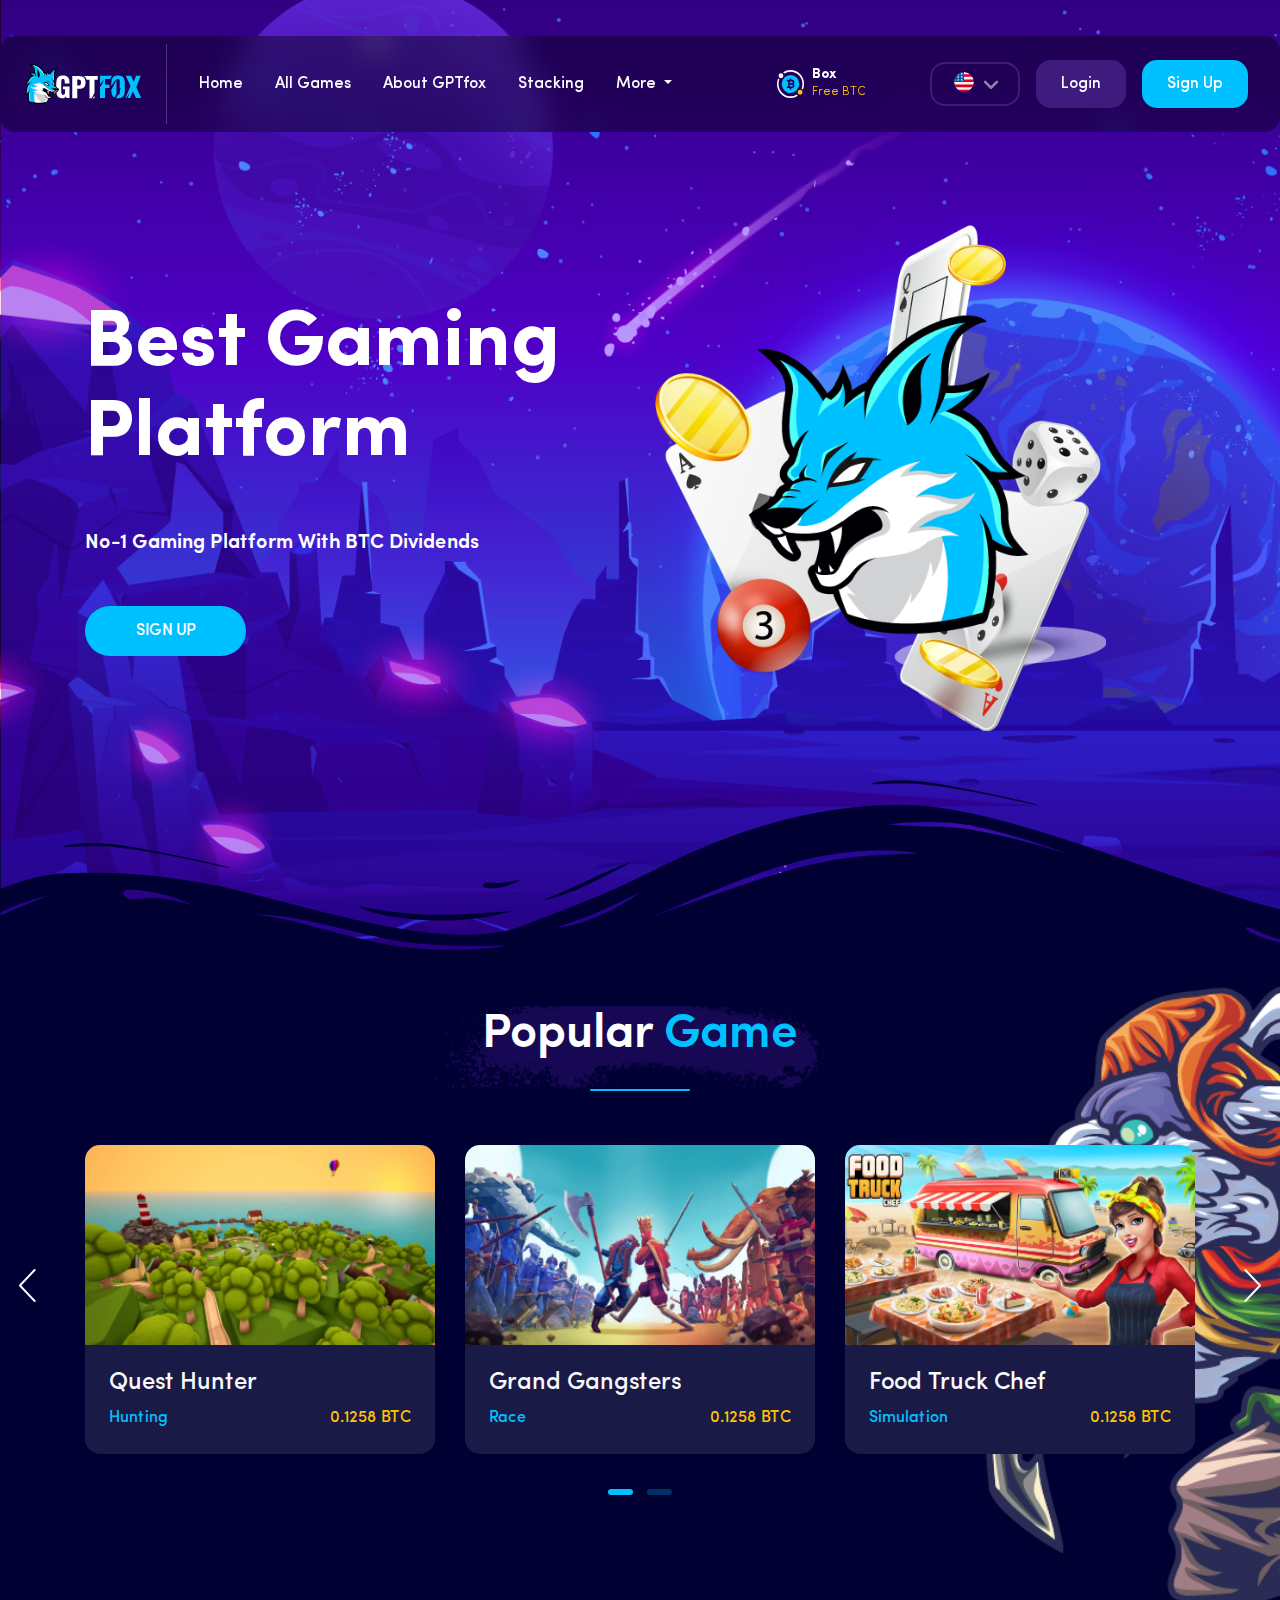
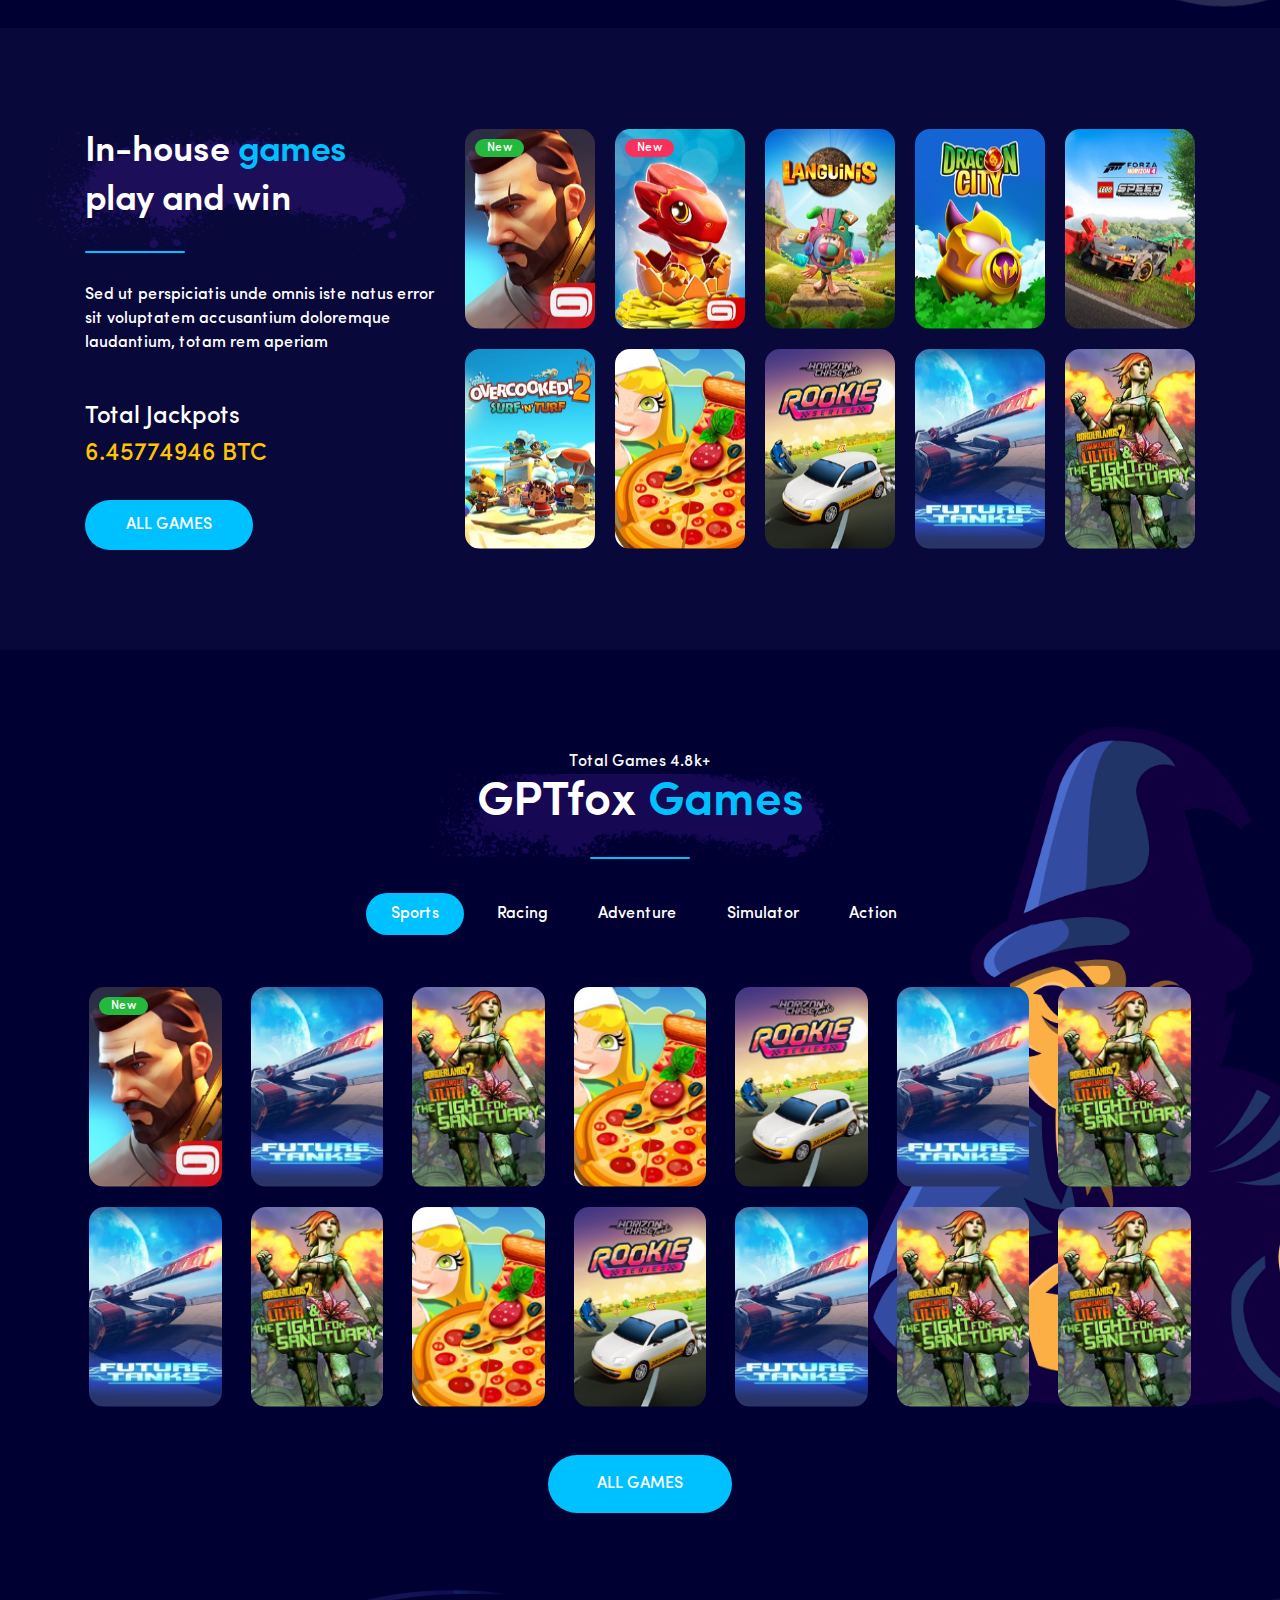
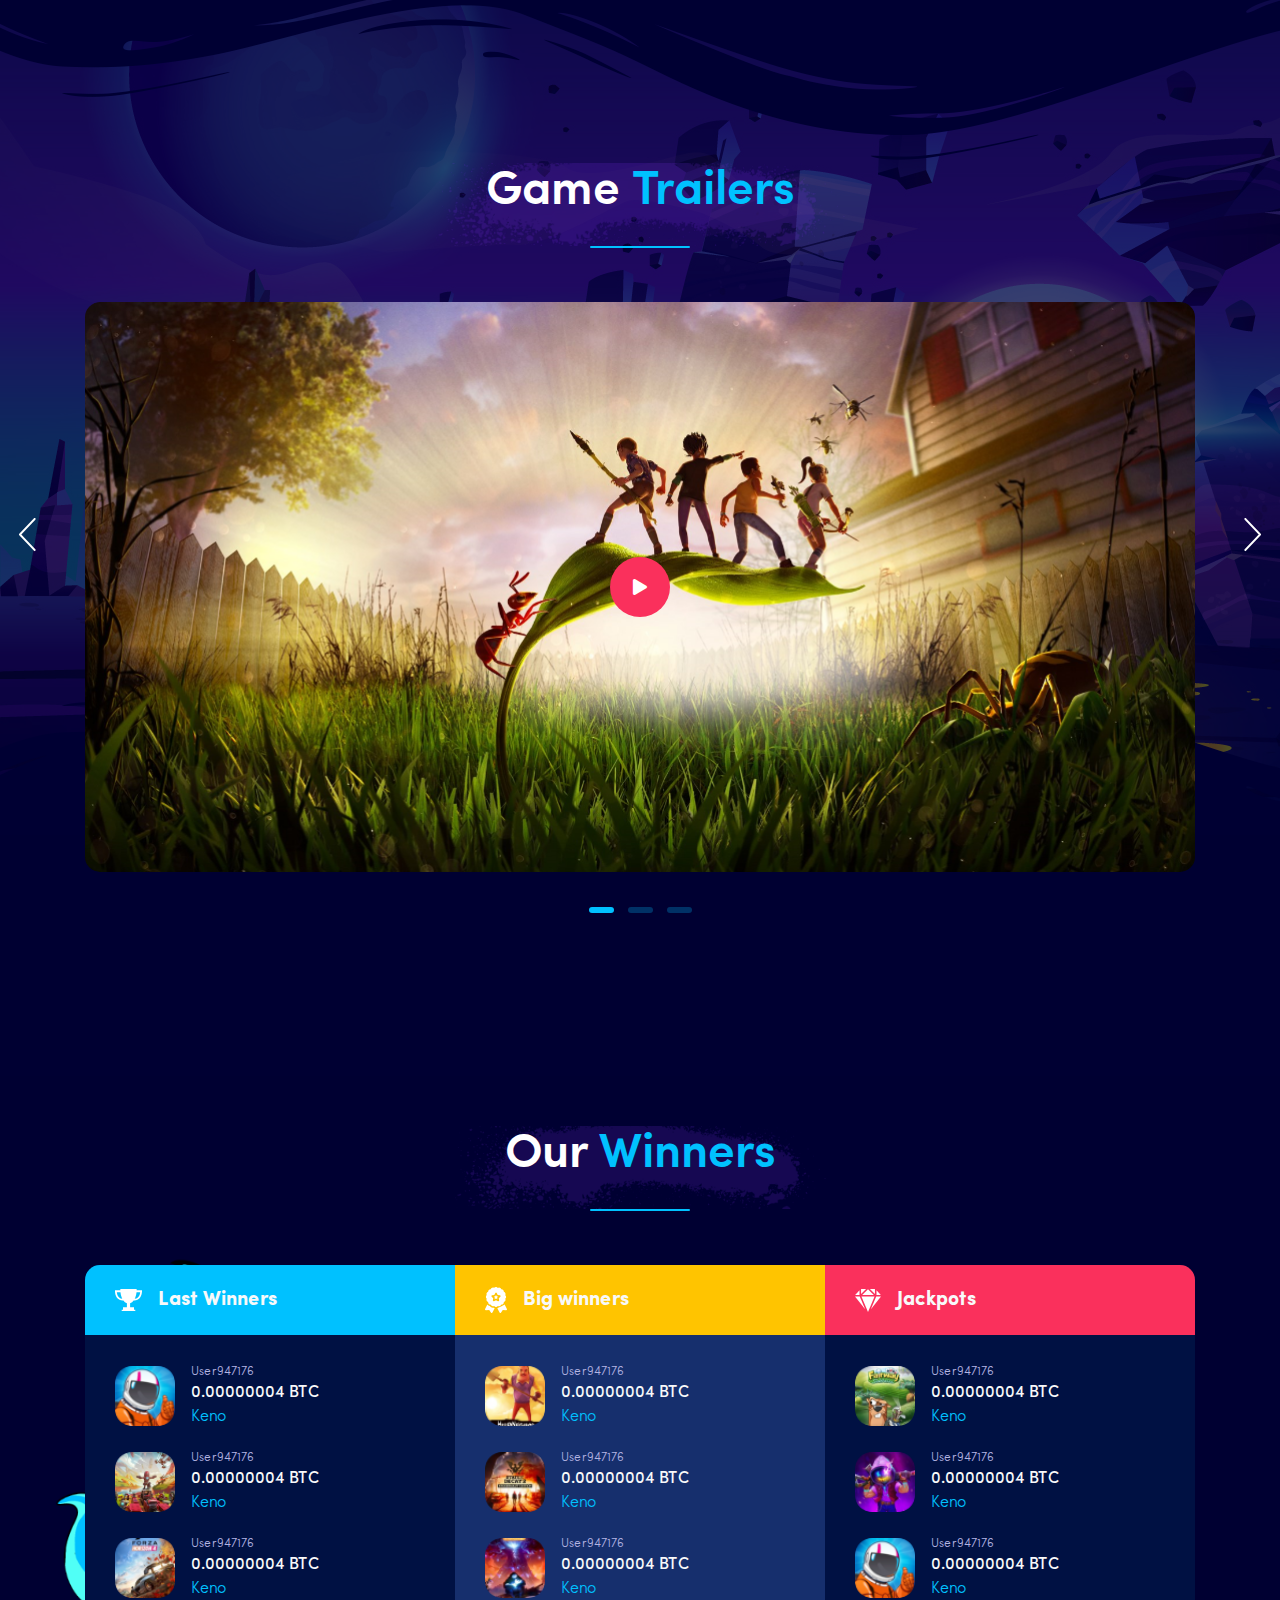
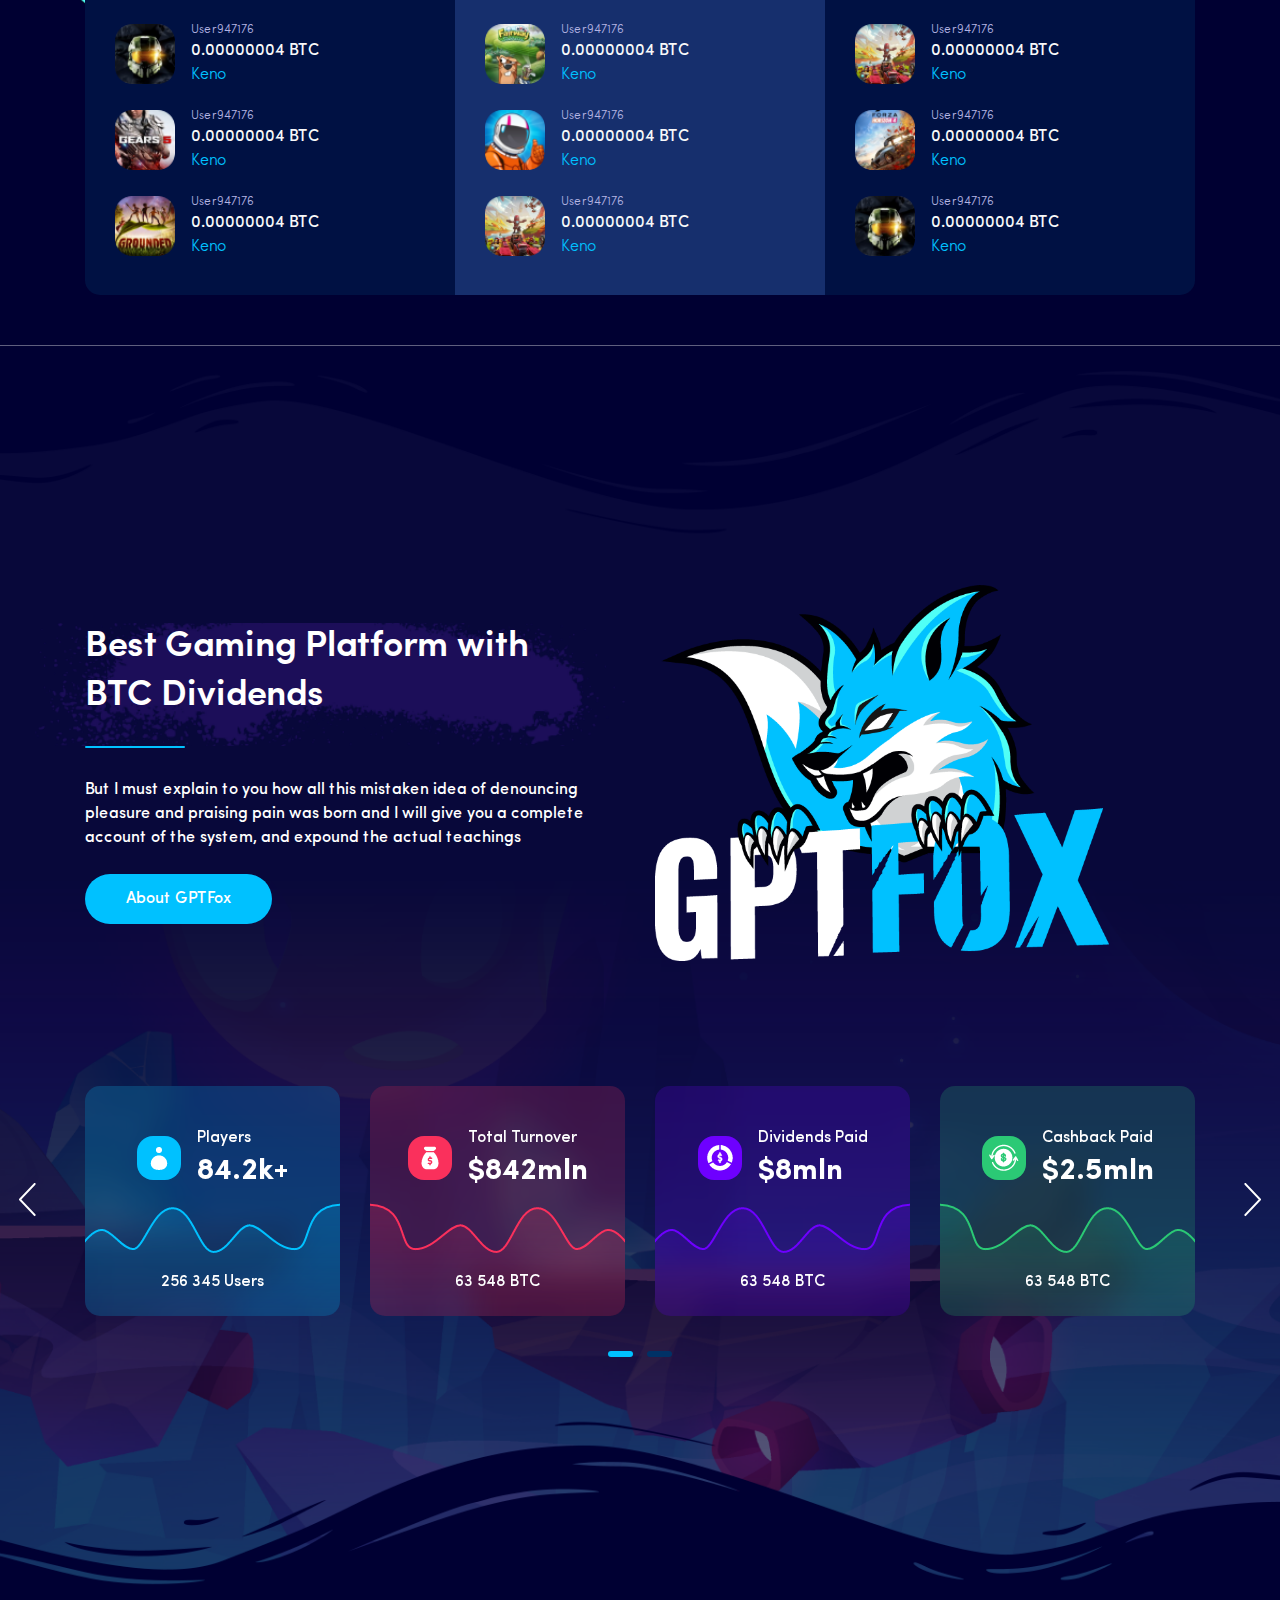
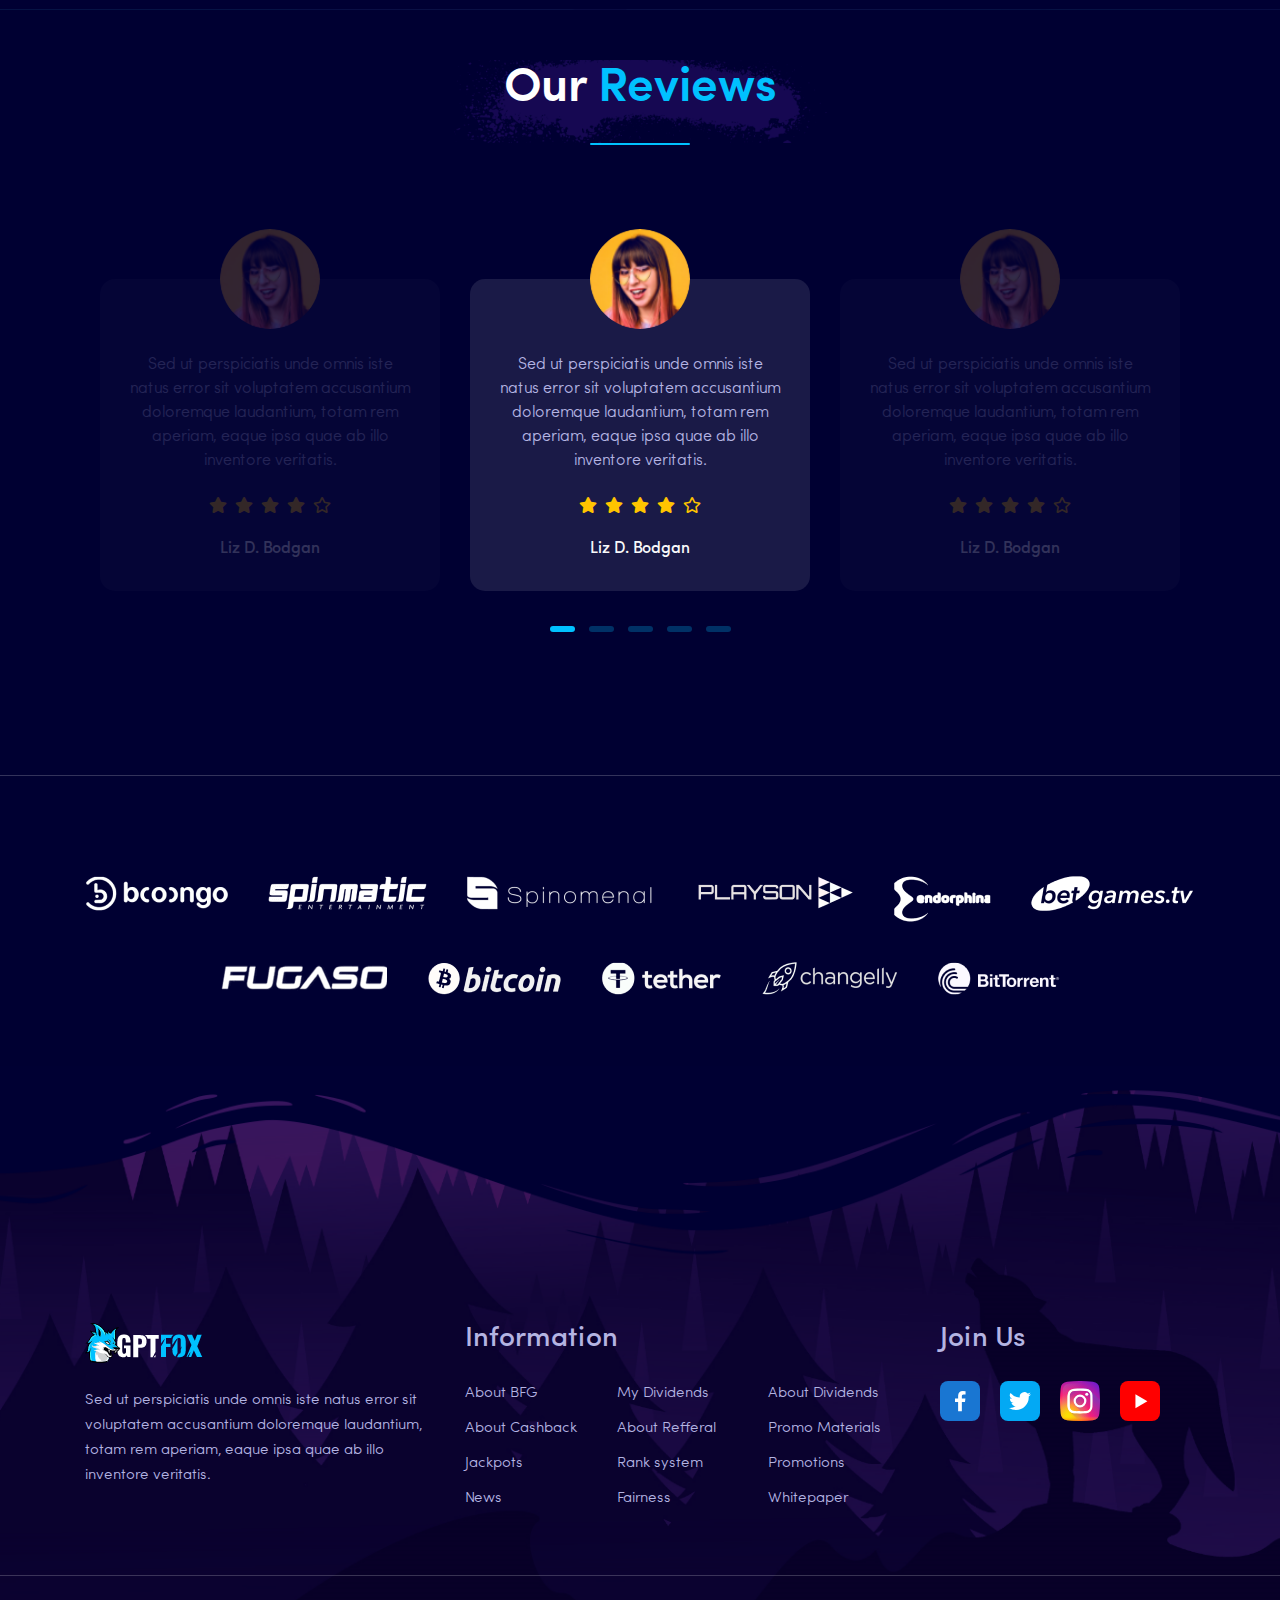
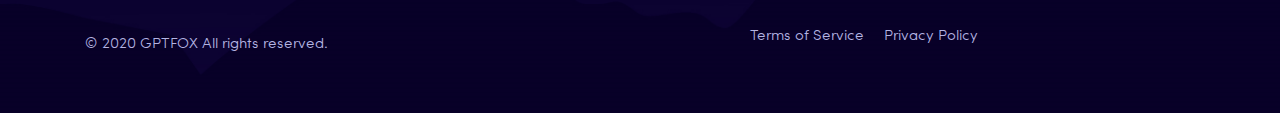
<file: index.html>
<!DOCTYPE html>
<!--[if lt IE 7]>      <html class="no-js lt-ie9 lt-ie8 lt-ie7"> <![endif]-->
<!--[if IE 7]>         <html class="no-js lt-ie9 lt-ie8" lang="en-US"> <![endif]-->
<!--[if IE 8]>         <html class="no-js lt-ie9" lang="en-US"> <![endif]-->
<!--[if gt IE 8]><!-->
<!--<![endif]-->
<!--[if gte IE 9] <style type="text/css"> .gradient {filter: none;}</style><![endif]-->
<!--[if !IE]><html lang="en"><![endif]-->
<html lang="en-US" class="no-js">

<head>
    <meta charset="UTF-8" />
    <meta http-equiv="X-UA-Compatible" content="IE=edge" />
    <!-- Required meta tags for responsive -->
    <meta name="viewport" content="width=device-width, initial-scale=1, shrink-to-fit=no" />
    <!-- The above 3 meta tags *must* come first in the head; any other head content must come *after* these tags -->
    <!-- Favicon and touch icons -->
    <link rel="icon" type="image/png" sizes="16x16" href="assets/img/favicon/favicon-16x16.png" />
    <meta name="misapplication-TileColor" content="#ffffff" />
    <meta name="theme-color" content="#ffffff" />
    <!-- Twitter Card data -->
    <meta name="twitter:card" content="" />
    <meta name="twitter:site" content="@twitter_username" />
    <meta name="twitter:title" content="" />
    <meta name="twitter:description" content="" />
    <meta name="twitter:image" content="" />
    <!-- Open Graph data -->
    <meta property="og:title" content="" />
    <meta property="og:type" content="article" />
    <meta property="og:url" content="" />
    <meta property="og:image" content="" />
    <meta property="og:description" content="" />
    <meta property="og:site_name" content="R" />
    <meta property="fb:admins" content="Facebook numeric ID" />
    <!-- gmail verification -->
    <meta name="google-site-verification" content="" />
    <!-- Website title -->
    <title>Home</title>
    <link rel="stylesheet" href="assets/css/all.css" />
    <link rel="stylesheet" href="assets/css/fonts-import.css" />
    <link rel="stylesheet" href="assets/css/normalize.min.css" />
    <link rel="stylesheet" href="assets/css/bootstrap.min.css" />
    <link rel="stylesheet" href="assets/css/select2.min.css" />
    <link rel="stylesheet" href="assets/css/owl.carousel.min.css" />
    <link rel="stylesheet" href="assets/css/owl.theme.default.css" />
    <!-- Main CSS -->
    <link rel="stylesheet" type="text/css" href="assets/css/style.css" />
    <!-- jQuery (necessary for jQuery plugins) -->
    <script src="assets/js/jquery-3.2.1.min.js"></script>
</head>

<body>
    <!-- Main Coding Start Here -->




    <!-- Markup for header -->
    <header class="header">
        <nav class="navbar py-0 py-lg-2 px-4 navbar-expand-lg">
            <a class="navbar-brand pr-4" href="index.html">
                <img src="assets/img/logo.png" alt="" class="img-fluid" />
            </a>
            <button class="navbar-toggler" type="button" data-toggle="collapse" data-target="#navbarSupportedContent"
                aria-controls="navbarSupportedContent" aria-expanded="false" aria-label="Toggle navigation">
                <i class="fas fa-bars text-light"></i>
            </button>

            <div class="collapse navbar-collapse" id="navbarSupportedContent">
                <ul class="navbar-nav navbar-left-panel mr-auto align-items-center">
                    <li class="nav-item active">
                        <a class="nav-link" href="#">Home</a>
                    </li>
                    <li class="nav-item">
                        <a class="nav-link" href="#">All Games</a>
                    </li>
                    <li class="nav-item">
                        <a class="nav-link" href="#">About GPTfox</a>
                    </li>
                    <li class="nav-item">
                        <a class="nav-link" href="#">Stacking</a>
                    </li>
                    <li class="nav-item dropdown">
                        <a class="nav-link dropdown-toggle" href="#" role="button" data-toggle="dropdown"
                            aria-haspopup="true" aria-expanded="false">
                            More
                        </a>
                        <div class="dropdown-menu">
                            <a class="dropdown-item" href="#">Action</a>
                            <a class="dropdown-item" href="#">Another action</a>
                            <div class="dropdown-divider"></div>
                            <a class="dropdown-item" href="#">Something else here</a>
                        </div>
                    </li>
                </ul>
                <ul class="navbar-nav navbar-right-panel align-items-center">
                    <li class="nav-item mr-4">
                        <a class="nav-link bit-coin d-flex align-items-center" href="#">
                            <img src="assets/img/bitcoin.svg" alt="" class="img-fluid mr-2" />
                            <div class="bit-coin-text">
                                <h6 class="mb-0">Box</h6>
                                <p class="mb-0">Free BTC</p>
                            </div>
                        </a>
                    </li>
                    <li class="nav-item">
                        <div class="nav-link px-0">
                            <select class="form-control" id="select-country">
                                <option value="united-states" data-img_src="./assets/img/united-states.png">1</option>
                                <option value="bangladesh" data-img_src="./assets/img/bangladesh-flag.jpg">2</option>
                                <option value="england" data-img_src="./assets/img/england.jpg">3</option>
                            </select>
                        </div>
                    </li>
                    <li class="nav-item">
                        <a class="nav-link btn-auth login" href="#">Login</a>
                    </li>
                    <li class="nav-item">
                        <a class="nav-link btn-auth sign-up" href="#">Sign Up</a>
                    </li>
                </ul>
            </div>
        </nav>
    </header>
    <!--/ Markup for header -->



    <!-- banner -->
    <section class="banner" style="background: url(./assets/img/banner-bg.png);">
        <div class="container">
            <div class="banner-content">
                <div class="row align-items-center">
                    <div class="col-lg-6 ">
                        <div class="banner-content-info">
                            <h2 class="banner-content-title mb-0">
                                Best Gaming <br />
                                Platform
                            </h2>
                            <p class="my-3 my-lg-5 banner-content-subTitle">No-1 Gaming Platform With BTC Dividends </p>
                            <a href="#" class="btn btn-gpt btn-lg text-uppercase">Sign Up</a>
                        </div>
                    </div>
                    <div class="col-lg-6">
                        <div class="banner-content-img mt-1 mt-lg-0">
                            <img src="assets/img/banner-info-img.png" alt="" class="img-fluid" />
                        </div>
                    </div>
                </div>
            </div>
        </div>
    </section>
    <!-- banner -->


    <!-- popular-games -->
    <section class="popular-games bg-blue-ultra-dark section-padding">
        <div class="container">
            <div class="section-head text-center">
                <h3 class="section-title">Popular <span class="special">Game</span></h3>
            </div>
            <div class="popular-games-list owl-theme  owl-carousel mt-5">
                <div class="games-list-item">
                    <div class="games-list-item-img">
                        <img src="assets/img/questHunter.png" alt="" class="img-fluid" />
                        <div class="games-list-item-img-overlay">
                            <button type="button" class="btn btn-light">
                                <i class="fas fa-play"></i>
                            </button>
                        </div>
                    </div>
                    <div class="games-list-item-content py-4 px-4">
                        <h4 class="game-name text-light">Quest Hunter</h4>
                        <p class="mb-0 d-flex justify-content-between">
                            <span class="text-main-color">Hunting</span>
                            <span class="text-subOrdinate-color">0.1258 BTC</span>
                        </p>
                    </div>
                </div>
                <div class="games-list-item">
                    <div class="games-list-item-img">
                        <img src="assets/img/Gangsters.png" alt="" class="img-fluid" />
                        <div class="games-list-item-img-overlay">
                            <button type="button" class="btn btn-light">
                                <i class="fas fa-play"></i>
                            </button>
                        </div>
                    </div>
                    <div class="games-list-item-content py-4 px-4">
                        <h4 class="game-name text-light">Grand Gangsters</h4>
                        <p class="mb-0 d-flex justify-content-between">
                            <span class="text-main-color">Race</span>
                            <span class="text-subOrdinate-color">0.1258 BTC</span>
                        </p>
                    </div>
                </div>
                <div class="games-list-item">
                    <div class="games-list-item-img">
                        <img src="assets/img/foodTruck.png" alt="" class="img-fluid" />
                        <div class="games-list-item-img-overlay">
                            <button type="button" class="btn btn-light">
                                <i class="fas fa-play"></i>
                            </button>
                        </div>
                    </div>
                    <div class="games-list-item-content py-4 px-4">
                        <h4 class="game-name text-light">Food Truck Chef</h4>
                        <p class="mb-0 d-flex justify-content-between">
                            <span class="text-main-color">Simulation‬</span>
                            <span class="text-subOrdinate-color">0.1258 BTC</span>
                        </p>
                    </div>
                </div>
                <div class="games-list-item">
                    <div class="games-list-item-img">
                        <img src="assets/img/Gangsters.png" alt="" class="img-fluid" />
                        <div class="games-list-item-img-overlay">
                            <button type="button" class="btn btn-light">
                                <i class="fas fa-play"></i>
                            </button>
                        </div>
                    </div>
                    <div class="games-list-item-content py-4 px-4">
                        <h4 class="game-name text-light">Grand Gangsters</h4>
                        <p class="mb-0 d-flex justify-content-between">
                            <span class="text-main-color">Race</span>
                            <span class="text-subOrdinate-color">0.1258 BTC</span>
                        </p>
                    </div>
                </div>
                <div class="games-list-item">
                    <div class="games-list-item-img">
                        <img src="assets/img/foodTruck.png" alt="" class="img-fluid" />
                        <div class="games-list-item-img-overlay">
                            <button type="button" class="btn btn-light">
                                <i class="fas fa-play"></i>
                            </button>
                        </div>
                    </div>
                    <div class="games-list-item-content py-4 px-4">
                        <h4 class="game-name text-light">Food Truck Chef</h4>
                        <p class="mb-0 d-flex justify-content-between">
                            <span class="text-main-color">Simulation‬</span>
                            <span class="text-subOrdinate-color">0.1258 BTC</span>
                        </p>
                    </div>
                </div>
                <div class="games-list-item">
                    <div class="games-list-item-img">
                        <img src="assets/img/Gangsters.png" alt="" class="img-fluid" />
                        <div class="games-list-item-img-overlay">
                            <button type="button" class="btn btn-light">
                                <i class="fas fa-play"></i>
                            </button>
                        </div>
                    </div>
                    <div class="games-list-item-content py-4 px-4">
                        <h4 class="game-name text-light">Grand Gangsters</h4>
                        <p class="mb-0 d-flex justify-content-between">
                            <span class="text-main-color">Race</span>
                            <span class="text-subOrdinate-color">0.1258 BTC</span>
                        </p>
                    </div>
                </div>
            </div>
        </div>
    </section>
    <!-- popular-games -->



    <!-- in-house-game -->
    <section class="in-house-game section-padding">
        <div class="container">
            <div class="row align-items-center">
                <div class="col-lg-4">
                    <div class="about-gaming-platform-content">
                        <div class="section-head text-left">
                            <h3 class="section-title">
                                In-house <span class="special">games</span>
                                play and win
                            </h3>
                            <p class="section-sub-title mt-4">
                                Sed ut perspiciatis unde omnis iste natus error sit voluptatem accusantium doloremque
                                laudantium, totam rem aperiam
                            </p>
                        </div>
                        <div class="total-jackpot mt-5">
                            <h4>Total Jackpots</h4>
                            <h4 class="text-subOrdinate-color">6.45774946 BTC</h4>
                        </div>
                        <a href="#" class="btn btn-gpt btn-gpt-lg text-uppercase mt-4">All Games</a>
                    </div>
                </div>
                <div class="col-lg-8">
                    <div class="game-grids">
                        <div class="game-grid-item">
                            <img src="assets/img/game-grids-1.png" alt="" class="img-fluid" />
                            <span class="game-status success">New</span>
                            <div class="game-grid-item-overlay">
                                <button type="button" class="btn btn-light">
                                    <i class="fas fa-play"></i>
                                </button>
                                <h6 class="text-light my-2">Horse Racing</h6>
                                <p class="text-main-color">Race</p>
                            </div>
                        </div>
                        <div class="game-grid-item">
                            <img src="assets/img/game-grids-2.png" alt="" class="img-fluid" />
                            <span class="game-status top-class">New</span>
                            <div class="game-grid-item-overlay">
                                <button type="button" class="btn btn-light">
                                    <i class="fas fa-play"></i>
                                </button>
                                <h6 class="text-light my-2">Horse Racing</h6>
                                <p class="text-main-color">Race</p>
                            </div>
                        </div>
                        <div class="game-grid-item">
                            <img src="assets/img/game-grids-3.png" alt="" class="img-fluid" />
                            <!-- <span class="game-status">New</span> -->
                            <div class="game-grid-item-overlay">
                                <button type="button" class="btn btn-light">
                                    <i class="fas fa-play"></i>
                                </button>
                                <h6 class="text-light my-2">Horse Racing</h6>
                                <p class="text-main-color">Race</p>
                            </div>
                        </div>
                        <div class="game-grid-item">
                            <img src="assets/img/game-grids-4.png" alt="" class="img-fluid" />
                            <!-- <span class="game-status">New</span> -->
                            <div class="game-grid-item-overlay">
                                <button type="button" class="btn btn-light">
                                    <i class="fas fa-play"></i>
                                </button>
                                <h6 class="text-light my-2">Horse Racing</h6>
                                <p class="text-main-color">Race</p>
                            </div>
                        </div>
                        <div class="game-grid-item">
                            <img src="assets/img/game-grids-5.png" alt="" class="img-fluid" />
                            <!-- <span class="game-status">New</span> -->
                            <div class="game-grid-item-overlay">
                                <button type="button" class="btn btn-light">
                                    <i class="fas fa-play"></i>
                                </button>
                                <h6 class="text-light my-2">Horse Racing</h6>
                                <p class="text-main-color">Race</p>
                            </div>
                        </div>
                        <div class="game-grid-item">
                            <img src="assets/img/game-grids-6.png" alt="" class="img-fluid" />
                            <!-- <span class="game-status">New</span> -->
                            <div class="game-grid-item-overlay">
                                <button type="button" class="btn btn-light">
                                    <i class="fas fa-play"></i>
                                </button>
                                <h6 class="text-light my-2">Horse Racing</h6>
                                <p class="text-main-color">Race</p>
                            </div>
                        </div>
                        <div class="game-grid-item">
                            <img src="assets/img/game-grids-7.png" alt="" class="img-fluid" />
                            <!-- <span class="game-status">New</span> -->
                            <div class="game-grid-item-overlay">
                                <button type="button" class="btn btn-light">
                                    <i class="fas fa-play"></i>
                                </button>
                                <h6 class="text-light my-2">Horse Racing</h6>
                                <p class="text-main-color">Race</p>
                            </div>
                        </div>
                        <div class="game-grid-item">
                            <img src="assets/img/game-grids-8.png" alt="" class="img-fluid" />
                            <!-- <span class="game-status">New</span> -->
                            <div class="game-grid-item-overlay">
                                <button type="button" class="btn btn-light">
                                    <i class="fas fa-play"></i>
                                </button>
                                <h6 class="text-light my-2">Horse Racing</h6>
                                <p class="text-main-color">Race</p>
                            </div>
                        </div>
                        <div class="game-grid-item">
                            <img src="assets/img/game-grids-9.png" alt="" class="img-fluid" />
                            <!-- <span class="game-status">New</span> -->
                            <div class="game-grid-item-overlay">
                                <button type="button" class="btn btn-light">
                                    <i class="fas fa-play"></i>
                                </button>
                                <h6 class="text-light my-2">Horse Racing</h6>
                                <p class="text-main-color">Race</p>
                            </div>
                        </div>
                        <div class="game-grid-item">
                            <img src="assets/img/game-grids-10.png" alt="" class="img-fluid" />
                            <!-- <span class="game-status">New</span> -->
                            <div class="game-grid-item-overlay">
                                <button type="button" class="btn btn-light">
                                    <i class="fas fa-play"></i>
                                </button>
                                <h6 class="text-light my-2">Horse Racing</h6>
                                <p class="text-main-color">Race</p>
                            </div>
                        </div>
                    </div>
                </div>
            </div>
        </div>
    </section>
    <!-- in-house-game -->





    <!-- gpt-fox-games -->
    <section class="gpt-fox-games section-padding">
        <div class="container">
            <div class="section-head text-center">
                <p class="section-subTitle text-light mb-0">Total Games 4.8k+</p>
                <h3 class="section-title">GPTfox <span class="special">Games</span></h3>
            </div>
            <div class="my-4 filter-options d-flex flex-wrap align-items-center justify-content-center">
                <button class="btn btn-gpt mx-2 my-1 px-4 py-2 btn-filter" type="button"
                    data-target="sports">Sports</button>
                <button class="btn my-1 px-4 py-2 btn-filter" type="button" data-target="racing">Racing</button>
                <button class="btn my-1 px-4 py-2 btn-filter" type="button" data-target="adventure">Adventure</button>
                <button class="btn my-1 px-4 py-2 btn-filter" type="button" data-target="simulator">Simulator</button>
                <button class="btn my-1 px-4 py-2 btn-filter" type="button" data-target="action">Action</button>
            </div>
            <div class="gpt-fox-games-panel filter-container mt-5">
                <div class="game-grid-item filter-item" data-category="sports">
                    <img src="assets/img/game-grids-1.png" alt="" class="img-fluid" />
                    <span class="game-status success">New</span>
                    <div class="game-grid-item-overlay">
                        <button type="button" class="btn btn-light">
                            <i class="fas fa-play"></i>
                        </button>
                        <h6 class="text-light my-2">Horse Racing</h6>
                        <p class="text-main-color">Race</p>
                    </div>
                </div>
                <div class="game-grid-item filter-item" data-category="racing">
                    <img src="assets/img/game-grids-2.png" alt="" class="img-fluid" />
                    <span class="game-status top-class">New</span>
                    <div class="game-grid-item-overlay">
                        <button type="button" class="btn btn-light">
                            <i class="fas fa-play"></i>
                        </button>
                        <h6 class="text-light my-2">Horse Racing</h6>
                        <p class="text-main-color">Race</p>
                    </div>
                </div>
                <div class="game-grid-item filter-item" data-category="simulator">
                    <img src="assets/img/game-grids-3.png" alt="" class="img-fluid" />
                    <!-- <span class="game-status">New</span> -->
                    <div class="game-grid-item-overlay">
                        <button type="button" class="btn btn-light">
                            <i class="fas fa-play"></i>
                        </button>
                        <h6 class="text-light my-2">Horse Racing</h6>
                        <p class="text-main-color">Race</p>
                    </div>
                </div>
                <div class="game-grid-item filter-item" data-category="action">
                    <img src="assets/img/game-grids-4.png" alt="" class="img-fluid" />
                    <!-- <span class="game-status">New</span> -->
                    <div class="game-grid-item-overlay">
                        <button type="button" class="btn btn-light">
                            <i class="fas fa-play"></i>
                        </button>
                        <h6 class="text-light my-2">Horse Racing</h6>
                        <p class="text-main-color">Race</p>
                    </div>
                </div>
                <div class="game-grid-item filter-item" data-category="action">
                    <img src="assets/img/game-grids-5.png" alt="" class="img-fluid" />
                    <!-- <span class="game-status">New</span> -->
                    <div class="game-grid-item-overlay">
                        <button type="button" class="btn btn-light">
                            <i class="fas fa-play"></i>
                        </button>
                        <h6 class="text-light my-2">Horse Racing</h6>
                        <p class="text-main-color">Race</p>
                    </div>
                </div>
                <div class="game-grid-item filter-item" data-category="simulator">
                    <img src="assets/img/game-grids-6.png" alt="" class="img-fluid" />
                    <!-- <span class="game-status">New</span> -->
                    <div class="game-grid-item-overlay">
                        <button type="button" class="btn btn-light">
                            <i class="fas fa-play"></i>
                        </button>
                        <h6 class="text-light my-2">Horse Racing</h6>
                        <p class="text-main-color">Race</p>
                    </div>
                </div>
                <div class="game-grid-item filter-item" data-category="action">
                    <img src="assets/img/game-grids-7.png" alt="" class="img-fluid" />
                    <!-- <span class="game-status">New</span> -->
                    <div class="game-grid-item-overlay">
                        <button type="button" class="btn btn-light">
                            <i class="fas fa-play"></i>
                        </button>
                        <h6 class="text-light my-2">Horse Racing</h6>
                        <p class="text-main-color">Race</p>
                    </div>
                </div>
                <div class="game-grid-item filter-item" data-category="simulator">
                    <img src="assets/img/game-grids-8.png" alt="" class="img-fluid" />
                    <!-- <span class="game-status">New</span> -->
                    <div class="game-grid-item-overlay">
                        <button type="button" class="btn btn-light">
                            <i class="fas fa-play"></i>
                        </button>
                        <h6 class="text-light my-2">Horse Racing</h6>
                        <p class="text-main-color">Race</p>
                    </div>
                </div>
                <div class="game-grid-item filter-item" data-category="sports">
                    <img src="assets/img/game-grids-9.png" alt="" class="img-fluid" />
                    <!-- <span class="game-status">New</span> -->
                    <div class="game-grid-item-overlay">
                        <button type="button" class="btn btn-light">
                            <i class="fas fa-play"></i>
                        </button>
                        <h6 class="text-light my-2">Horse Racing</h6>
                        <p class="text-main-color">Race</p>
                    </div>
                </div>
                <div class="game-grid-item filter-item" data-category="sports">
                    <img src="assets/img/game-grids-10.png" alt="" class="img-fluid" />
                    <!-- <span class="game-status">New</span> -->
                    <div class="game-grid-item-overlay">
                        <button type="button" class="btn btn-light">
                            <i class="fas fa-play"></i>
                        </button>
                        <h6 class="text-light my-2">Horse Racing</h6>
                        <p class="text-main-color">Race</p>
                    </div>
                </div>
                <div class="game-grid-item filter-item" data-category="sports">
                    <img src="assets/img/game-grids-7.png" alt="" class="img-fluid" />
                    <!-- <span class="game-status">New</span> -->
                    <div class="game-grid-item-overlay">
                        <button type="button" class="btn btn-light">
                            <i class="fas fa-play"></i>
                        </button>
                        <h6 class="text-light my-2">Horse Racing</h6>
                        <p class="text-main-color">Race</p>
                    </div>
                </div>
                <div class="game-grid-item filter-item" data-category="sports">
                    <img src="assets/img/game-grids-8.png" alt="" class="img-fluid" />
                    <!-- <span class="game-status">New</span> -->
                    <div class="game-grid-item-overlay">
                        <button type="button" class="btn btn-light">
                            <i class="fas fa-play"></i>
                        </button>
                        <h6 class="text-light my-2">Horse Racing</h6>
                        <p class="text-main-color">Race</p>
                    </div>
                </div>
                <div class="game-grid-item filter-item" data-category="sports">
                    <img src="assets/img/game-grids-9.png" alt="" class="img-fluid" />
                    <!-- <span class="game-status">New</span> -->
                    <div class="game-grid-item-overlay">
                        <button type="button" class="btn btn-light">
                            <i class="fas fa-play"></i>
                        </button>
                        <h6 class="text-light my-2">Horse Racing</h6>
                        <p class="text-main-color">Race</p>
                    </div>
                </div>
                <div class="game-grid-item filter-item" data-category="sports">
                    <img src="assets/img/game-grids-10.png" alt="" class="img-fluid" />
                    <!-- <span class="game-status">New</span> -->
                    <div class="game-grid-item-overlay">
                        <button type="button" class="btn btn-light">
                            <i class="fas fa-play"></i>
                        </button>
                        <h6 class="text-light my-2">Horse Racing</h6>
                        <p class="text-main-color">Race</p>
                    </div>
                </div>
                <div class="game-grid-item filter-item" data-category="sports">
                    <img src="assets/img/game-grids-9.png" alt="" class="img-fluid" />
                    <!-- <span class="game-status">New</span> -->
                    <div class="game-grid-item-overlay">
                        <button type="button" class="btn btn-light">
                            <i class="fas fa-play"></i>
                        </button>
                        <h6 class="text-light my-2">Horse Racing</h6>
                        <p class="text-main-color">Race</p>
                    </div>
                </div>
                <div class="game-grid-item filter-item" data-category="sports">
                    <img src="assets/img/game-grids-10.png" alt="" class="img-fluid" />
                    <!-- <span class="game-status">New</span> -->
                    <div class="game-grid-item-overlay">
                        <button type="button" class="btn btn-light">
                            <i class="fas fa-play"></i>
                        </button>
                        <h6 class="text-light my-2">Horse Racing</h6>
                        <p class="text-main-color">Race</p>
                    </div>
                </div>
                <div class="game-grid-item filter-item" data-category="sports">
                    <img src="assets/img/game-grids-7.png" alt="" class="img-fluid" />
                    <!-- <span class="game-status">New</span> -->
                    <div class="game-grid-item-overlay">
                        <button type="button" class="btn btn-light">
                            <i class="fas fa-play"></i>
                        </button>
                        <h6 class="text-light my-2">Horse Racing</h6>
                        <p class="text-main-color">Race</p>
                    </div>
                </div>
                <div class="game-grid-item filter-item" data-category="sports">
                    <img src="assets/img/game-grids-8.png" alt="" class="img-fluid" />
                    <!-- <span class="game-status">New</span> -->
                    <div class="game-grid-item-overlay">
                        <button type="button" class="btn btn-light">
                            <i class="fas fa-play"></i>
                        </button>
                        <h6 class="text-light my-2">Horse Racing</h6>
                        <p class="text-main-color">Race</p>
                    </div>
                </div>
                <div class="game-grid-item filter-item" data-category="sports">
                    <img src="assets/img/game-grids-9.png" alt="" class="img-fluid" />
                    <!-- <span class="game-status">New</span> -->
                    <div class="game-grid-item-overlay">
                        <button type="button" class="btn btn-light">
                            <i class="fas fa-play"></i>
                        </button>
                        <h6 class="text-light my-2">Horse Racing</h6>
                        <p class="text-main-color">Race</p>
                    </div>
                </div>
                <div class="game-grid-item filter-item" data-category="sports">
                    <img src="assets/img/game-grids-10.png" alt="" class="img-fluid" />
                    <!-- <span class="game-status">New</span> -->
                    <div class="game-grid-item-overlay">
                        <button type="button" class="btn btn-light">
                            <i class="fas fa-play"></i>
                        </button>
                        <h6 class="text-light my-2">Horse Racing</h6>
                        <p class="text-main-color">Race</p>
                    </div>
                </div>
                <div class="game-grid-item filter-item" data-category="sports">
                    <img src="assets/img/game-grids-10.png" alt="" class="img-fluid" />
                    <!-- <span class="game-status">New</span> -->
                    <div class="game-grid-item-overlay">
                        <button type="button" class="btn btn-light">
                            <i class="fas fa-play"></i>
                        </button>
                        <h6 class="text-light my-2">Horse Racing</h6>
                        <p class="text-main-color">Race</p>
                    </div>
                </div>
                <div class="game-grid-item filter-item" data-category="adventure">
                    <img src="assets/img/game-grids-10.png" alt="" class="img-fluid" />
                    <!-- <span class="game-status">New</span> -->
                    <div class="game-grid-item-overlay">
                        <button type="button" class="btn btn-light">
                            <i class="fas fa-play"></i>
                        </button>
                        <h6 class="text-light my-2">Horse Racing</h6>
                        <p class="text-main-color">Race</p>
                    </div>
                </div>
                <div class="game-grid-item filter-item" data-category="adventure">
                    <img src="assets/img/game-grids-3.png" alt="" class="img-fluid" />
                    <!-- <span class="game-status">New</span> -->
                    <div class="game-grid-item-overlay">
                        <button type="button" class="btn btn-light">
                            <i class="fas fa-play"></i>
                        </button>
                        <h6 class="text-light my-2">Horse Racing</h6>
                        <p class="text-main-color">Race</p>
                    </div>
                </div>
            </div>
            <div class="btn-all-games text-center mt-5">
                <a href="#" class="btn btn-gpt py-3 px-5 text-uppercase">All Games</a>
            </div>
        </div>
    </section>
    <!--/ gpt-fox-games -->




    <!-- game-trailer -->
    <section class="game-trailer section-padding" style="background-image: url(./assets/img/game-trailer-bg.png);">
        <div class="container">
            <div class="section-head text-center">
                <h3 class="section-title">Game <span class="special">Trailers</span></h3>
            </div>
            <div class="game-trailer-carousel owl-theme  owl-carousel mt-5">
                <div class="game-trailer-carousel-item">
                    <img src="assets/img/game-trailer.png" alt="" class="img-fluid" />
                    <div class="game-trailer-carousel-item-overlay">
                        <button type="button" class="btn btn-light">
                            <i class="fas fa-play"></i>
                        </button>
                    </div>
                </div>
                <div class="game-trailer-carousel-item">
                    <img src="assets/img/game-trailer.png" alt="" class="img-fluid" />
                    <div class="game-trailer-carousel-item-overlay">
                        <button type="button" class="btn btn-light">
                            <i class="fas fa-play"></i>
                        </button>
                    </div>
                </div>
                <div class="game-trailer-carousel-item">
                    <img src="assets/img/game-trailer.png" alt="" class="img-fluid" />
                    <div class="game-trailer-carousel-item-overlay">
                        <button type="button" class="btn btn-light">
                            <i class="fas fa-play"></i>
                        </button>
                    </div>
                </div>
            </div>
        </div>
    </section>
    <!-- game-trailer -->




    <!-- our-winner -->
    <section class="our-winner section-padding">
        <div class="container">
            <div class="section-head text-center">
                <h3 class="section-title">Our <span class="special">Winners</span></h3>
            </div>
            <div class="winner-list-grids mt-5">
                <div class="winner-list-grid-item">
                    <h3 class="winner-list-grid-title d-flex align-items-center text-light">
                        <img src="assets/img/trophy-cup-silhouette.svg" alt="" class="img-fluid mr-3" />
                        Last Winners
                    </h3>
                    <ul class="winner-list list-unstyled">
                        <li class="d-flex align-items-center">
                            <img src="assets/img/winner-game-1.png" alt="" class="game-img img-fluid mr-3" />
                            <div class="winner-info">
                                <p class="mb-0 text-light user-id"> User947176</p>
                                <h5 class="mb-0 text-light">0.00000004 BTC</h5>
                                <p class="mb-0 text-main-color">Keno</p>
                            </div>
                        </li>
                        <li class="d-flex align-items-center">
                            <img src="assets/img/winner-game-2.png" alt="" class="game-img img-fluid mr-3" />
                            <div class="winner-info">
                                <p class="mb-0 text-light user-id"> User947176</p>
                                <h5 class="mb-0 text-light">0.00000004 BTC</h5>
                                <p class="mb-0 text-main-color">Keno</p>
                            </div>
                        </li>
                        <li class="d-flex align-items-center">
                            <img src="assets/img/winner-game-3.png" alt="" class="game-img img-fluid mr-3" />
                            <div class="winner-info">
                                <p class="mb-0 text-light user-id"> User947176</p>
                                <h5 class="mb-0 text-light">0.00000004 BTC</h5>
                                <p class="mb-0 text-main-color">Keno</p>
                            </div>
                        </li>
                        <li class="d-flex align-items-center">
                            <img src="assets/img/winner-game-4.png" alt="" class="game-img img-fluid mr-3" />
                            <div class="winner-info">
                                <p class="mb-0 text-light user-id"> User947176</p>
                                <h5 class="mb-0 text-light">0.00000004 BTC</h5>
                                <p class="mb-0 text-main-color">Keno</p>
                            </div>
                        </li>
                        <li class="d-flex align-items-center">
                            <img src="assets/img/winner-game-5.png" alt="" class="game-img img-fluid mr-3" />
                            <div class="winner-info">
                                <p class="mb-0 text-light user-id"> User947176</p>
                                <h5 class="mb-0 text-light">0.00000004 BTC</h5>
                                <p class="mb-0 text-main-color">Keno</p>
                            </div>
                        </li>
                        <li class="d-flex align-items-center">
                            <img src="assets/img/winner-game-6.png" alt="" class="game-img img-fluid mr-3" />
                            <div class="winner-info">
                                <p class="mb-0 text-light user-id"> User947176</p>
                                <h5 class="mb-0 text-light">0.00000004 BTC</h5>
                                <p class="mb-0 text-main-color">Keno</p>
                            </div>
                        </li>
                    </ul>
                </div>
                <div class="winner-list-grid-item">
                    <h3 class="winner-list-grid-title d-flex align-items-center text-light">
                        <img src="assets/img/reward.svg" alt="" class="img-fluid mr-3" />
                        Big winners
                    </h3>
                    <ul class="winner-list list-unstyled">
                        <li class="d-flex align-items-center">
                            <img src="assets/img/winner-game-7.png" alt="" class="game-img img-fluid mr-3" />
                            <div class="winner-info">
                                <p class="mb-0 text-light user-id"> User947176</p>
                                <h5 class="mb-0 text-light">0.00000004 BTC</h5>
                                <p class="mb-0 text-main-color">Keno</p>
                            </div>
                        </li>
                        <li class="d-flex align-items-center">
                            <img src="assets/img/winner-game-8.png" alt="" class="game-img img-fluid mr-3" />
                            <div class="winner-info">
                                <p class="mb-0 text-light user-id"> User947176</p>
                                <h5 class="mb-0 text-light">0.00000004 BTC</h5>
                                <p class="mb-0 text-main-color">Keno</p>
                            </div>
                        </li>
                        <li class="d-flex align-items-center">
                            <img src="assets/img/winner-game-9.png" alt="" class="game-img img-fluid mr-3" />
                            <div class="winner-info">
                                <p class="mb-0 text-light user-id"> User947176</p>
                                <h5 class="mb-0 text-light">0.00000004 BTC</h5>
                                <p class="mb-0 text-main-color">Keno</p>
                            </div>
                        </li>
                        <li class="d-flex align-items-center">
                            <img src="assets/img/winner-game-10.png" alt="" class="game-img img-fluid mr-3" />
                            <div class="winner-info">
                                <p class="mb-0 text-light user-id"> User947176</p>
                                <h5 class="mb-0 text-light">0.00000004 BTC</h5>
                                <p class="mb-0 text-main-color">Keno</p>
                            </div>
                        </li>
                        <li class="d-flex align-items-center">
                            <img src="assets/img/winner-game-1.png" alt="" class="game-img img-fluid mr-3" />
                            <div class="winner-info">
                                <p class="mb-0 text-light user-id"> User947176</p>
                                <h5 class="mb-0 text-light">0.00000004 BTC</h5>
                                <p class="mb-0 text-main-color">Keno</p>
                            </div>
                        </li>
                        <li class="d-flex align-items-center">
                            <img src="assets/img/winner-game-2.png" alt="" class="game-img img-fluid mr-3" />
                            <div class="winner-info">
                                <p class="mb-0 text-light user-id"> User947176</p>
                                <h5 class="mb-0 text-light">0.00000004 BTC</h5>
                                <p class="mb-0 text-main-color">Keno</p>
                            </div>
                        </li>
                    </ul>
                </div>
                <div class="winner-list-grid-item">
                    <h3 class="winner-list-grid-title d-flex align-items-center text-light">
                        <img src="assets/img/diamond.svg" alt="" class="img-fluid mr-3" />
                        Jackpots
                    </h3>
                    <ul class="winner-list list-unstyled">
                        <li class="d-flex align-items-center">
                            <img src="assets/img/winner-game-10.png" alt="" class="game-img img-fluid mr-3" />
                            <div class="winner-info">
                                <p class="mb-0 text-light user-id"> User947176</p>
                                <h5 class="mb-0 text-light">0.00000004 BTC</h5>
                                <p class="mb-0 text-main-color">Keno</p>
                            </div>
                        </li>
                        <li class="d-flex align-items-center">
                            <img src="assets/img/winner-game-11.png" alt="" class="game-img img-fluid mr-3" />
                            <div class="winner-info">
                                <p class="mb-0 text-light user-id"> User947176</p>
                                <h5 class="mb-0 text-light">0.00000004 BTC</h5>
                                <p class="mb-0 text-main-color">Keno</p>
                            </div>
                        </li>
                        <li class="d-flex align-items-center">
                            <img src="assets/img/winner-game-1.png" alt="" class="game-img img-fluid mr-3" />
                            <div class="winner-info">
                                <p class="mb-0 text-light user-id"> User947176</p>
                                <h5 class="mb-0 text-light">0.00000004 BTC</h5>
                                <p class="mb-0 text-main-color">Keno</p>
                            </div>
                        </li>
                        <li class="d-flex align-items-center">
                            <img src="assets/img/winner-game-2.png" alt="" class="game-img img-fluid mr-3" />
                            <div class="winner-info">
                                <p class="mb-0 text-light user-id"> User947176</p>
                                <h5 class="mb-0 text-light">0.00000004 BTC</h5>
                                <p class="mb-0 text-main-color">Keno</p>
                            </div>
                        </li>
                        <li class="d-flex align-items-center">
                            <img src="assets/img/winner-game-3.png" alt="" class="game-img img-fluid mr-3" />
                            <div class="winner-info">
                                <p class="mb-0 text-light user-id"> User947176</p>
                                <h5 class="mb-0 text-light">0.00000004 BTC</h5>
                                <p class="mb-0 text-main-color">Keno</p>
                            </div>
                        </li>
                        <li class="d-flex align-items-center">
                            <img src="assets/img/winner-game-4.png" alt="" class="game-img img-fluid mr-3" />
                            <div class="winner-info">
                                <p class="mb-0 text-light user-id"> User947176</p>
                                <h5 class="mb-0 text-light">0.00000004 BTC</h5>
                                <p class="mb-0 text-main-color">Keno</p>
                            </div>
                        </li>
                    </ul>
                </div>
            </div>
        </div>
    </section>
    <!-- our-winner -->



    <!-- gaming-platform -->
    <section class="gaming-platform section-padding"
        style="background-image: url(./assets/img/gaming-platform-bg.png);">
        <div class="about-gaming-platform">
            <div class="container">
                <div class="row align-items-center">
                    <div class="col-lg-6">
                        <div class="about-gaming-platform-content">
                            <div class="section-head text-left">
                                <h3 class="section-title">
                                    Best Gaming Platform with BTC Dividends
                                </h3>
                                <p class="section-sub-title my-4">
                                    But I must explain to you how all this mistaken idea of denouncing pleasure and
                                    praising pain was born and I will give you a complete account of the system, and
                                    expound the actual teachings
                                </p>
                            </div>
                            <a href="#" class="btn btn-gpt btn-gpt-lg">About GPTFox</a>
                        </div>
                    </div>
                    <div class="col-lg-6">
                        <div class="about-gaming-platform-img mt-3 mt-lg-0 text-center text-lg-left">
                            <img src="assets/img/about-gptfox.png" alt="" class="img-fluid d-inline-block" />
                        </div>
                    </div>
                </div>
            </div>
        </div>
        <div class="about-gaming-statistics">
            <div class="container">
                <div class="gaming-statistics-carousel owl-theme  owl-carousel">
                    <div class="gaming-statistics-item bg-blue">
                        <div class="statistics-item-info d-flex align-items-center justify-content-center">
                            <img src="assets/img/user-player.png" alt="" class="img-fluid mr-3" />
                            <div class="statistics-item-content">
                                <p class="mb-1"> Players</p>
                                <h4 class="mb-0">84.2k+</h4>
                            </div>
                        </div>
                        <p class="mb-0 text-center">256 345 Users</p>
                    </div>
                    <div class="gaming-statistics-item bg-red">
                        <div class="statistics-item-info d-flex align-items-center justify-content-center">
                            <img src="assets/img/money-tag.png" alt="" class="img-fluid mr-3" />
                            <div class="statistics-item-content">
                                <p class="mb-1"> Total Turnover</p>
                                <h4 class="mb-0">$842mln</h4>
                            </div>
                        </div>
                        <p class="mb-0 text-center">63 548 BTC</p>
                    </div>
                    <div class="gaming-statistics-item bg-purple">
                        <div class="statistics-item-info d-flex align-items-center justify-content-center">
                            <img src="assets/img/paid-tag.png" alt="" class="img-fluid mr-3" />
                            <div class="statistics-item-content">
                                <p class="mb-1"> Dividends Paid</p>
                                <h4 class="mb-0">$8mln</h4>
                            </div>
                        </div>
                        <p class="mb-0 text-center">63 548 BTC</p>
                    </div>
                    <div class="gaming-statistics-item bg-green">
                        <div class="statistics-item-info d-flex align-items-center justify-content-center">
                            <img src="assets/img/cashback.png" alt="" class="img-fluid mr-3" />
                            <div class="statistics-item-content">
                                <p class="mb-1"> Cashback Paid</p>
                                <h4 class="mb-0">$2.5mln</h4>
                            </div>
                        </div>
                        <p class="mb-0 text-center">63 548 BTC</p>
                    </div>
                    <div class="gaming-statistics-item bg-purple">
                        <div class="statistics-item-info d-flex align-items-center justify-content-center">
                            <img src="assets/img/paid-tag.png" alt="" class="img-fluid mr-3" />
                            <div class="statistics-item-content">
                                <p class="mb-1"> Dividends Paid</p>
                                <h4 class="mb-0">$8mln</h4>
                            </div>
                        </div>
                        <p class="mb-0 text-center">63 548 BTC</p>
                    </div>
                </div>
            </div>
        </div>
    </section>
    <!-- gaming-platform -->




    <!-- our-reviews -->
    <section class="our-reviews section-padding">
        <div class="container-fluid">
            <div class="section-head text-center">
                <h3 class="section-title">Our <span class="special">Reviews</span></h3>
            </div>
            <div class="our-reviews-carousel owl-theme owl-carousel mt-5">
                <div class="reviews-carousel-item">
                    <img src="assets/img/review-1.png" alt="" class="user-img img-fluid mb-4" />
                    <p class="mb-0 text-light review-content">
                        Sed ut perspiciatis unde omnis iste natus error sit voluptatem accusantium doloremque
                        laudantium, totam rem aperiam, eaque ipsa quae ab illo inventore veritatis.
                    </p>
                    <div class="rates d-flex justify-content-center my-4">
                        <i class="fas fa-star mx-1"></i>
                        <i class="fas fa-star mx-1"></i>
                        <i class="fas fa-star mx-1"></i>
                        <i class="fas fa-star mx-1"></i>
                        <i class="far fa-star mx-1"></i>
                    </div>
                    <p class="mb-0 text-light">Liz D. Bodgan</p>
                </div>
                <div class="reviews-carousel-item">
                    <img src="assets/img/review-1.png" alt="" class="user-img img-fluid mb-4" />
                    <p class="mb-0 text-light review-content">
                        Sed ut perspiciatis unde omnis iste natus error sit voluptatem accusantium doloremque
                        laudantium, totam rem aperiam, eaque ipsa quae ab illo inventore veritatis.
                    </p>
                    <div class="rates d-flex justify-content-center my-4">
                        <i class="fas fa-star mx-1"></i>
                        <i class="fas fa-star mx-1"></i>
                        <i class="fas fa-star mx-1"></i>
                        <i class="fas fa-star mx-1"></i>
                        <i class="far fa-star mx-1"></i>
                    </div>
                    <p class="mb-0 text-light">Liz D. Bodgan</p>
                </div>
                <div class="reviews-carousel-item">
                    <img src="assets/img/review-1.png" alt="" class="user-img img-fluid mb-4" />
                    <p class="mb-0 text-light review-content">
                        Sed ut perspiciatis unde omnis iste natus error sit voluptatem accusantium doloremque
                        laudantium, totam rem aperiam, eaque ipsa quae ab illo inventore veritatis.
                    </p>
                    <div class="rates d-flex justify-content-center my-4">
                        <i class="fas fa-star mx-1"></i>
                        <i class="fas fa-star mx-1"></i>
                        <i class="fas fa-star mx-1"></i>
                        <i class="fas fa-star mx-1"></i>
                        <i class="far fa-star mx-1"></i>
                    </div>
                    <p class="mb-0 text-light">Liz D. Bodgan</p>
                </div>
                <div class="reviews-carousel-item">
                    <img src="assets/img/review-1.png" alt="" class="user-img img-fluid mb-4" />
                    <p class="mb-0 text-light review-content">
                        Sed ut perspiciatis unde omnis iste natus error sit voluptatem accusantium doloremque
                        laudantium, totam rem aperiam, eaque ipsa quae ab illo inventore veritatis.
                    </p>
                    <div class="rates d-flex justify-content-center my-4">
                        <i class="fas fa-star mx-1"></i>
                        <i class="fas fa-star mx-1"></i>
                        <i class="fas fa-star mx-1"></i>
                        <i class="fas fa-star mx-1"></i>
                        <i class="far fa-star mx-1"></i>
                    </div>
                    <p class="mb-0 text-light">Liz D. Bodgan</p>
                </div>
                <div class="reviews-carousel-item">
                    <img src="assets/img/review-1.png" alt="" class="user-img img-fluid mb-4" />
                    <p class="mb-0 text-light review-content">
                        Sed ut perspiciatis unde omnis iste natus error sit voluptatem accusantium doloremque
                        laudantium, totam rem aperiam, eaque ipsa quae ab illo inventore veritatis.
                    </p>
                    <div class="rates d-flex justify-content-center my-4">
                        <i class="fas fa-star mx-1"></i>
                        <i class="fas fa-star mx-1"></i>
                        <i class="fas fa-star mx-1"></i>
                        <i class="fas fa-star mx-1"></i>
                        <i class="far fa-star mx-1"></i>
                    </div>
                    <p class="mb-0 text-light">Liz D. Bodgan</p>
                </div>
            </div>
        </div>
    </section>
    <!-- our-reviews -->




    <!-- our-clients -->
    <div class="our-clients section-padding">
        <div class="container">
            <div class="client-grids">
                <div class="client-grid-item">
                    <img src="assets/img/bcongo.png" alt="" class="img-fluid" />
                </div>
                <div class="client-grid-item">
                    <img src="assets/img/cl-1.png" alt="" class="img-fluid" />
                </div>
                <div class="client-grid-item">
                    <img src="assets/img/cl-2.png" alt="" class="img-fluid" />
                </div>
                <div class="client-grid-item">
                    <img src="assets/img/cl-3.png" alt="" class="img-fluid" />
                </div>
                <div class="client-grid-item">
                    <img src="assets/img/cl-4.png" alt="" class="img-fluid" />
                </div>
                <div class="client-grid-item">
                    <img src="assets/img/cl-5.png" alt="" class="img-fluid" />
                </div>
                <div class="client-grid-item">
                    <img src="assets/img/cl-6.png" alt="" class="img-fluid" />
                </div>
                <div class="client-grid-item">
                    <img src="assets/img/cl-7.png" alt="" class="img-fluid" />
                </div>
                <div class="client-grid-item">
                    <img src="assets/img/cl-8.png" alt="" class="img-fluid" />
                </div>
                <div class="client-grid-item">
                    <img src="assets/img/cl-9.png" alt="" class="img-fluid" />
                </div>
                <div class="client-grid-item">
                    <img src="assets/img/cl-10.png" alt="" class="img-fluid" />
                </div>
            </div>
        </div>
    </div>
    <!-- our-clients -->




    <!-- footer -->
    <footer class="footer" style="background-image : url(./assets/img/footer-bg.png)">
        <div class="footer-top py-5 text-center text-lg-left">
            <div class="container">
                <div class="row">
                    <div class="col-lg-4">
                        <div class="footer-box mb-4 mb-lg-0">
                            <div class="footer-title mb-4">
                                <a href="#">
                                    <img src="assets/img/logo.png" alt="" class="img-fluid" />
                                </a>
                            </div>
                            <p class="about-gpt">
                                Sed ut perspiciatis unde omnis iste natus error sit voluptatem accusantium doloremque
                                laudantium, totam rem aperiam, eaque ipsa quae ab illo inventore veritatis.
                            </p>
                        </div>
                    </div>
                    <div class="col-lg-5">
                        <div class="footer-box mb-4 mb-lg-0">
                            <h3 class="footer-title mb-4">
                                Information
                            </h3>
                            <ul class="list-unstyled information-list">
                                <li><a href="#">About BFG</a></li>
                                <li><a href="#">My Dividends</a></li>
                                <li><a href="#">About Dividends</a></li>
                                <li><a href="#">About Cashback</a></li>
                                <li><a href="#">About Refferal</a></li>
                                <li><a href="#">Promo Materials</a></li>
                                <li><a href="#">Jackpots</a></li>
                                <li><a href="#">Rank system</a></li>
                                <li><a href="#">Promotions</a></li>
                                <li><a href="#">News</a></li>
                                <li><a href="#">Fairness</a></li>
                                <li><a href="#">Whitepaper</a></li>
                            </ul>
                        </div>
                    </div>
                    <div class="col-lg-3">
                        <div class="footer-box mb-3">
                            <h3 class="footer-title mb-4">
                                Join Us
                            </h3>
                            <ul
                                class="list-unstyled social-icon d-flex align-items-center justify-content-center justify-content-lg-start">
                                <li><a href="#"><img src="assets/img/facebook.svg" alt="" class="img-fluid" /></a></li>
                                <li><a href="#"><img src="assets/img/twitter.svg" alt="" class="img-fluid" /></a></li>
                                <li><a href="#"><img src="assets/img/instagram.svg" alt="" class="img-fluid" /></a></li>
                                <li><a href="#"><img src="assets/img/youtube.svg" alt="" class="img-fluid" /></a></li>
                            </ul>
                        </div>
                    </div>
                </div>
            </div>
        </div>
        <div class="footer-bottom py-5">
            <div class="container">
                <div class="footer-bottom-grids text-center text-lg-left">
                    <div class="row align-items-center">
                        <div class="col-lg-7">
                            <p class="mb-3 mb-lg-0"> &#169; 2020 GPTFOX All rights reserved.</p>
                        </div>
                        <div class="col-lg-5">
                            <ul
                                class="list-unstyled terms-list d-flex align-items-center justify-content-center justify-content-lg-start">
                                <li><a href="#">Terms of Service</a></li>
                                <li><a href="#">Privacy Policy</a></li>
                            </ul>
                        </div>
                    </div>
                </div>
            </div>
        </div>
    </footer>
    <!-- footer -->



    <!-- Main Coding End -->
    <!-- Include all compiled plugins (below), or include individual files as needed -->
    <script src="assets/js/bootstrap.bundle.min.js"></script>
    <script src="assets/js/select2.min.js"></script>
    <script src="assets/js/owl.carousel.min.js"></script>
    <script src="assets/js/petty-filter.js"></script>
    <!-- Script JS -->
    <script src="assets/js/script.js"></script>
</body>

</html>
</file>
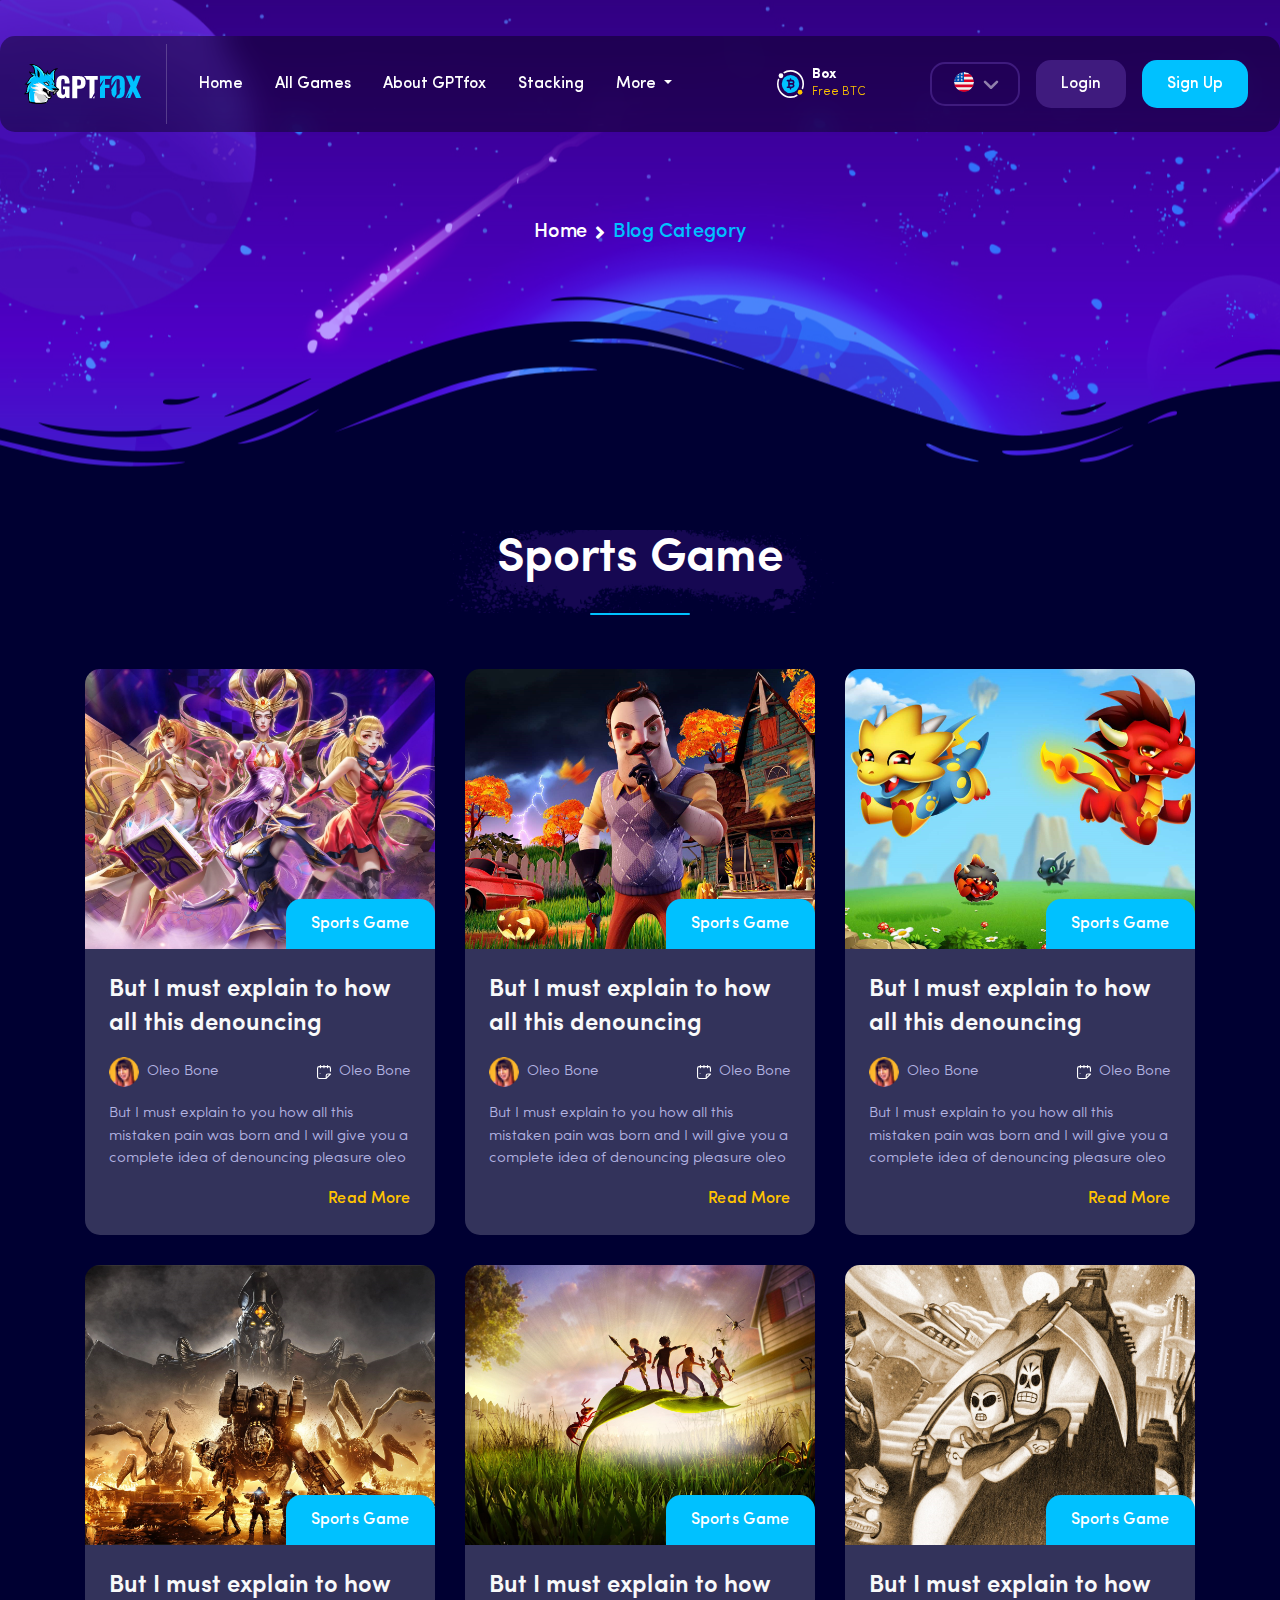
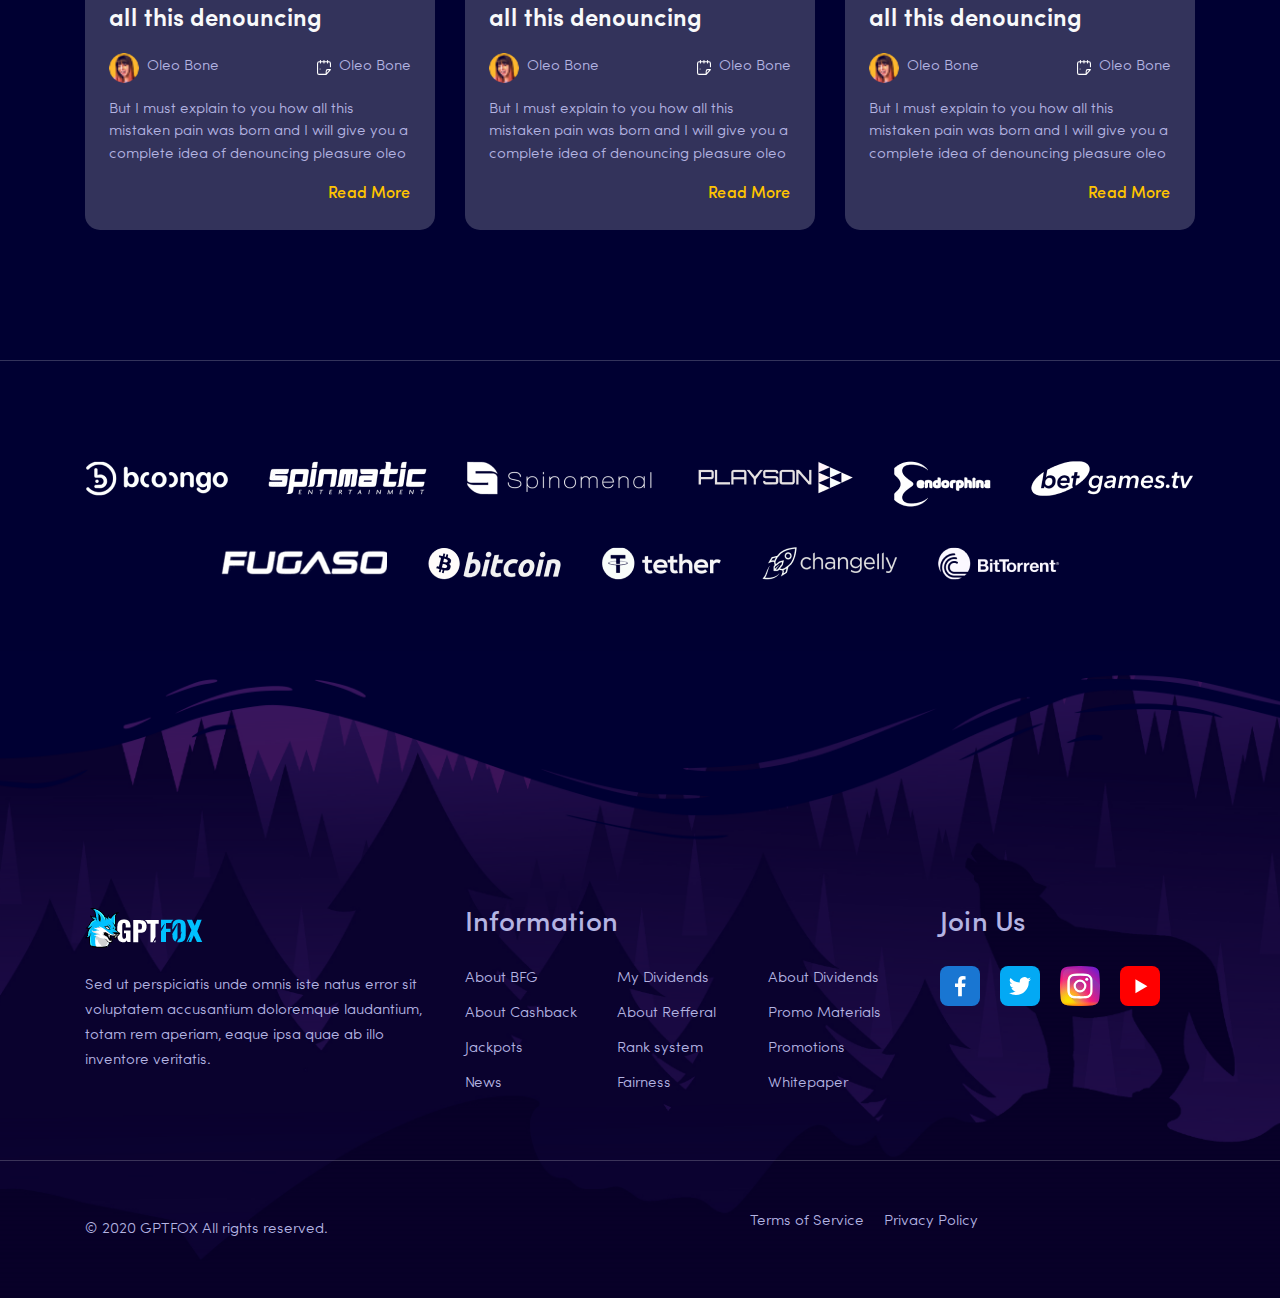
<file: blog-category.html>
<!DOCTYPE html>
<!--[if lt IE 7]>      <html class="no-js lt-ie9 lt-ie8 lt-ie7"> <![endif]-->
<!--[if IE 7]>         <html class="no-js lt-ie9 lt-ie8" lang="en-US"> <![endif]-->
<!--[if IE 8]>         <html class="no-js lt-ie9" lang="en-US"> <![endif]-->
<!--[if gt IE 8]><!-->
<!--<![endif]-->
<!--[if gte IE 9] <style type="text/css"> .gradient {filter: none;}</style><![endif]-->
<!--[if !IE]><html lang="en"><![endif]-->
<html lang="en-US" class="no-js">

<head>
    <meta charset="UTF-8" />
    <meta http-equiv="X-UA-Compatible" content="IE=edge" />
    <!-- Required meta tags for responsive -->
    <meta name="viewport" content="width=device-width, initial-scale=1, shrink-to-fit=no" />
    <!-- The above 3 meta tags *must* come first in the head; any other head content must come *after* these tags -->
    <!-- Favicon and touch icons -->
    <link rel="icon" type="image/png" sizes="16x16" href="assets/img/favicon/favicon-16x16.png" />
    <meta name="misapplication-TileColor" content="#ffffff" />
    <meta name="theme-color" content="#ffffff" />
    <!-- Twitter Card data -->
    <meta name="twitter:card" content="" />
    <meta name="twitter:site" content="@twitter_username" />
    <meta name="twitter:title" content="" />
    <meta name="twitter:description" content="" />
    <meta name="twitter:image" content="" />
    <!-- Open Graph data -->
    <meta property="og:title" content="" />
    <meta property="og:type" content="article" />
    <meta property="og:url" content="" />
    <meta property="og:image" content="" />
    <meta property="og:description" content="" />
    <meta property="og:site_name" content="R" />
    <meta property="fb:admins" content="Facebook numeric ID" />
    <!-- gmail verification -->
    <meta name="google-site-verification" content="" />
    <!-- Website title -->
    <title>Blog Category</title>
    <link rel="stylesheet" href="assets/css/all.css" />
    <link rel="stylesheet" href="assets/css/fonts-import.css" />
    <link rel="stylesheet" href="assets/css/normalize.min.css" />
    <link rel="stylesheet" href="assets/css/bootstrap.min.css" />
    <link rel="stylesheet" href="assets/css/select2.min.css" />
    <link rel="stylesheet"  href="assets/css/owl.carousel.min.css" />
    <link rel="stylesheet" href="assets/css/owl.theme.default.css" />
    <!-- Main CSS -->
    <link rel="stylesheet" type="text/css" href="assets/css/style.css" />
    <!-- jQuery (necessary for jQuery plugins) -->
    <script src="assets/js/jquery-3.2.1.min.js"></script>
</head>

<body>
    <!-- Main Coding Start Here -->




    <!-- Markup for header -->
    <header class="header">
        <nav class="navbar py-0 py-lg-2 px-4 navbar-expand-lg">
            <a class="navbar-brand pr-4" href="index.html">
                <img src="assets/img/logo.png" alt="" class="img-fluid" />
            </a>
            <button class="navbar-toggler" type="button" data-toggle="collapse" data-target="#navbarSupportedContent"
                aria-controls="navbarSupportedContent" aria-expanded="false" aria-label="Toggle navigation">
                <i class="fas fa-bars text-light"></i>
            </button>

            <div class="collapse navbar-collapse" id="navbarSupportedContent">
                <ul class="navbar-nav navbar-left-panel mr-auto align-items-center">
                    <li class="nav-item active">
                        <a class="nav-link" href="#">Home</a>
                    </li>
                    <li class="nav-item">
                        <a class="nav-link" href="#">All Games</a>
                    </li>
                    <li class="nav-item">
                        <a class="nav-link" href="#">About GPTfox</a>
                    </li>
                    <li class="nav-item">
                        <a class="nav-link" href="#">Stacking</a>
                    </li>
                    <li class="nav-item dropdown">
                        <a class="nav-link dropdown-toggle" href="#" role="button" data-toggle="dropdown"
                            aria-haspopup="true" aria-expanded="false">
                            More
                        </a>
                        <div class="dropdown-menu">
                            <a class="dropdown-item" href="#">Action</a>
                            <a class="dropdown-item" href="#">Another action</a>
                            <div class="dropdown-divider"></div>
                            <a class="dropdown-item" href="#">Something else here</a>
                        </div>
                    </li>
                </ul>
                <ul class="navbar-nav navbar-right-panel align-items-center">
                    <li class="nav-item mr-4">
                        <a class="nav-link bit-coin d-flex align-items-center" href="#">
                            <img src="assets/img/bitcoin.svg" alt="" class="img-fluid mr-2" />
                            <div class="bit-coin-text">
                                <h6 class="mb-0">Box</h6>
                                <p class="mb-0">Free BTC</p>
                            </div>
                        </a>
                    </li>
                    <li class="nav-item">
                        <div class="nav-link px-0">
                            <select class="form-control" id="select-country">
                                <option value="united-states" data-img_src="./assets/img/united-states.png">1</option>
                                <option value="bangladesh" data-img_src="./assets/img/bangladesh-flag.jpg">2</option>
                                <option value="england" data-img_src="./assets/img/england.jpg">3</option>
                            </select>
                        </div>
                    </li>
                    <li class="nav-item">
                        <a class="nav-link btn-auth login" href="#">Login</a>
                    </li>
                    <li class="nav-item">
                        <a class="nav-link btn-auth sign-up" href="#">Sign Up</a>
                    </li>
                </ul>
            </div>
        </nav>
    </header>
    <!--/ Markup for header -->



    <!-- page-banner -->
    <div class="page-banner" style="background-image: url(./assets/img/page-banner.png);">
        <div class="container">
            <div class="page-banner-inner">
                <ol class="breadcrumb">
                    <li class="breadcrumb-item">
                        <a class="black-text" href="#">Home</a>
                        <i class="fa fa-angle-right mx-2" aria-hidden="true"></i>
                    </li>
                    <li class="breadcrumb-item active">Blog Category</li>
                </ol>
            </div>
        </div>
    </div>
    <!--/ page-banner -->





    <!-- blog -->
    <section class="blog blog-category section-padding">
        <div class="container">
            <div class="section-head text-center">
                <h3 class="section-title">Sports Game</h3>
            </div>
            <div class="blog-inner mt-5">
                <div class="row">
                    <div class="col-lg-4 col-md-6">
                        <div class="blog-card text-light">
                            <div class="blog-card-img">
                                <img src="assets/img/blog-1.png" alt="" class="img-fluid" />
                                <a href="#" class="blog-category bg-blue">Sports Game</a>
                            </div>
                            <div class="blog-card-content px-4 py-4">
                                <h4 class="blog-card-title">But I must explain to how all this denouncing</h4>
                                <ul
                                    class="list-unstyled user-info-who-post d-flex align-items-center justify-content-between my-3">
                                    <li class="d-flex align-items-center">
                                        <img src="assets/img/blog-user.png" alt="" class="blog-user img-fluid mr-2" />
                                        <p class="mb-0">Oleo Bone</p>
                                    </li>
                                    <li class="d-flex align-items-center">
                                        <img src="assets/img/calendar.svg" alt="" class="img-fluid mr-2" />
                                        <p class="mb-0">Oleo Bone</p>
                                    </li>
                                </ul>
                                <p class="blog-desc">
                                    But I must explain to you how all this mistaken pain was born and I will give you a
                                    complete idea of denouncing pleasure oleo
                                </p>
                                <div class="blog-read text-right">
                                    <a href="#" class="d-inline-block blog-read-more"> Read More </a>
                                </div>
                            </div>
                        </div>
                    </div>
                    <div class="col-lg-4 col-md-6">
                        <div class="blog-card text-light">
                            <div class="blog-card-img">
                                <img src="assets/img/blog-2.png" alt="" class="img-fluid" />
                                <a href="#" class="blog-category bg-blue">Sports Game</a>
                            </div>
                            <div class="blog-card-content px-4 py-4">
                                <h4 class="blog-card-title">But I must explain to how all this denouncing</h4>
                                <ul
                                    class="list-unstyled user-info-who-post d-flex align-items-center justify-content-between my-3">
                                    <li class="d-flex align-items-center">
                                        <img src="assets/img/blog-user.png" alt="" class="blog-user img-fluid mr-2" />
                                        <p class="mb-0">Oleo Bone</p>
                                    </li>
                                    <li class="d-flex align-items-center">
                                        <img src="assets/img/calendar.svg" alt="" class="img-fluid mr-2" />
                                        <p class="mb-0">Oleo Bone</p>
                                    </li>
                                </ul>
                                <p class="blog-desc">
                                    But I must explain to you how all this mistaken pain was born and I will give you a
                                    complete idea of denouncing pleasure oleo
                                </p>
                                <div class="blog-read text-right">
                                    <a href="#" class="d-inline-block blog-read-more"> Read More </a>
                                </div>
                            </div>
                        </div>
                    </div>
                    <div class="col-lg-4 col-md-6">
                        <div class="blog-card text-light">
                            <div class="blog-card-img">
                                <img src="assets/img/blog-3.png" alt="" class="img-fluid" />
                                <a href="#" class="blog-category bg-blue">Sports Game</a>
                            </div>
                            <div class="blog-card-content px-4 py-4">
                                <h4 class="blog-card-title">But I must explain to how all this denouncing</h4>
                                <ul
                                    class="list-unstyled user-info-who-post d-flex align-items-center justify-content-between my-3">
                                    <li class="d-flex align-items-center">
                                        <img src="assets/img/blog-user.png" alt="" class="blog-user img-fluid mr-2" />
                                        <p class="mb-0">Oleo Bone</p>
                                    </li>
                                    <li class="d-flex align-items-center">
                                        <img src="assets/img/calendar.svg" alt="" class="img-fluid mr-2" />
                                        <p class="mb-0">Oleo Bone</p>
                                    </li>
                                </ul>
                                <p class="blog-desc">
                                    But I must explain to you how all this mistaken pain was born and I will give you a
                                    complete idea of denouncing pleasure oleo
                                </p>
                                <div class="blog-read text-right">
                                    <a href="#" class="d-inline-block blog-read-more"> Read More </a>
                                </div>
                            </div>
                        </div>
                    </div>
                    <div class="col-lg-4 col-md-6">
                        <div class="blog-card text-light">
                            <div class="blog-card-img">
                                <img src="assets/img/blog-4.png" alt="" class="img-fluid" />
                                <a href="#" class="blog-category bg-blue">Sports Game</a>
                            </div>
                            <div class="blog-card-content px-4 py-4">
                                <h4 class="blog-card-title">But I must explain to how all this denouncing</h4>
                                <ul
                                    class="list-unstyled user-info-who-post d-flex align-items-center justify-content-between my-3">
                                    <li class="d-flex align-items-center">
                                        <img src="assets/img/blog-user.png" alt="" class="blog-user img-fluid mr-2" />
                                        <p class="mb-0">Oleo Bone</p>
                                    </li>
                                    <li class="d-flex align-items-center">
                                        <img src="assets/img/calendar.svg" alt="" class="img-fluid mr-2" />
                                        <p class="mb-0">Oleo Bone</p>
                                    </li>
                                </ul>
                                <p class="blog-desc">
                                    But I must explain to you how all this mistaken pain was born and I will give you a
                                    complete idea of denouncing pleasure oleo
                                </p>
                                <div class="blog-read text-right">
                                    <a href="#" class="d-inline-block blog-read-more"> Read More </a>
                                </div>
                            </div>
                        </div>
                    </div>
                    <div class="col-lg-4 col-md-6">
                        <div class="blog-card text-light">
                            <div class="blog-card-img">
                                <img src="assets/img/blog-5.png" alt="" class="img-fluid" />
                                <a href="#" class="blog-category bg-blue">Sports Game</a>
                            </div>
                            <div class="blog-card-content px-4 py-4">
                                <h4 class="blog-card-title">But I must explain to how all this denouncing</h4>
                                <ul
                                    class="list-unstyled user-info-who-post d-flex align-items-center justify-content-between my-3">
                                    <li class="d-flex align-items-center">
                                        <img src="assets/img/blog-user.png" alt="" class="blog-user img-fluid mr-2" />
                                        <p class="mb-0">Oleo Bone</p>
                                    </li>
                                    <li class="d-flex align-items-center">
                                        <img src="assets/img/calendar.svg" alt="" class="img-fluid mr-2" />
                                        <p class="mb-0">Oleo Bone</p>
                                    </li>
                                </ul>
                                <p class="blog-desc">
                                    But I must explain to you how all this mistaken pain was born and I will give you a
                                    complete idea of denouncing pleasure oleo
                                </p>
                                <div class="blog-read text-right">
                                    <a href="#" class="d-inline-block blog-read-more"> Read More </a>
                                </div>
                            </div>
                        </div>
                    </div>
                    <div class="col-lg-4 col-md-6">
                        <div class="blog-card text-light">
                            <div class="blog-card-img">
                                <img src="assets/img/blog-6.png" alt="" class="img-fluid" />
                                <a href="#" class="blog-category bg-blue">Sports Game</a>
                            </div>
                            <div class="blog-card-content px-4 py-4">
                                <h4 class="blog-card-title">But I must explain to how all this denouncing</h4>
                                <ul
                                    class="list-unstyled user-info-who-post d-flex align-items-center justify-content-between my-3">
                                    <li class="d-flex align-items-center">
                                        <img src="assets/img/blog-user.png" alt="" class="blog-user img-fluid mr-2" />
                                        <p class="mb-0">Oleo Bone</p>
                                    </li>
                                    <li class="d-flex align-items-center">
                                        <img src="assets/img/calendar.svg" alt="" class="img-fluid mr-2" />
                                        <p class="mb-0">Oleo Bone</p>
                                    </li>
                                </ul>
                                <p class="blog-desc">
                                    But I must explain to you how all this mistaken pain was born and I will give you a
                                    complete idea of denouncing pleasure oleo
                                </p>
                                <div class="blog-read text-right">
                                    <a href="#" class="d-inline-block blog-read-more"> Read More </a>
                                </div>
                            </div>
                        </div>
                    </div>
                </div>
            </div>
        </div>
    </section>
    <!-- blog -->




    <!-- our-clients -->
    <div class="our-clients section-padding">
        <div class="container">
            <div class="client-grids">
                <div class="client-grid-item">
                    <img src="assets/img/bcongo.png" alt="" class="img-fluid" />
                </div>
                <div class="client-grid-item">
                    <img src="assets/img/cl-1.png" alt="" class="img-fluid" />
                </div>
                <div class="client-grid-item">
                    <img src="assets/img/cl-2.png" alt="" class="img-fluid" />
                </div>
                <div class="client-grid-item">
                    <img src="assets/img/cl-3.png" alt="" class="img-fluid" />
                </div>
                <div class="client-grid-item">
                    <img src="assets/img/cl-4.png" alt="" class="img-fluid" />
                </div>
                <div class="client-grid-item">
                    <img src="assets/img/cl-5.png" alt="" class="img-fluid" />
                </div>
                <div class="client-grid-item">
                    <img src="assets/img/cl-6.png" alt="" class="img-fluid" />
                </div>
                <div class="client-grid-item">
                    <img src="assets/img/cl-7.png" alt="" class="img-fluid" />
                </div>
                <div class="client-grid-item">
                    <img src="assets/img/cl-8.png" alt="" class="img-fluid" />
                </div>
                <div class="client-grid-item">
                    <img src="assets/img/cl-9.png" alt="" class="img-fluid" />
                </div>
                <div class="client-grid-item">
                    <img src="assets/img/cl-10.png" alt="" class="img-fluid" />
                </div>
            </div>
        </div>
    </div>
    <!-- our-clients -->





    <!-- footer -->
    <footer class="footer" style="background-image : url(./assets/img/footer-bg.png)">
        <div class="footer-top py-5 text-center text-lg-left">
            <div class="container">
                <div class="row">
                    <div class="col-lg-4">
                        <div class="footer-box mb-4 mb-lg-0">
                            <div class="footer-title mb-4">
                                <a href="#">
                                    <img src="assets/img/logo.png" alt="" class="img-fluid" />
                                </a>
                            </div>
                            <p class="about-gpt">
                                Sed ut perspiciatis unde omnis iste natus error sit voluptatem accusantium doloremque
                                laudantium, totam rem aperiam, eaque ipsa quae ab illo inventore veritatis.
                            </p>
                        </div>
                    </div>
                    <div class="col-lg-5">
                        <div class="footer-box mb-4 mb-lg-0">
                            <h3 class="footer-title mb-4">
                                Information
                            </h3>
                            <ul class="list-unstyled information-list">
                                <li><a href="#">About BFG</a></li>
                                <li><a href="#">My Dividends</a></li>
                                <li><a href="#">About Dividends</a></li>
                                <li><a href="#">About Cashback</a></li>
                                <li><a href="#">About Refferal</a></li>
                                <li><a href="#">Promo Materials</a></li>
                                <li><a href="#">Jackpots</a></li>
                                <li><a href="#">Rank system</a></li>
                                <li><a href="#">Promotions</a></li>
                                <li><a href="#">News</a></li>
                                <li><a href="#">Fairness</a></li>
                                <li><a href="#">Whitepaper</a></li>
                            </ul>
                        </div>
                    </div>
                    <div class="col-lg-3">
                        <div class="footer-box mb-3">
                            <h3 class="footer-title mb-4">
                                Join Us
                            </h3>
                            <ul
                                class="list-unstyled social-icon d-flex align-items-center justify-content-center justify-content-lg-start">
                                <li><a href="#"><img src="assets/img/facebook.svg" alt="" class="img-fluid" /></a></li>
                                <li><a href="#"><img src="assets/img/twitter.svg" alt="" class="img-fluid" /></a></li>
                                <li><a href="#"><img src="assets/img/instagram.svg" alt="" class="img-fluid" /></a></li>
                                <li><a href="#"><img src="assets/img/youtube.svg" alt="" class="img-fluid" /></a></li>
                            </ul>
                        </div>
                    </div>
                </div>
            </div>
        </div>
        <div class="footer-bottom py-5">
            <div class="container">
                <div class="footer-bottom-grids text-center text-lg-left">
                    <div class="row align-items-center">
                        <div class="col-lg-7">
                            <p class="mb-3 mb-lg-0"> &#169; 2020 GPTFOX All rights reserved.</p>
                        </div>
                        <div class="col-lg-5">
                            <ul
                                class="list-unstyled terms-list d-flex align-items-center justify-content-center justify-content-lg-start">
                                <li><a href="#">Terms of Service</a></li>
                                <li><a href="#">Privacy Policy</a></li>
                            </ul>
                        </div>
                    </div>
                </div>
            </div>
        </div>
    </footer>
    <!-- footer -->



    <!-- Main Coding End -->
    <!-- Include all compiled plugins (below), or include individual files as needed -->
    <script src="assets/js/bootstrap.bundle.min.js"></script>
    <script src="assets/js/select2.min.js"></script>
    <script src="assets/js/owl.carousel.min.js"></script>
    <script src="assets/js/petty-filter.js"></script>
    <!-- Script JS -->
    <script src="assets/js/script.js"></script>
</body>

</html>
</file>
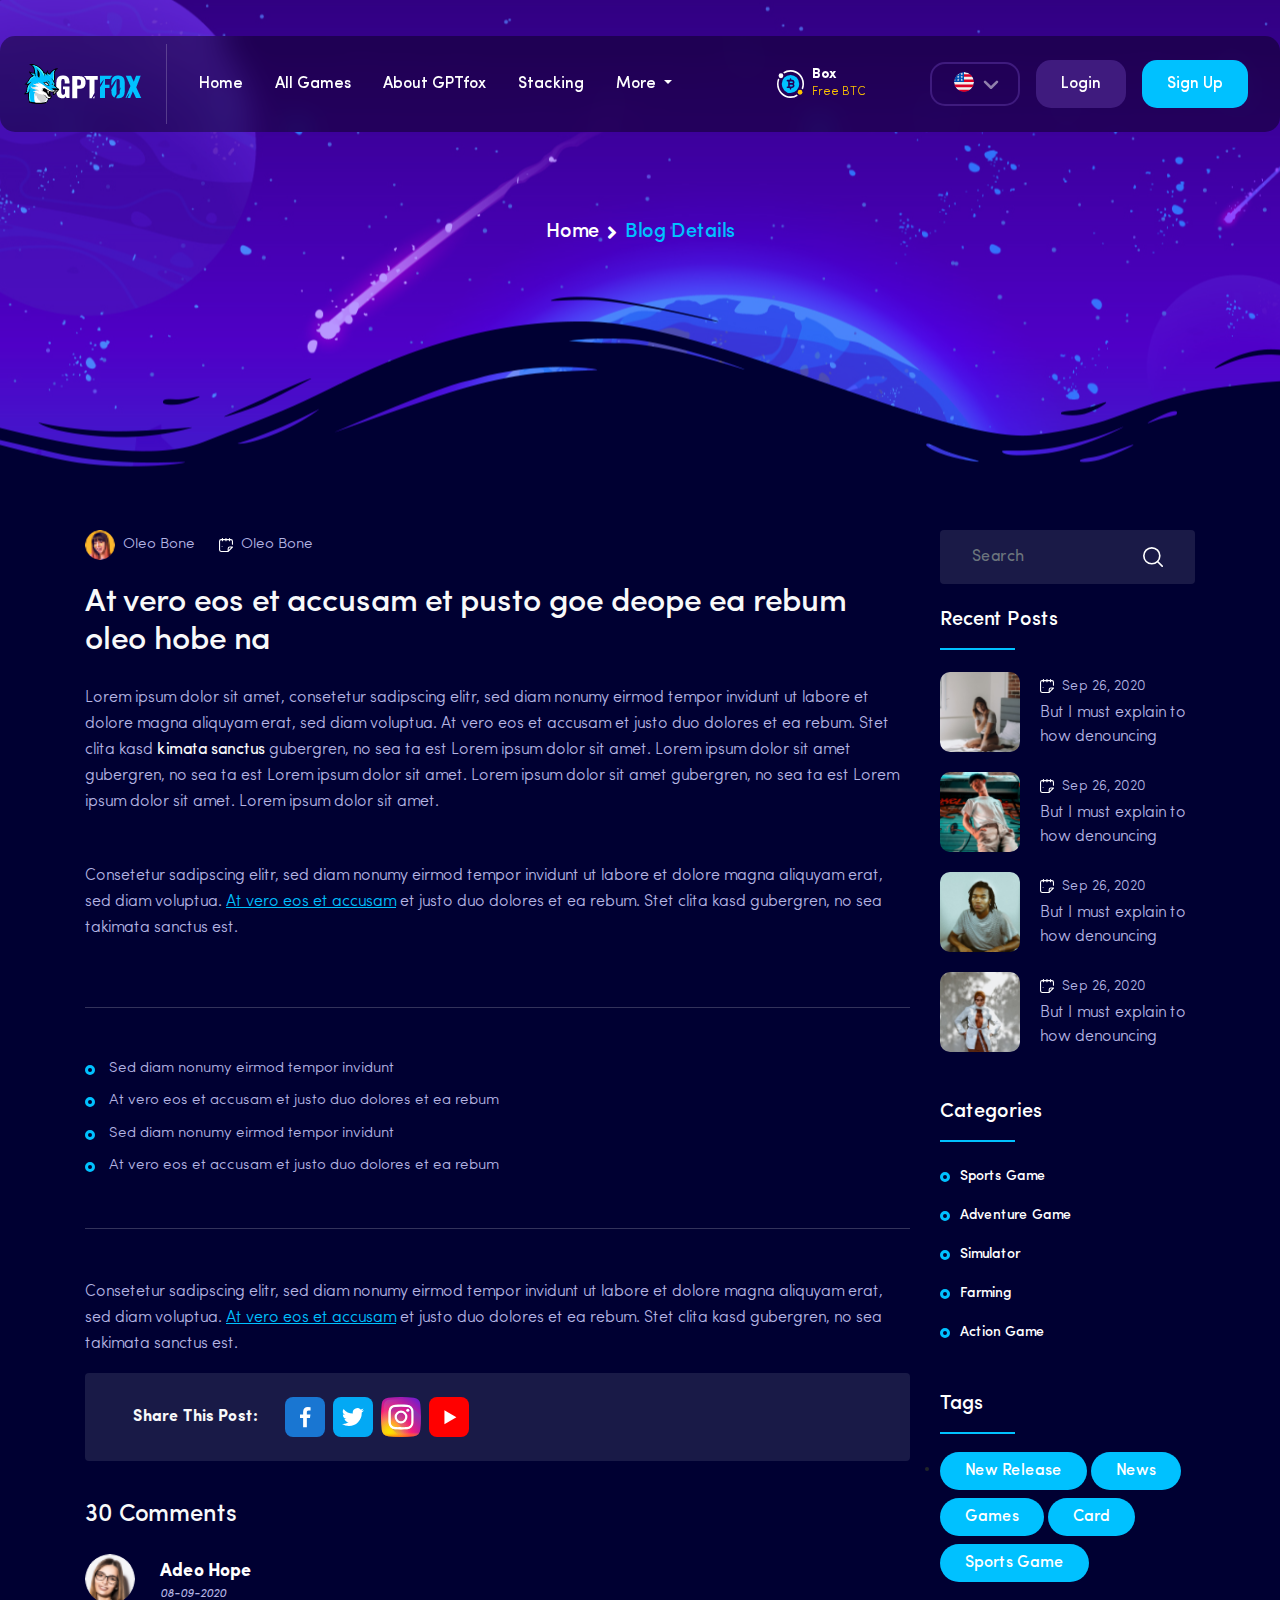
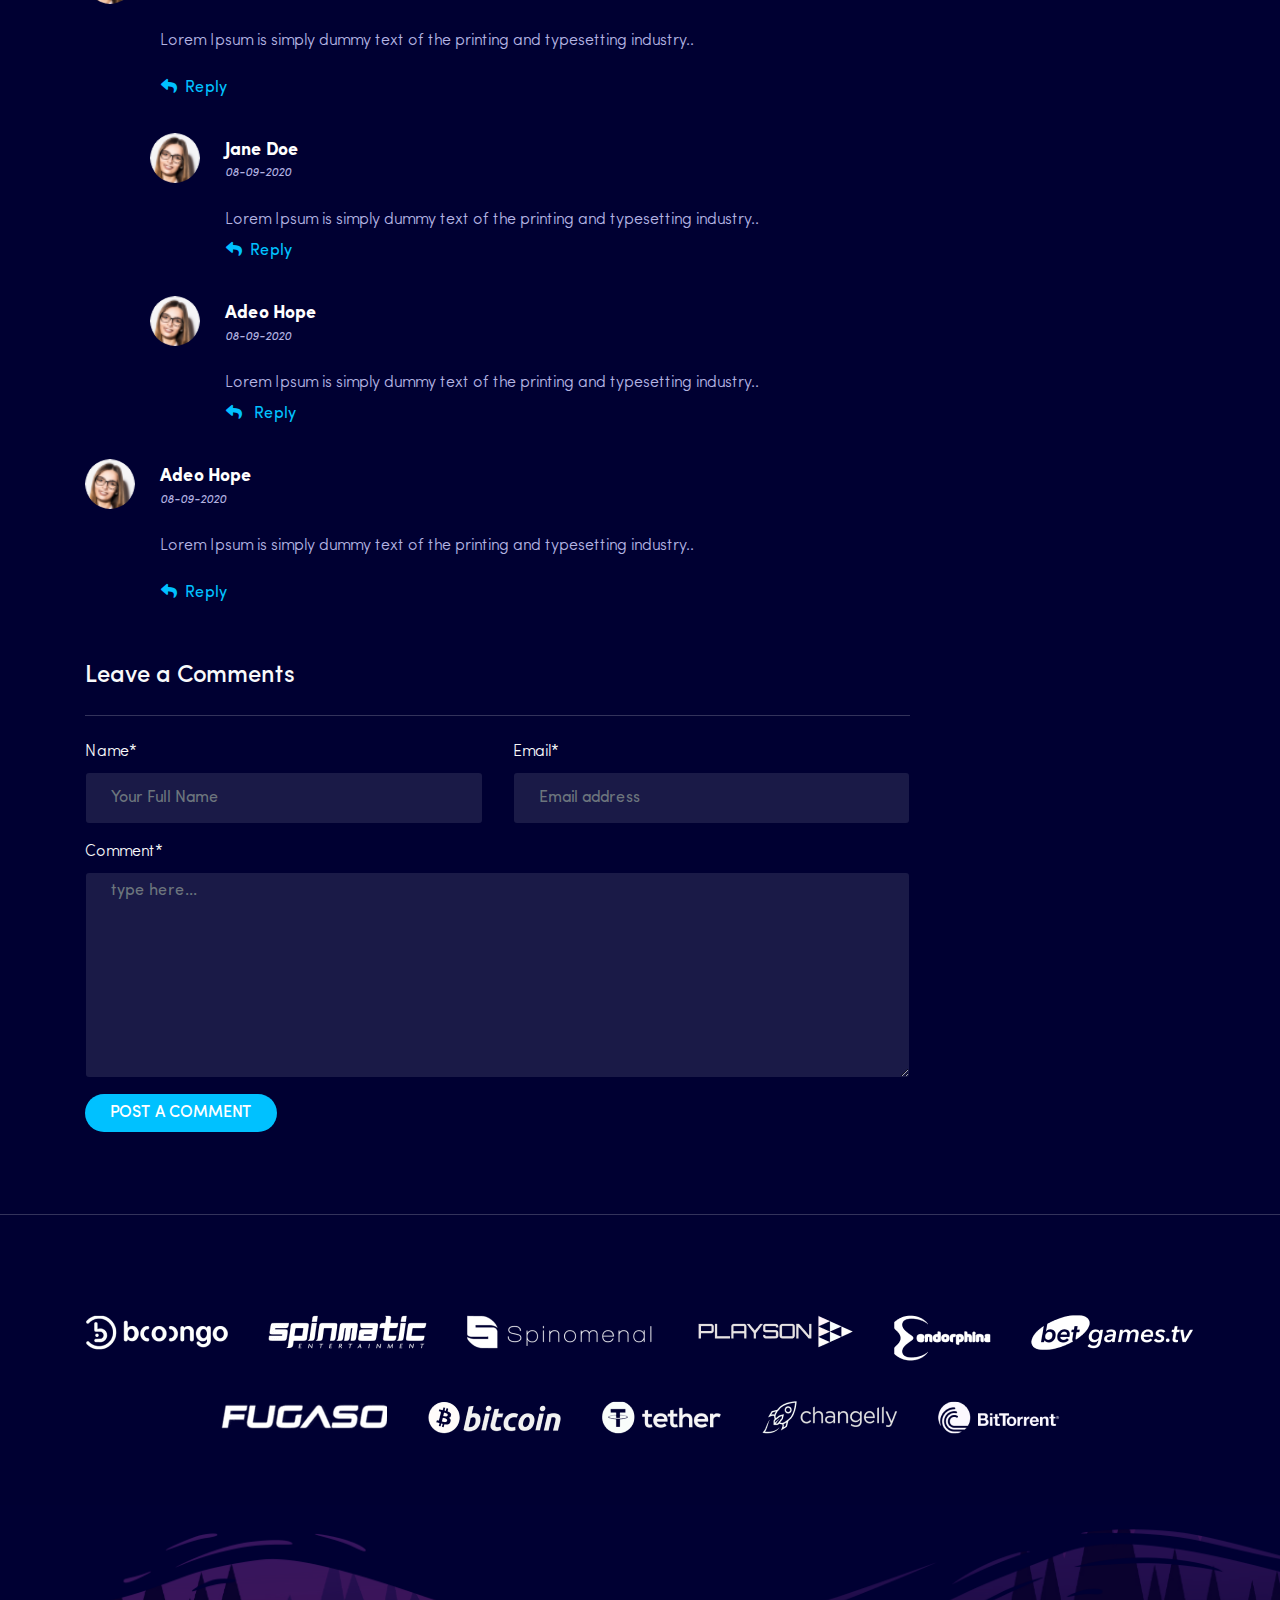
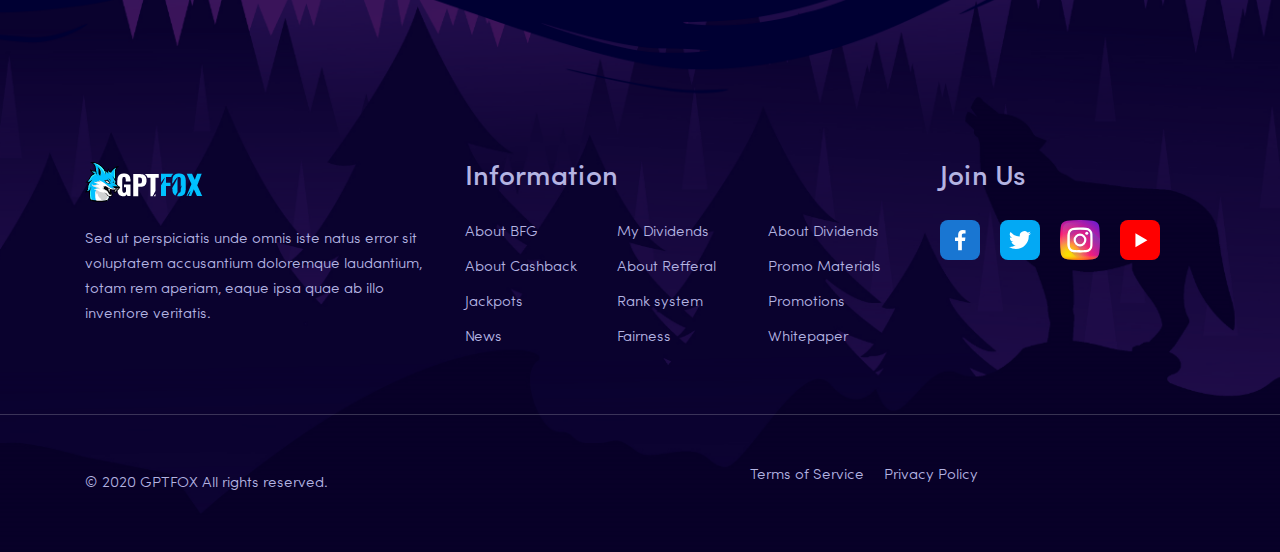
<file: blog-details.html>
<!DOCTYPE html>
<!--[if lt IE 7]>      <html class="no-js lt-ie9 lt-ie8 lt-ie7"> <![endif]-->
<!--[if IE 7]>         <html class="no-js lt-ie9 lt-ie8" lang="en-US"> <![endif]-->
<!--[if IE 8]>         <html class="no-js lt-ie9" lang="en-US"> <![endif]-->
<!--[if gt IE 8]><!-->
<!--<![endif]-->
<!--[if gte IE 9] <style type="text/css"> .gradient {filter: none;}</style><![endif]-->
<!--[if !IE]><html lang="en"><![endif]-->
<html lang="en-US" class="no-js">

<head>
    <meta charset="UTF-8" />
    <meta http-equiv="X-UA-Compatible" content="IE=edge" />
    <!-- Required meta tags for responsive -->
    <meta name="viewport" content="width=device-width, initial-scale=1, shrink-to-fit=no" />
    <!-- The above 3 meta tags *must* come first in the head; any other head content must come *after* these tags -->
    <!-- Favicon and touch icons -->
    <link rel="icon" type="image/png" sizes="16x16" href="assets/img/favicon/favicon-16x16.png" />
    <meta name="misapplication-TileColor" content="#ffffff" />
    <meta name="theme-color" content="#ffffff" />
    <!-- Twitter Card data -->
    <meta name="twitter:card" content="" />
    <meta name="twitter:site" content="@twitter_username" />
    <meta name="twitter:title" content="" />
    <meta name="twitter:description" content="" />
    <meta name="twitter:image" content="" />
    <!-- Open Graph data -->
    <meta property="og:title" content="" />
    <meta property="og:type" content="article" />
    <meta property="og:url" content="" />
    <meta property="og:image" content="" />
    <meta property="og:description" content="" />
    <meta property="og:site_name" content="R" />
    <meta property="fb:admins" content="Facebook numeric ID" />
    <!-- gmail verification -->
    <meta name="google-site-verification" content="" />
    <!-- Website title -->
    <title>Blog Details</title>
    <link rel="stylesheet" href="assets/css/all.css" />
    <link rel="stylesheet" href="assets/css/fonts-import.css" />
    <link rel="stylesheet" href="assets/css/normalize.min.css" />
    <link rel="stylesheet" href="assets/css/bootstrap.min.css" />
    <link rel="stylesheet" href="assets/css/select2.min.css" />
    <link rel="stylesheet"  href="assets/css/owl.carousel.min.css" />
    <link rel="stylesheet" href="assets/css/owl.theme.default.css" />
    <!-- Main CSS -->
    <link rel="stylesheet" type="text/css" href="assets/css/style.css" />
    <!-- jQuery (necessary for jQuery plugins) -->
    <script src="assets/js/jquery-3.2.1.min.js"></script>
</head>

<body>
    <!-- Main Coding Start Here -->




    <!-- Markup for header -->
    <header class="header">
        <nav class="navbar py-0 py-lg-2 px-4 navbar-expand-lg">
            <a class="navbar-brand pr-4" href="index.html">
                <img src="assets/img/logo.png" alt="" class="img-fluid" />
            </a>
            <button class="navbar-toggler" type="button" data-toggle="collapse" data-target="#navbarSupportedContent"
                aria-controls="navbarSupportedContent" aria-expanded="false" aria-label="Toggle navigation">
                <i class="fas fa-bars text-light"></i>
            </button>

            <div class="collapse navbar-collapse" id="navbarSupportedContent">
                <ul class="navbar-nav navbar-left-panel mr-auto align-items-center">
                    <li class="nav-item active">
                        <a class="nav-link" href="#">Home</a>
                    </li>
                    <li class="nav-item">
                        <a class="nav-link" href="#">All Games</a>
                    </li>
                    <li class="nav-item">
                        <a class="nav-link" href="#">About GPTfox</a>
                    </li>
                    <li class="nav-item">
                        <a class="nav-link" href="#">Stacking</a>
                    </li>
                    <li class="nav-item dropdown">
                        <a class="nav-link dropdown-toggle" href="#" role="button" data-toggle="dropdown"
                            aria-haspopup="true" aria-expanded="false">
                            More
                        </a>
                        <div class="dropdown-menu">
                            <a class="dropdown-item" href="#">Action</a>
                            <a class="dropdown-item" href="#">Another action</a>
                            <div class="dropdown-divider"></div>
                            <a class="dropdown-item" href="#">Something else here</a>
                        </div>
                    </li>
                </ul>
                <ul class="navbar-nav navbar-right-panel align-items-center">
                    <li class="nav-item mr-4">
                        <a class="nav-link bit-coin d-flex align-items-center" href="#">
                            <img src="assets/img/bitcoin.svg" alt="" class="img-fluid mr-2" />
                            <div class="bit-coin-text">
                                <h6 class="mb-0">Box</h6>
                                <p class="mb-0">Free BTC</p>
                            </div>
                        </a>
                    </li>
                    <li class="nav-item">
                        <div class="nav-link px-0">
                            <select class="form-control" id="select-country">
                                <option value="united-states" data-img_src="./assets/img/united-states.png">1</option>
                                <option value="bangladesh" data-img_src="./assets/img/bangladesh-flag.jpg">2</option>
                                <option value="england" data-img_src="./assets/img/england.jpg">3</option>
                            </select>
                        </div>
                    </li>
                    <li class="nav-item">
                        <a class="nav-link btn-auth login" href="#">Login</a>
                    </li>
                    <li class="nav-item">
                        <a class="nav-link btn-auth sign-up" href="#">Sign Up</a>
                    </li>
                </ul>
            </div>
        </nav>
    </header>
    <!--/ Markup for header -->




    <!-- page-banner -->
    <div class="page-banner" style="background-image: url(./assets/img/page-banner.png);">
        <div class="container">
            <div class="page-banner-inner">
                <ol class="breadcrumb">
                    <li class="breadcrumb-item">
                        <a class="black-text" href="#">Home</a>
                        <i class="fa fa-angle-right mx-2" aria-hidden="true"></i>
                    </li>
                    <li class="breadcrumb-item active">Blog Details</li>
                </ol>
            </div>
        </div>
    </div>
    <!--/ page-banner -->



    <!-- blog-details -->
    <section class="blog-details section-padding">
        <div class="container">
            <div class="row">
                <div class="col-lg-8 col-xl-9">
                    <div class="article-content-left-panel">
                        <ul class="list-unstyled user-info-who-post d-flex align-items-center mb-4">
                            <li class="d-flex align-items-center mr-4">
                                <img src="assets/img/blog-user.png" alt="" class="blog-user img-fluid mr-2" />
                                <p class="mb-0">Oleo Bone</p>
                            </li>
                            <li class="d-flex align-items-center">
                                <img src="assets/img/calendar.svg" alt="" class="img-fluid mr-2" />
                                <p class="mb-0">Oleo Bone</p>
                            </li>
                        </ul>
                        <div class="article-contect-desc">
                            <ul class="terms-inner list-unstyled text-light">
                                <li class="terms-inner-item">
                                    <h2 class="d-flex align-items-center mb-4">
                                        At vero eos et accusam et pusto goe deope ea rebum oleo hobe na
                                    </h2>
                                    <p class="terms-inner-item-desc mb-5">
                                        Lorem ipsum dolor sit amet, consetetur sadipscing elitr, sed diam nonumy eirmod
                                        tempor
                                        invidunt ut labore et dolore magna aliquyam erat, sed diam voluptua. At vero eos
                                        et
                                        accusam et justo duo dolores et ea rebum. Stet clita kasd <strong
                                            class="text-light">kimata sanctus</strong>
                                        gubergren, no sea ta est Lorem ipsum dolor sit amet. Lorem ipsum dolor sit amet
                                        gubergren, no sea ta est Lorem ipsum dolor sit amet. Lorem ipsum dolor sit amet
                                        gubergren, no sea ta est Lorem ipsum dolor sit amet. Lorem ipsum dolor sit amet.
                                    </p>
                                    <p class="terms-inner-item-desc">
                                        Consetetur sadipscing elitr, sed diam nonumy eirmod tempor invidunt ut labore et
                                        dolore
                                        magna aliquyam erat, sed diam voluptua. <a href="http://" target="_blank"
                                            rel="noopener noreferrer">At vero eos et accusam</a> et justo duo dolores et
                                        ea rebum. Stet clita kasd gubergren, no sea takimata sanctus est.
                                    </p>
                                </li>
                                <li class="terms-inner-item">
                                    <ul class="terms-inner-item-list list-unstyled">
                                        <li>Sed diam nonumy eirmod tempor invidunt</li>
                                        <li>At vero eos et accusam et justo duo dolores et ea rebum</li>
                                        <li>Sed diam nonumy eirmod tempor invidunt</li>
                                        <li>At vero eos et accusam et justo duo dolores et ea rebum</li>
                                    </ul>
                                </li>
                                <li class="terms-inner-item">
                                    <p class="terms-inner-item-desc">
                                        Consetetur sadipscing elitr, sed diam nonumy eirmod tempor invidunt ut labore et
                                        dolore
                                        magna aliquyam erat, sed diam voluptua. <a href="http://" target="_blank"
                                            rel="noopener noreferrer">At vero eos et accusam</a> et justo duo dolores et
                                        ea rebum. Stet clita kasd gubergren, no sea takimata sanctus est.
                                    </p>
                                </li>
                            </ul>
                        </div>
                        <div class="article-share rounded mt-3 py-4 px-5 d-flex align-items-center flex-wrap">
                            <p class="mb-3 mb-md-0 mr-4 text-light"><strong>Share This Post:</strong></p>
                            <ul class="list-unstyled d-flex align-items-center flex-wrap my-0 mx-0">
                                <li class="mx-1"><a href="#"><img src="assets/img/facebook.svg" alt=""
                                            class="img-fluid" /></a></li>
                                <li class="mx-1"><a href="#"><img src="assets/img/twitter.svg" alt=""
                                            class="img-fluid" /></a></li>
                                <li class="mx-1"><a href="#"><img src="assets/img/instagram.svg" alt=""
                                            class="img-fluid" /></a></li>
                                <li class="mx-1"><a href="#"><img src="assets/img/youtube.svg" alt=""
                                            class="img-fluid" /></a></li>
                            </ul>
                        </div>
                        <div class="comments-box py-3 mt-4">
                            <div class="comments-show">
                                <h4 class="comment-count text-light mb-4">30 Comments</h4>
                                <div class="media comment-box">
                                    <div class="media-left">
                                        <a href="#">
                                            <img class="img-fluid user-photo" src="assets/img/user-circle.png">
                                        </a>
                                    </div>
                                    <div class="media-body">
                                        <h4 class="media-heading">
                                            Adeo Hope <br />
                                            <small><var>08-09-2020</var></small>
                                        </h4>
                                        <div class="media-desc mb-3">
                                            <p>Lorem Ipsum is simply dummy text of the printing and typesetting
                                                industry..
                                            </p>
                                            <button class="btn btn-reply text-main-color px-0 "> <i
                                                    class="fas fa-reply"></i>&nbsp; Reply </button>
                                        </div>
                                        <div class="media mb-3">
                                            <div class="media-left">
                                                <a href="#">
                                                    <img class="img-fluid user-photo" src="assets/img/user-circle.png">
                                                </a>
                                            </div>
                                            <div class="media-body">
                                                <h4 class="media-heading">
                                                    Jane Doe <br />
                                                    <small><var>08-09-2020</var></small>
                                                </h4>
                                                <div class="media-desc">
                                                    <p>Lorem Ipsum is simply dummy text of the printing and typesetting
                                                        industry..</p>
                                                    <button class="btn btn-reply text-main-color px-0 "> <i
                                                            class="fas fa-reply"></i>&nbsp; Reply </button>
                                                </div>
                                            </div>
                                        </div>
                                        <div class="media mb-3">
                                            <div class="media-left">
                                                <a href="#">
                                                    <img class="img-fluid user-photo" src="assets/img/user-circle.png">
                                                </a>
                                            </div>
                                            <div class="media-body">
                                                <h4 class="media-heading">
                                                    Adeo Hope <br />
                                                    <small><var>08-09-2020</var></small>
                                                </h4>
                                                <div class="media-desc">
                                                    <p>Lorem Ipsum is simply dummy text of the printing and typesetting
                                                        industry..</p>
                                                    <button class="btn btn-reply text-main-color px-0 ">
                                                        <i class="fas fa-reply"></i> &nbsp; Reply
                                                    </button>
                                                </div>
                                            </div>
                                        </div>
                                    </div>
                                </div>
                                <div class="media comment-box">
                                    <div class="media-left">
                                        <a href="#">
                                            <img class="img-fluid user-photo" src="assets/img/user-circle.png">
                                        </a>
                                    </div>
                                    <div class="media-body">
                                        <h4 class="media-heading">
                                            Adeo Hope <br />
                                            <small><var>08-09-2020</var></small>
                                        </h4>
                                        <div class="media-desc mb-3">
                                            <p>Lorem Ipsum is simply dummy text of the printing and typesetting
                                                industry..
                                            </p>
                                            <button class="btn btn-reply text-main-color px-0"> <i
                                                    class="fas fa-reply"></i>&nbsp; Reply </button>
                                        </div>
                                    </div>
                                </div>
                            </div>
                            <div class="leave-a-comments">
                                <form action="" method="post" class="mt-4 text-light">
                                    <h4 class="form-title text-light mb-4 pb-4">Leave a Comments</h4>
                                    <div class="form-group">
                                        <div class="row">
                                            <div class="col-lg-6">
                                                <label for="name">Name*</label>
                                                <input type="text" id="name" class="form-control"
                                                    placeholder="Your Full Name" />
                                            </div>
                                            <div class="col-lg-6">
                                                <label for="email">Email*</label>
                                                <input type="email" class="form-control" id="email"
                                                    aria-describedby="emailHelp" placeholder="Email address" />
                                            </div>
                                        </div>
                                    </div>
                                    <div class="form-group">
                                        <label for="">Comment*</label>
                                        <textarea class="form-control" id="" rows="8"
                                            placeholder="type here..."></textarea>
                                    </div>
                                    <div class="form-group">
                                        <button type="submit" class="btn btn-gpt text-uppercase px-4">
                                            Post a comment
                                        </button>
                                    </div>
                                </form>
                            </div>
                        </div>
                    </div>
                </div>
                <div class="col-lg-4 col-xl-3">
                    <div class="article-content-right-panel mt-4 mt-lg-0">
                        <div class="input-group blog-search mb-4">
                            <input type="text" class="form-control" placeholder="Search" />
                        </div>
                        <div class="article-sidebar-group-item mb-5">
                            <div class="article-sidebar-module mb-3">
                                <h4 class="article-sidebar-title pb-3"> Recent Posts </h4>
                            </div>
                            <ul class="popular-posts mt-4">
                                <li>
                                    <div class="popular-posts-img">
                                        <img src="assets/img/popular-post-1.png" alt="" class="img-fluid" />
                                    </div>
                                    <div class="popular-posts-content">
                                        <p class="mb-1 d-flex align-items-center">
                                            <img src="assets/img/calendar.svg" alt="" class="img-fluid mr-2" />
                                            Sep 26, 2020
                                        </p>
                                        <a href="#" class="post-title">
                                            But I must explain to how denouncing
                                        </a>
                                    </div>
                                </li>
                                <li>
                                    <div class="popular-posts-img">
                                        <img src="assets/img/popular-post-2.png" alt="" class="img-fluid" />
                                    </div>
                                    <div class="popular-posts-content">
                                        <p class="mb-1 d-flex align-items-center">
                                            <img src="assets/img/calendar.svg" alt="" class="img-fluid mr-2" />
                                            Sep 26, 2020
                                        </p>
                                        <a href="#" class="post-title">
                                            But I must explain to how denouncing
                                        </a>
                                    </div>
                                </li>
                                <li>
                                    <div class="popular-posts-img">
                                        <img src="assets/img/popular-post-3.png" alt="" class="img-fluid" />
                                    </div>
                                    <div class="popular-posts-content">
                                        <p class="mb-1 d-flex align-items-center">
                                            <img src="assets/img/calendar.svg" alt="" class="img-fluid mr-2" />
                                            Sep 26, 2020
                                        </p>
                                        <a href="#" class="post-title">
                                            But I must explain to how denouncing
                                        </a>
                                    </div>
                                </li>
                                <li>
                                    <div class="popular-posts-img">
                                        <img src="assets/img/popular-post-4.png" alt="" class="img-fluid" />
                                    </div>
                                    <div class="popular-posts-content">
                                        <p class="mb-1 d-flex align-items-center">
                                            <img src="assets/img/calendar.svg" alt="" class="img-fluid mr-2" />
                                            Sep 26, 2020
                                        </p>
                                        <a href="#" class="post-title">
                                            But I must explain to how denouncing
                                        </a>
                                    </div>
                                </li>
                            </ul>
                        </div>
                        <div class="article-sidebar-group-item mb-5">
                            <div class="article-sidebar-module mb-3">
                                <h4 class="article-sidebar-title pb-3"> Categories </h4>
                            </div>
                            <ul class="category-list-items mt-4">
                                <li>
                                    <a href="http://" target="_blank">
                                        Sports Game
                                    </a>
                                </li>
                                <li>
                                    <a href="http://" target="_blank">
                                        Adventure Game
                                    </a>
                                </li>
                                <li>
                                    <a href="http://" target="_blank">
                                        Simulator
                                    </a>
                                </li>
                                <li>
                                    <a href="http://" target="_blank">
                                        Farming
                                    </a>
                                </li>
                                <li>
                                    <a href="http://" target="_blank">
                                        Action Game
                                    </a>
                                </li>
                            </ul>
                        </div>
                        <div class="article-sidebar-group-item mb-5">
                            <div class="article-sidebar-module mb-3">
                                <h4 class="article-sidebar-title pb-3"> Tags </h4>
                            </div>
                            <ul class="tag-items-list">
                                <li>
                                    <a href="http://" target="_blank" class="tag-item btn btn-gpt px-4 my-1">
                                        New Release
                                    </a>
                                    <a href="http://" target="_blank" class="tag-item btn btn-gpt px-4 my-1">
                                        News
                                    </a>
                                    <a href="http://" target="_blank" class="tag-item btn btn-gpt px-4 my-1">
                                        Games
                                    </a>
                                    <a href="http://" target="_blank" class="tag-item btn btn-gpt px-4 my-1">
                                        Card
                                    </a>
                                    <a href="http://" target="_blank" class="tag-item btn btn-gpt px-4 my-1">
                                        Sports Game
                                    </a>
                                </li>
                            </ul>
                        </div>
                    </div>
                </div>
            </div>
        </div>
    </section>
    <!-- blog-details -->




    <!-- our-clients -->
    <div class="our-clients section-padding">
        <div class="container">
            <div class="client-grids">
                <div class="client-grid-item">
                    <img src="assets/img/bcongo.png" alt="" class="img-fluid" />
                </div>
                <div class="client-grid-item">
                    <img src="assets/img/cl-1.png" alt="" class="img-fluid" />
                </div>
                <div class="client-grid-item">
                    <img src="assets/img/cl-2.png" alt="" class="img-fluid" />
                </div>
                <div class="client-grid-item">
                    <img src="assets/img/cl-3.png" alt="" class="img-fluid" />
                </div>
                <div class="client-grid-item">
                    <img src="assets/img/cl-4.png" alt="" class="img-fluid" />
                </div>
                <div class="client-grid-item">
                    <img src="assets/img/cl-5.png" alt="" class="img-fluid" />
                </div>
                <div class="client-grid-item">
                    <img src="assets/img/cl-6.png" alt="" class="img-fluid" />
                </div>
                <div class="client-grid-item">
                    <img src="assets/img/cl-7.png" alt="" class="img-fluid" />
                </div>
                <div class="client-grid-item">
                    <img src="assets/img/cl-8.png" alt="" class="img-fluid" />
                </div>
                <div class="client-grid-item">
                    <img src="assets/img/cl-9.png" alt="" class="img-fluid" />
                </div>
                <div class="client-grid-item">
                    <img src="assets/img/cl-10.png" alt="" class="img-fluid" />
                </div>
            </div>
        </div>
    </div>
    <!-- our-clients -->





    <!-- footer -->
    <footer class="footer" style="background-image : url(./assets/img/footer-bg.png)">
        <div class="footer-top py-5 text-center text-lg-left">
            <div class="container">
                <div class="row">
                    <div class="col-lg-4">
                        <div class="footer-box mb-4 mb-lg-0">
                            <div class="footer-title mb-4">
                                <a href="#">
                                    <img src="assets/img/logo.png" alt="" class="img-fluid" />
                                </a>
                            </div>
                            <p class="about-gpt">
                                Sed ut perspiciatis unde omnis iste natus error sit voluptatem accusantium doloremque
                                laudantium, totam rem aperiam, eaque ipsa quae ab illo inventore veritatis.
                            </p>
                        </div>
                    </div>
                    <div class="col-lg-5">
                        <div class="footer-box mb-4 mb-lg-0">
                            <h3 class="footer-title mb-4">
                                Information
                            </h3>
                            <ul class="list-unstyled information-list">
                                <li><a href="#">About BFG</a></li>
                                <li><a href="#">My Dividends</a></li>
                                <li><a href="#">About Dividends</a></li>
                                <li><a href="#">About Cashback</a></li>
                                <li><a href="#">About Refferal</a></li>
                                <li><a href="#">Promo Materials</a></li>
                                <li><a href="#">Jackpots</a></li>
                                <li><a href="#">Rank system</a></li>
                                <li><a href="#">Promotions</a></li>
                                <li><a href="#">News</a></li>
                                <li><a href="#">Fairness</a></li>
                                <li><a href="#">Whitepaper</a></li>
                            </ul>
                        </div>
                    </div>
                    <div class="col-lg-3">
                        <div class="footer-box mb-3">
                            <h3 class="footer-title mb-4">
                                Join Us
                            </h3>
                            <ul
                                class="list-unstyled social-icon d-flex align-items-center justify-content-center justify-content-lg-start">
                                <li><a href="#"><img src="assets/img/facebook.svg" alt="" class="img-fluid" /></a></li>
                                <li><a href="#"><img src="assets/img/twitter.svg" alt="" class="img-fluid" /></a></li>
                                <li><a href="#"><img src="assets/img/instagram.svg" alt="" class="img-fluid" /></a></li>
                                <li><a href="#"><img src="assets/img/youtube.svg" alt="" class="img-fluid" /></a></li>
                            </ul>
                        </div>
                    </div>
                </div>
            </div>
        </div>
        <div class="footer-bottom py-5">
            <div class="container">
                <div class="footer-bottom-grids text-center text-lg-left">
                    <div class="row align-items-center">
                        <div class="col-lg-7">
                            <p class="mb-3 mb-lg-0"> &#169; 2020 GPTFOX All rights reserved.</p>
                        </div>
                        <div class="col-lg-5">
                            <ul
                                class="list-unstyled terms-list d-flex align-items-center justify-content-center justify-content-lg-start">
                                <li><a href="#">Terms of Service</a></li>
                                <li><a href="#">Privacy Policy</a></li>
                            </ul>
                        </div>
                    </div>
                </div>
            </div>
        </div>
    </footer>
    <!-- footer -->



    <!-- Main Coding End -->
    <!-- Include all compiled plugins (below), or include individual files as needed -->
    <script src="assets/js/bootstrap.bundle.min.js"></script>
    <script src="assets/js/select2.min.js"></script>
    <script src="assets/js/owl.carousel.min.js"></script>
    <script src="assets/js/petty-filter.js"></script>
    <!-- Script JS -->
    <script src="assets/js/script.js"></script>
</body>

</html>
</file>
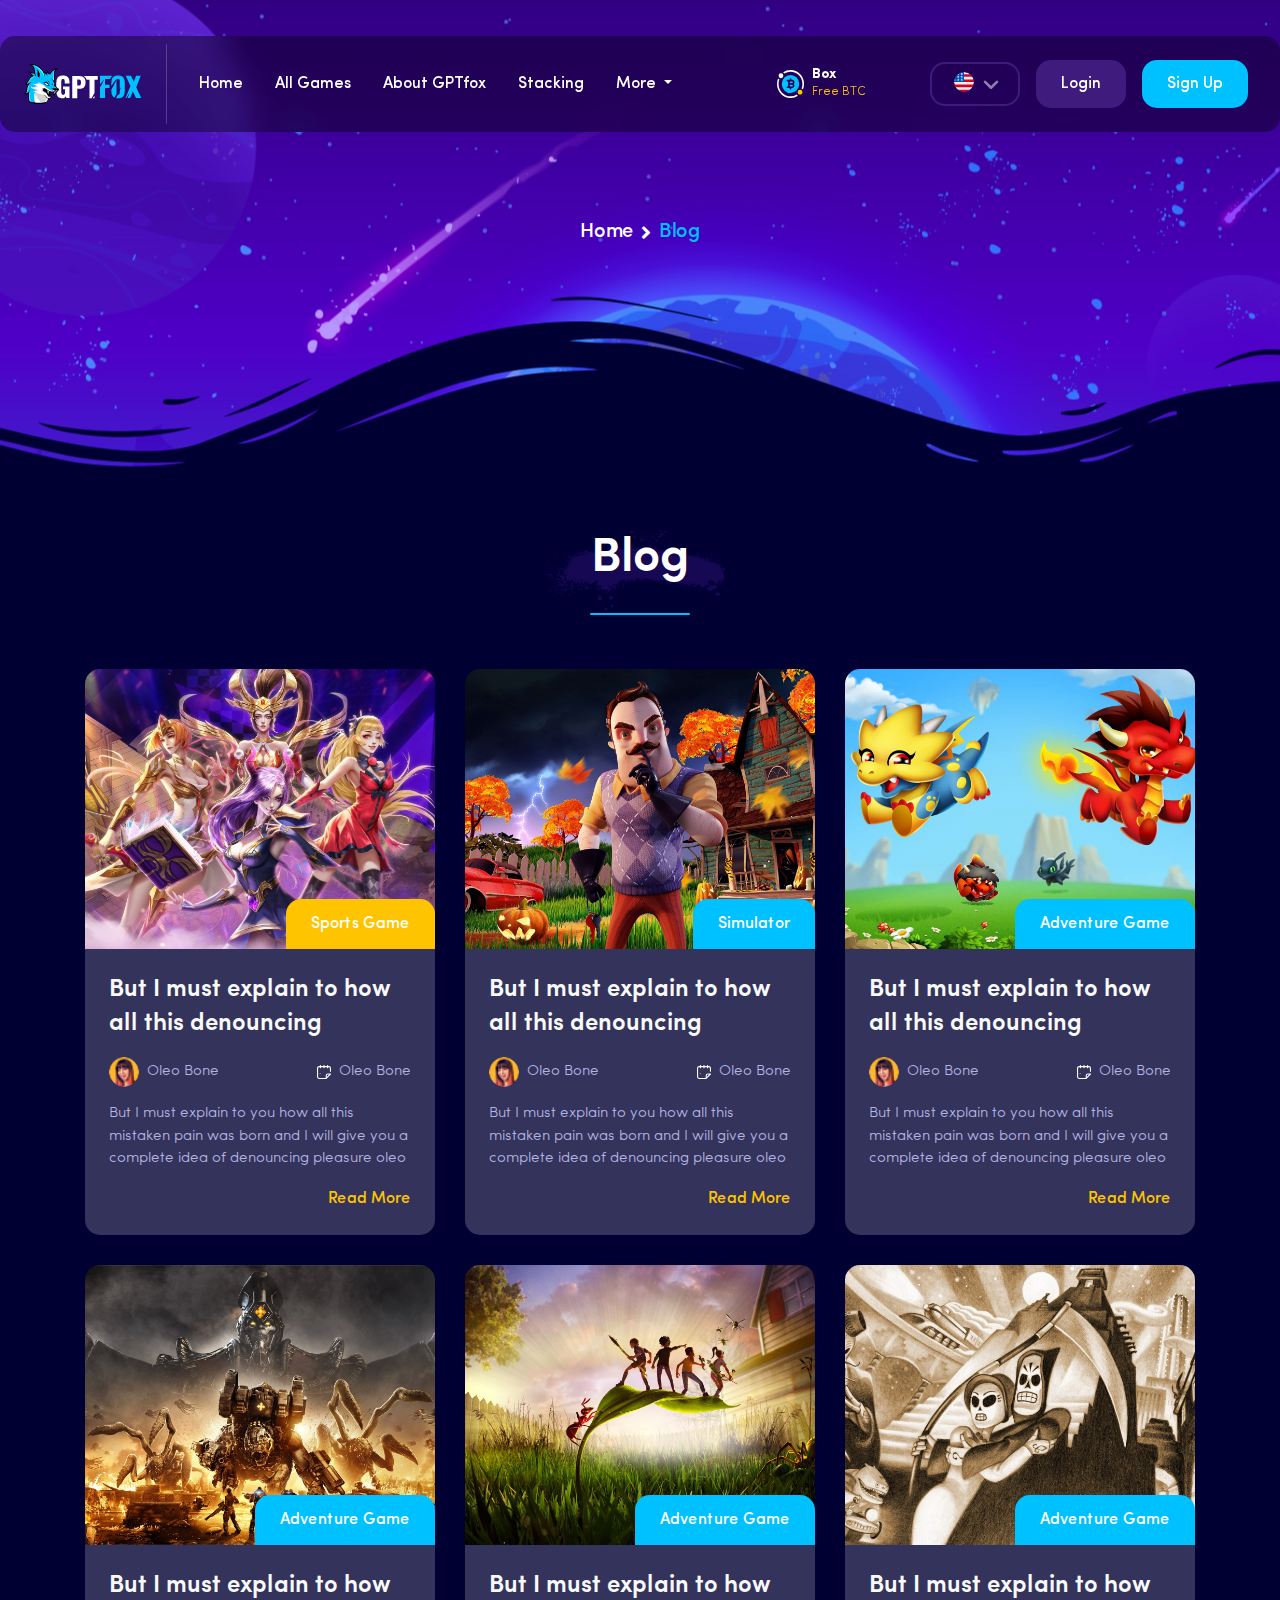
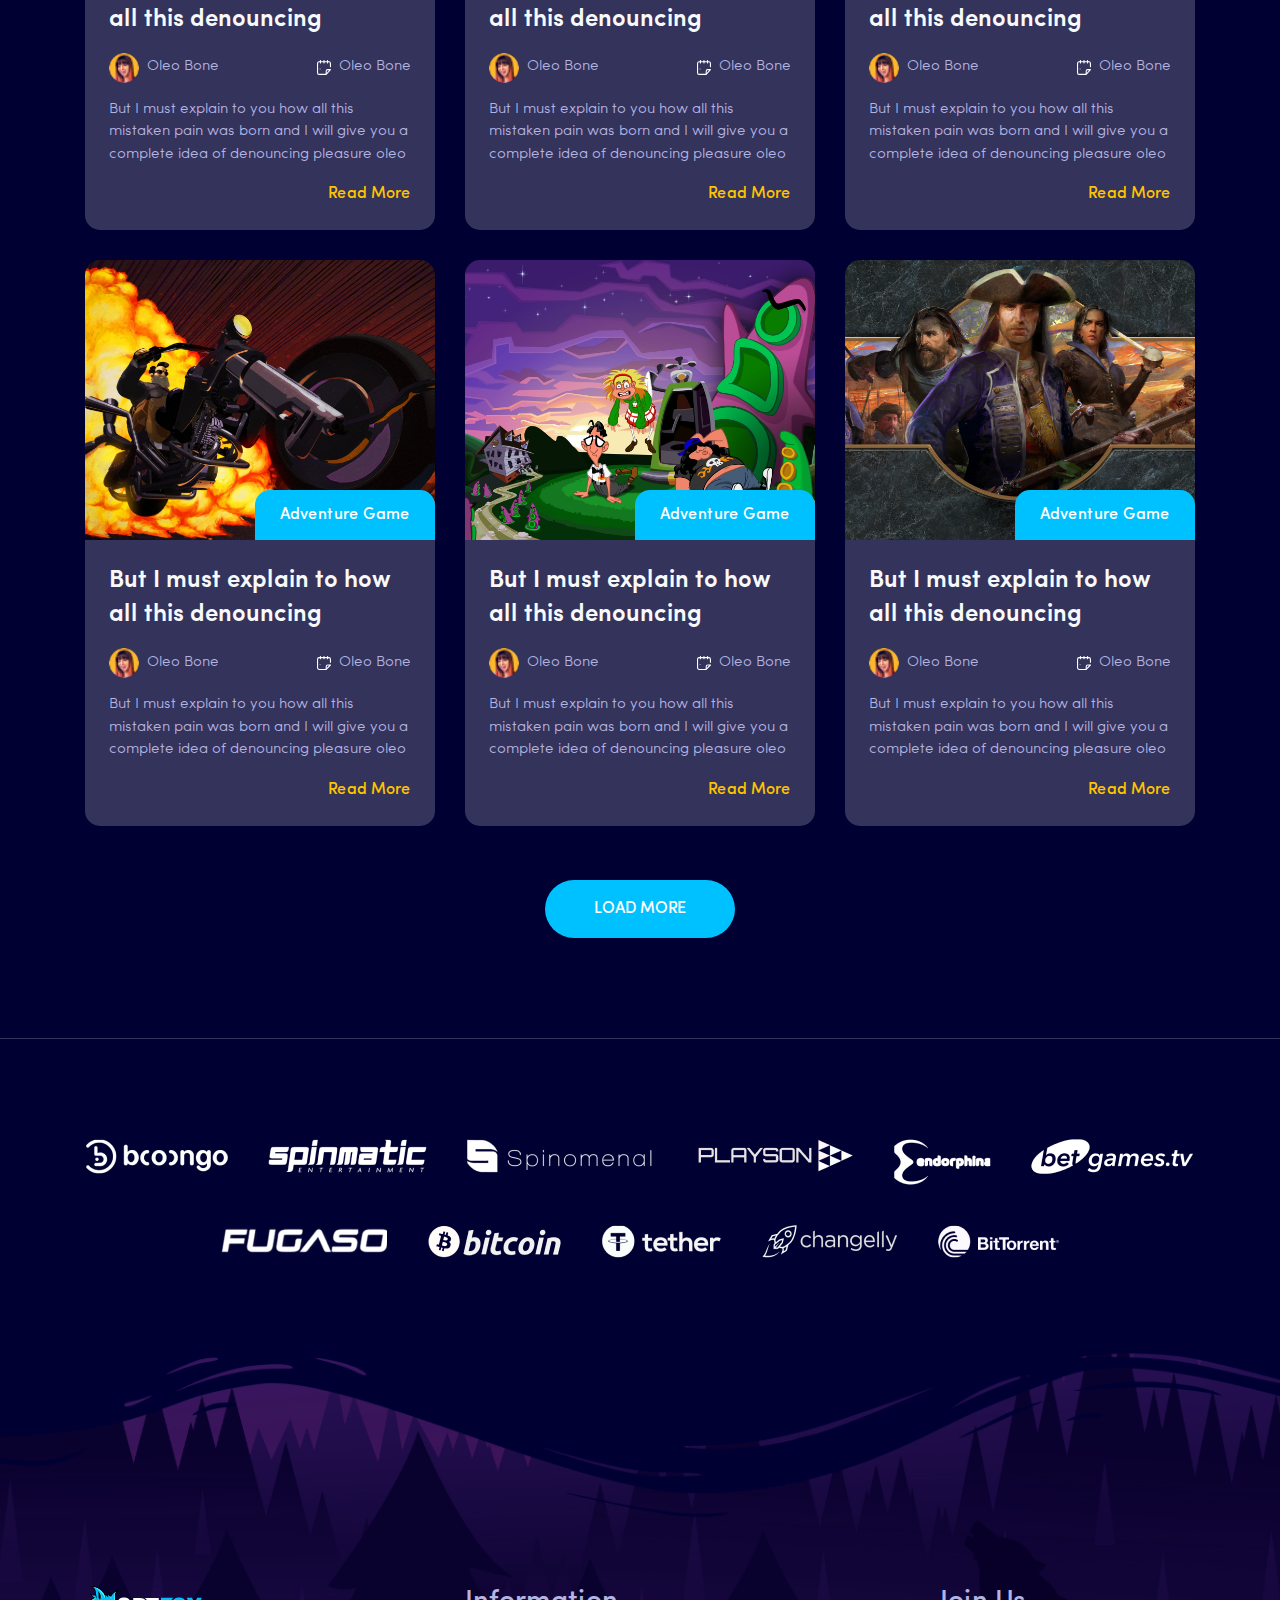
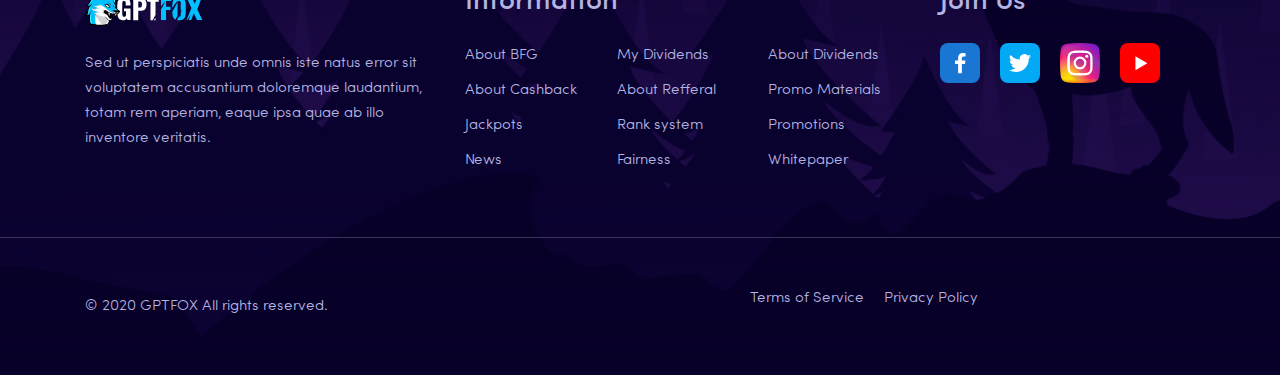
<file: blog.html>
<!DOCTYPE html>
<!--[if lt IE 7]>      <html class="no-js lt-ie9 lt-ie8 lt-ie7"> <![endif]-->
<!--[if IE 7]>         <html class="no-js lt-ie9 lt-ie8" lang="en-US"> <![endif]-->
<!--[if IE 8]>         <html class="no-js lt-ie9" lang="en-US"> <![endif]-->
<!--[if gt IE 8]><!-->
<!--<![endif]-->
<!--[if gte IE 9] <style type="text/css"> .gradient {filter: none;}</style><![endif]-->
<!--[if !IE]><html lang="en"><![endif]-->
<html lang="en-US" class="no-js">

<head>
    <meta charset="UTF-8" />
    <meta http-equiv="X-UA-Compatible" content="IE=edge" />
    <!-- Required meta tags for responsive -->
    <meta name="viewport" content="width=device-width, initial-scale=1, shrink-to-fit=no" />
    <!-- The above 3 meta tags *must* come first in the head; any other head content must come *after* these tags -->
    <!-- Favicon and touch icons -->
    <link rel="icon" type="image/png" sizes="16x16" href="assets/img/favicon/favicon-16x16.png" />
    <meta name="misapplication-TileColor" content="#ffffff" />
    <meta name="theme-color" content="#ffffff" />
    <!-- Twitter Card data -->
    <meta name="twitter:card" content="" />
    <meta name="twitter:site" content="@twitter_username" />
    <meta name="twitter:title" content="" />
    <meta name="twitter:description" content="" />
    <meta name="twitter:image" content="" />
    <!-- Open Graph data -->
    <meta property="og:title" content="" />
    <meta property="og:type" content="article" />
    <meta property="og:url" content="" />
    <meta property="og:image" content="" />
    <meta property="og:description" content="" />
    <meta property="og:site_name" content="R" />
    <meta property="fb:admins" content="Facebook numeric ID" />
    <!-- gmail verification -->
    <meta name="google-site-verification" content="" />
    <!-- Website title -->
    <title>Blog</title>
    <link rel="stylesheet" href="assets/css/all.css" />
    <link rel="stylesheet" href="assets/css/fonts-import.css" />
    <link rel="stylesheet" href="assets/css/normalize.min.css" />
    <link rel="stylesheet" href="assets/css/bootstrap.min.css" />
    <link rel="stylesheet" href="assets/css/select2.min.css" />
    <link rel="stylesheet" href="assets/css/owl.carousel.min.css" />
    <link rel="stylesheet" href="assets/css/owl.theme.default.css" />
    <!-- Main CSS -->
    <link rel="stylesheet" type="text/css" href="assets/css/style.css" />
    <!-- jQuery (necessary for jQuery plugins) -->
    <script src="assets/js/jquery-3.2.1.min.js"></script>
</head>

<body>
    <!-- Main Coding Start Here -->




    <!-- Markup for header -->
    <header class="header">
        <nav class="navbar py-0 py-lg-2 px-4 navbar-expand-lg">
            <a class="navbar-brand pr-4" href="index.html">
                <img src="assets/img/logo.png" alt="" class="img-fluid" />
            </a>
            <button class="navbar-toggler" type="button" data-toggle="collapse" data-target="#navbarSupportedContent"
                aria-controls="navbarSupportedContent" aria-expanded="false" aria-label="Toggle navigation">
                <i class="fas fa-bars text-light"></i>
            </button>

            <div class="collapse navbar-collapse" id="navbarSupportedContent">
                <ul class="navbar-nav navbar-left-panel mr-auto align-items-center">
                    <li class="nav-item active">
                        <a class="nav-link" href="#">Home</a>
                    </li>
                    <li class="nav-item">
                        <a class="nav-link" href="#">All Games</a>
                    </li>
                    <li class="nav-item">
                        <a class="nav-link" href="#">About GPTfox</a>
                    </li>
                    <li class="nav-item">
                        <a class="nav-link" href="#">Stacking</a>
                    </li>
                    <li class="nav-item dropdown">
                        <a class="nav-link dropdown-toggle" href="#" role="button" data-toggle="dropdown"
                            aria-haspopup="true" aria-expanded="false">
                            More
                        </a>
                        <div class="dropdown-menu">
                            <a class="dropdown-item" href="#">Action</a>
                            <a class="dropdown-item" href="#">Another action</a>
                            <div class="dropdown-divider"></div>
                            <a class="dropdown-item" href="#">Something else here</a>
                        </div>
                    </li>
                </ul>
                <ul class="navbar-nav navbar-right-panel align-items-center">
                    <li class="nav-item mr-4">
                        <a class="nav-link bit-coin d-flex align-items-center" href="#">
                            <img src="assets/img/bitcoin.svg" alt="" class="img-fluid mr-2" />
                            <div class="bit-coin-text">
                                <h6 class="mb-0">Box</h6>
                                <p class="mb-0">Free BTC</p>
                            </div>
                        </a>
                    </li>
                    <li class="nav-item">
                        <div class="nav-link px-0">
                            <select class="form-control" id="select-country">
                                <option value="united-states" data-img_src="./assets/img/united-states.png">1</option>
                                <option value="bangladesh" data-img_src="./assets/img/bangladesh-flag.jpg">2</option>
                                <option value="england" data-img_src="./assets/img/england.jpg">3</option>
                            </select>
                        </div>
                    </li>
                    <li class="nav-item">
                        <a class="nav-link btn-auth login" href="#">Login</a>
                    </li>
                    <li class="nav-item">
                        <a class="nav-link btn-auth sign-up" href="#">Sign Up</a>
                    </li>
                </ul>
            </div>
        </nav>
    </header>
    <!--/ Markup for header -->




    <!-- page-banner -->
    <div class="page-banner" style="background-image: url(./assets/img/page-banner.png);">
        <div class="container">
            <div class="page-banner-inner">
                <ol class="breadcrumb">
                    <li class="breadcrumb-item">
                        <a class="black-text" href="#">Home</a>
                        <i class="fa fa-angle-right mx-2" aria-hidden="true"></i>
                    </li>
                    <li class="breadcrumb-item active">Blog</li>
                </ol>
            </div>
        </div>
    </div>
    <!--/ page-banner -->




    <!-- blog -->
    <section class="blog enableLoadMoreEffect section-padding">
        <div class="container">
            <div class="section-head text-center">
                <h3 class="section-title">Blog</h3>
            </div>
            <div class="blog-inner mt-5">
                <div class="row">
                    <div class="col-lg-4 col-md-6">
                        <div class="blog-card text-light">
                            <div class="blog-card-img">
                                <img src="assets/img/blog-1.png" alt="" class="img-fluid" />
                                <a href="#" class="blog-category bg-yellow">Sports Game</a>
                            </div>
                            <div class="blog-card-content px-4 py-4">
                                <h4 class="blog-card-title">But I must explain to how all this denouncing</h4>
                                <ul
                                    class="list-unstyled user-info-who-post d-flex align-items-center justify-content-between my-3">
                                    <li class="d-flex align-items-center">
                                        <img src="assets/img/blog-user.png" alt="" class="blog-user img-fluid mr-2" />
                                        <p class="mb-0">Oleo Bone</p>
                                    </li>
                                    <li class="d-flex align-items-center">
                                        <img src="assets/img/calendar.svg" alt="" class="img-fluid mr-2" />
                                        <p class="mb-0">Oleo Bone</p>
                                    </li>
                                </ul>
                                <p class="blog-desc">
                                    But I must explain to you how all this mistaken pain was born and I will give you a
                                    complete idea of denouncing pleasure oleo
                                </p>
                                <div class="blog-read text-right">
                                    <a href="#" class="d-inline-block blog-read-more"> Read More </a>
                                </div>
                            </div>
                        </div>
                    </div>
                    <div class="col-lg-4 col-md-6">
                        <div class="blog-card text-light">
                            <div class="blog-card-img">
                                <img src="assets/img/blog-2.png" alt="" class="img-fluid" />
                                <a href="#" class="blog-category bg-blue">Simulator</a>
                            </div>
                            <div class="blog-card-content px-4 py-4">
                                <h4 class="blog-card-title">But I must explain to how all this denouncing</h4>
                                <ul
                                    class="list-unstyled user-info-who-post d-flex align-items-center justify-content-between my-3">
                                    <li class="d-flex align-items-center">
                                        <img src="assets/img/blog-user.png" alt="" class="blog-user img-fluid mr-2" />
                                        <p class="mb-0">Oleo Bone</p>
                                    </li>
                                    <li class="d-flex align-items-center">
                                        <img src="assets/img/calendar.svg" alt="" class="img-fluid mr-2" />
                                        <p class="mb-0">Oleo Bone</p>
                                    </li>
                                </ul>
                                <p class="blog-desc">
                                    But I must explain to you how all this mistaken pain was born and I will give you a
                                    complete idea of denouncing pleasure oleo
                                </p>
                                <div class="blog-read text-right">
                                    <a href="#" class="d-inline-block blog-read-more"> Read More </a>
                                </div>
                            </div>
                        </div>
                    </div>
                    <div class="col-lg-4 col-md-6">
                        <div class="blog-card text-light">
                            <div class="blog-card-img">
                                <img src="assets/img/blog-3.png" alt="" class="img-fluid" />
                                <a href="#" class="blog-category bg-blue">Adventure Game</a>
                            </div>
                            <div class="blog-card-content px-4 py-4">
                                <h4 class="blog-card-title">But I must explain to how all this denouncing</h4>
                                <ul
                                    class="list-unstyled user-info-who-post d-flex align-items-center justify-content-between my-3">
                                    <li class="d-flex align-items-center">
                                        <img src="assets/img/blog-user.png" alt="" class="blog-user img-fluid mr-2" />
                                        <p class="mb-0">Oleo Bone</p>
                                    </li>
                                    <li class="d-flex align-items-center">
                                        <img src="assets/img/calendar.svg" alt="" class="img-fluid mr-2" />
                                        <p class="mb-0">Oleo Bone</p>
                                    </li>
                                </ul>
                                <p class="blog-desc">
                                    But I must explain to you how all this mistaken pain was born and I will give you a
                                    complete idea of denouncing pleasure oleo
                                </p>
                                <div class="blog-read text-right">
                                    <a href="#" class="d-inline-block blog-read-more"> Read More </a>
                                </div>
                            </div>
                        </div>
                    </div>
                    <div class="col-lg-4 col-md-6">
                        <div class="blog-card text-light">
                            <div class="blog-card-img">
                                <img src="assets/img/blog-4.png" alt="" class="img-fluid" />
                                <a href="#" class="blog-category bg-blue">Adventure Game</a>
                            </div>
                            <div class="blog-card-content px-4 py-4">
                                <h4 class="blog-card-title">But I must explain to how all this denouncing</h4>
                                <ul
                                    class="list-unstyled user-info-who-post d-flex align-items-center justify-content-between my-3">
                                    <li class="d-flex align-items-center">
                                        <img src="assets/img/blog-user.png" alt="" class="blog-user img-fluid mr-2" />
                                        <p class="mb-0">Oleo Bone</p>
                                    </li>
                                    <li class="d-flex align-items-center">
                                        <img src="assets/img/calendar.svg" alt="" class="img-fluid mr-2" />
                                        <p class="mb-0">Oleo Bone</p>
                                    </li>
                                </ul>
                                <p class="blog-desc">
                                    But I must explain to you how all this mistaken pain was born and I will give you a
                                    complete idea of denouncing pleasure oleo
                                </p>
                                <div class="blog-read text-right">
                                    <a href="#" class="d-inline-block blog-read-more"> Read More </a>
                                </div>
                            </div>
                        </div>
                    </div>
                    <div class="col-lg-4 col-md-6">
                        <div class="blog-card text-light">
                            <div class="blog-card-img">
                                <img src="assets/img/blog-5.png" alt="" class="img-fluid" />
                                <a href="#" class="blog-category bg-blue">Adventure Game</a>
                            </div>
                            <div class="blog-card-content px-4 py-4">
                                <h4 class="blog-card-title">But I must explain to how all this denouncing</h4>
                                <ul
                                    class="list-unstyled user-info-who-post d-flex align-items-center justify-content-between my-3">
                                    <li class="d-flex align-items-center">
                                        <img src="assets/img/blog-user.png" alt="" class="blog-user img-fluid mr-2" />
                                        <p class="mb-0">Oleo Bone</p>
                                    </li>
                                    <li class="d-flex align-items-center">
                                        <img src="assets/img/calendar.svg" alt="" class="img-fluid mr-2" />
                                        <p class="mb-0">Oleo Bone</p>
                                    </li>
                                </ul>
                                <p class="blog-desc">
                                    But I must explain to you how all this mistaken pain was born and I will give you a
                                    complete idea of denouncing pleasure oleo
                                </p>
                                <div class="blog-read text-right">
                                    <a href="#" class="d-inline-block blog-read-more"> Read More </a>
                                </div>
                            </div>
                        </div>
                    </div>
                    <div class="col-lg-4 col-md-6">
                        <div class="blog-card text-light">
                            <div class="blog-card-img">
                                <img src="assets/img/blog-6.png" alt="" class="img-fluid" />
                                <a href="#" class="blog-category bg-blue">Adventure Game</a>
                            </div>
                            <div class="blog-card-content px-4 py-4">
                                <h4 class="blog-card-title">But I must explain to how all this denouncing</h4>
                                <ul
                                    class="list-unstyled user-info-who-post d-flex align-items-center justify-content-between my-3">
                                    <li class="d-flex align-items-center">
                                        <img src="assets/img/blog-user.png" alt="" class="blog-user img-fluid mr-2" />
                                        <p class="mb-0">Oleo Bone</p>
                                    </li>
                                    <li class="d-flex align-items-center">
                                        <img src="assets/img/calendar.svg" alt="" class="img-fluid mr-2" />
                                        <p class="mb-0">Oleo Bone</p>
                                    </li>
                                </ul>
                                <p class="blog-desc">
                                    But I must explain to you how all this mistaken pain was born and I will give you a
                                    complete idea of denouncing pleasure oleo
                                </p>
                                <div class="blog-read text-right">
                                    <a href="#" class="d-inline-block blog-read-more"> Read More </a>
                                </div>
                            </div>
                        </div>
                    </div>
                    <div class="col-lg-4 col-md-6">
                        <div class="blog-card text-light">
                            <div class="blog-card-img">
                                <img src="assets/img/blog-7.png" alt="" class="img-fluid" />
                                <a href="#" class="blog-category bg-blue">Adventure Game</a>
                            </div>
                            <div class="blog-card-content px-4 py-4">
                                <h4 class="blog-card-title">But I must explain to how all this denouncing</h4>
                                <ul
                                    class="list-unstyled user-info-who-post d-flex align-items-center justify-content-between my-3">
                                    <li class="d-flex align-items-center">
                                        <img src="assets/img/blog-user.png" alt="" class="blog-user img-fluid mr-2" />
                                        <p class="mb-0">Oleo Bone</p>
                                    </li>
                                    <li class="d-flex align-items-center">
                                        <img src="assets/img/calendar.svg" alt="" class="img-fluid mr-2" />
                                        <p class="mb-0">Oleo Bone</p>
                                    </li>
                                </ul>
                                <p class="blog-desc">
                                    But I must explain to you how all this mistaken pain was born and I will give you a
                                    complete idea of denouncing pleasure oleo
                                </p>
                                <div class="blog-read text-right">
                                    <a href="#" class="d-inline-block blog-read-more"> Read More </a>
                                </div>
                            </div>
                        </div>
                    </div>
                    <div class="col-lg-4 col-md-6">
                        <div class="blog-card text-light">
                            <div class="blog-card-img">
                                <img src="assets/img/blog-8.png" alt="" class="img-fluid" />
                                <a href="#" class="blog-category bg-blue">Adventure Game</a>
                            </div>
                            <div class="blog-card-content px-4 py-4">
                                <h4 class="blog-card-title">But I must explain to how all this denouncing</h4>
                                <ul
                                    class="list-unstyled user-info-who-post d-flex align-items-center justify-content-between my-3">
                                    <li class="d-flex align-items-center">
                                        <img src="assets/img/blog-user.png" alt="" class="blog-user img-fluid mr-2" />
                                        <p class="mb-0">Oleo Bone</p>
                                    </li>
                                    <li class="d-flex align-items-center">
                                        <img src="assets/img/calendar.svg" alt="" class="img-fluid mr-2" />
                                        <p class="mb-0">Oleo Bone</p>
                                    </li>
                                </ul>
                                <p class="blog-desc">
                                    But I must explain to you how all this mistaken pain was born and I will give you a
                                    complete idea of denouncing pleasure oleo
                                </p>
                                <div class="blog-read text-right">
                                    <a href="#" class="d-inline-block blog-read-more"> Read More </a>
                                </div>
                            </div>
                        </div>
                    </div>
                    <div class="col-lg-4 col-md-6">
                        <div class="blog-card text-light">
                            <div class="blog-card-img">
                                <img src="assets/img/blog-9.png" alt="" class="img-fluid" />
                                <a href="#" class="blog-category bg-blue">Adventure Game</a>
                            </div>
                            <div class="blog-card-content px-4 py-4">
                                <h4 class="blog-card-title">But I must explain to how all this denouncing</h4>
                                <ul
                                    class="list-unstyled user-info-who-post d-flex align-items-center justify-content-between my-3">
                                    <li class="d-flex align-items-center">
                                        <img src="assets/img/blog-user.png" alt="" class="blog-user img-fluid mr-2" />
                                        <p class="mb-0">Oleo Bone</p>
                                    </li>
                                    <li class="d-flex align-items-center">
                                        <img src="assets/img/calendar.svg" alt="" class="img-fluid mr-2" />
                                        <p class="mb-0">Oleo Bone</p>
                                    </li>
                                </ul>
                                <p class="blog-desc">
                                    But I must explain to you how all this mistaken pain was born and I will give you a
                                    complete idea of denouncing pleasure oleo
                                </p>
                                <div class="blog-read text-right">
                                    <a href="#" class="d-inline-block blog-read-more"> Read More </a>
                                </div>
                            </div>
                        </div>
                    </div>
                    <div class="col-lg-4 col-md-6">
                        <div class="blog-card text-light">
                            <div class="blog-card-img">
                                <img src="assets/img/blog-6.png" alt="" class="img-fluid" />
                                <a href="#" class="blog-category bg-blue">Adventure Game</a>
                            </div>
                            <div class="blog-card-content px-4 py-4">
                                <h4 class="blog-card-title">But I must explain to how all this denouncing</h4>
                                <ul
                                    class="list-unstyled user-info-who-post d-flex align-items-center justify-content-between my-3">
                                    <li class="d-flex align-items-center">
                                        <img src="assets/img/blog-user.png" alt="" class="blog-user img-fluid mr-2" />
                                        <p class="mb-0">Oleo Bone</p>
                                    </li>
                                    <li class="d-flex align-items-center">
                                        <img src="assets/img/calendar.svg" alt="" class="img-fluid mr-2" />
                                        <p class="mb-0">Oleo Bone</p>
                                    </li>
                                </ul>
                                <p class="blog-desc">
                                    But I must explain to you how all this mistaken pain was born and I will give you a
                                    complete idea of denouncing pleasure oleo
                                </p>
                                <div class="blog-read text-right">
                                    <a href="#" class="d-inline-block blog-read-more"> Read More </a>
                                </div>
                            </div>
                        </div>
                    </div>
                    <div class="col-lg-4 col-md-6">
                        <div class="blog-card text-light">
                            <div class="blog-card-img">
                                <img src="assets/img/blog-7.png" alt="" class="img-fluid" />
                                <a href="#" class="blog-category bg-blue">Adventure Game</a>
                            </div>
                            <div class="blog-card-content px-4 py-4">
                                <h4 class="blog-card-title">But I must explain to how all this denouncing</h4>
                                <ul
                                    class="list-unstyled user-info-who-post d-flex align-items-center justify-content-between my-3">
                                    <li class="d-flex align-items-center">
                                        <img src="assets/img/blog-user.png" alt="" class="blog-user img-fluid mr-2" />
                                        <p class="mb-0">Oleo Bone</p>
                                    </li>
                                    <li class="d-flex align-items-center">
                                        <img src="assets/img/calendar.svg" alt="" class="img-fluid mr-2" />
                                        <p class="mb-0">Oleo Bone</p>
                                    </li>
                                </ul>
                                <p class="blog-desc">
                                    But I must explain to you how all this mistaken pain was born and I will give you a
                                    complete idea of denouncing pleasure oleo
                                </p>
                                <div class="blog-read text-right">
                                    <a href="#" class="d-inline-block blog-read-more"> Read More </a>
                                </div>
                            </div>
                        </div>
                    </div>
                    <div class="col-lg-4 col-md-6">
                        <div class="blog-card text-light">
                            <div class="blog-card-img">
                                <img src="assets/img/blog-8.png" alt="" class="img-fluid" />
                                <a href="#" class="blog-category bg-blue">Adventure Game</a>
                            </div>
                            <div class="blog-card-content px-4 py-4">
                                <h4 class="blog-card-title">But I must explain to how all this denouncing</h4>
                                <ul
                                    class="list-unstyled user-info-who-post d-flex align-items-center justify-content-between my-3">
                                    <li class="d-flex align-items-center">
                                        <img src="assets/img/blog-user.png" alt="" class="blog-user img-fluid mr-2" />
                                        <p class="mb-0">Oleo Bone</p>
                                    </li>
                                    <li class="d-flex align-items-center">
                                        <img src="assets/img/calendar.svg" alt="" class="img-fluid mr-2" />
                                        <p class="mb-0">Oleo Bone</p>
                                    </li>
                                </ul>
                                <p class="blog-desc">
                                    But I must explain to you how all this mistaken pain was born and I will give you a
                                    complete idea of denouncing pleasure oleo
                                </p>
                                <div class="blog-read text-right">
                                    <a href="#" class="d-inline-block blog-read-more"> Read More </a>
                                </div>
                            </div>
                        </div>
                    </div>
                    <div class="col-lg-4 col-md-6">
                        <div class="blog-card text-light">
                            <div class="blog-card-img">
                                <img src="assets/img/blog-6.png" alt="" class="img-fluid" />
                                <a href="#" class="blog-category bg-blue">Adventure Game</a>
                            </div>
                            <div class="blog-card-content px-4 py-4">
                                <h4 class="blog-card-title">But I must explain to how all this denouncing</h4>
                                <ul
                                    class="list-unstyled user-info-who-post d-flex align-items-center justify-content-between my-3">
                                    <li class="d-flex align-items-center">
                                        <img src="assets/img/blog-user.png" alt="" class="blog-user img-fluid mr-2" />
                                        <p class="mb-0">Oleo Bone</p>
                                    </li>
                                    <li class="d-flex align-items-center">
                                        <img src="assets/img/calendar.svg" alt="" class="img-fluid mr-2" />
                                        <p class="mb-0">Oleo Bone</p>
                                    </li>
                                </ul>
                                <p class="blog-desc">
                                    But I must explain to you how all this mistaken pain was born and I will give you a
                                    complete idea of denouncing pleasure oleo
                                </p>
                                <div class="blog-read text-right">
                                    <a href="#" class="d-inline-block blog-read-more"> Read More </a>
                                </div>
                            </div>
                        </div>
                    </div>
                    <div class="col-lg-4 col-md-6">
                        <div class="blog-card text-light">
                            <div class="blog-card-img">
                                <img src="assets/img/blog-7.png" alt="" class="img-fluid" />
                                <a href="#" class="blog-category bg-blue">Adventure Game</a>
                            </div>
                            <div class="blog-card-content px-4 py-4">
                                <h4 class="blog-card-title">But I must explain to how all this denouncing</h4>
                                <ul
                                    class="list-unstyled user-info-who-post d-flex align-items-center justify-content-between my-3">
                                    <li class="d-flex align-items-center">
                                        <img src="assets/img/blog-user.png" alt="" class="blog-user img-fluid mr-2" />
                                        <p class="mb-0">Oleo Bone</p>
                                    </li>
                                    <li class="d-flex align-items-center">
                                        <img src="assets/img/calendar.svg" alt="" class="img-fluid mr-2" />
                                        <p class="mb-0">Oleo Bone</p>
                                    </li>
                                </ul>
                                <p class="blog-desc">
                                    But I must explain to you how all this mistaken pain was born and I will give you a
                                    complete idea of denouncing pleasure oleo
                                </p>
                                <div class="blog-read text-right">
                                    <a href="#" class="d-inline-block blog-read-more"> Read More </a>
                                </div>
                            </div>
                        </div>
                    </div>
                    <div class="col-lg-4 col-md-6">
                        <div class="blog-card text-light">
                            <div class="blog-card-img">
                                <img src="assets/img/blog-8.png" alt="" class="img-fluid" />
                                <a href="#" class="blog-category bg-blue">Adventure Game</a>
                            </div>
                            <div class="blog-card-content px-4 py-4">
                                <h4 class="blog-card-title">But I must explain to how all this denouncing</h4>
                                <ul
                                    class="list-unstyled user-info-who-post d-flex align-items-center justify-content-between my-3">
                                    <li class="d-flex align-items-center">
                                        <img src="assets/img/blog-user.png" alt="" class="blog-user img-fluid mr-2" />
                                        <p class="mb-0">Oleo Bone</p>
                                    </li>
                                    <li class="d-flex align-items-center">
                                        <img src="assets/img/calendar.svg" alt="" class="img-fluid mr-2" />
                                        <p class="mb-0">Oleo Bone</p>
                                    </li>
                                </ul>
                                <p class="blog-desc">
                                    But I must explain to you how all this mistaken pain was born and I will give you a
                                    complete idea of denouncing pleasure oleo
                                </p>
                                <div class="blog-read text-right">
                                    <a href="#" class="d-inline-block blog-read-more"> Read More </a>
                                </div>
                            </div>
                        </div>
                    </div>
                </div>
                <div class="loadMore text-center mt-4">
                    <button type="button" id="loadMore" class="btn btn-gpt py-3 px-5 text-uppercase">Load More</button>
                </div>
            </div>
        </div>
    </section>
    <!-- blog -->




    <!-- our-clients -->
    <div class="our-clients section-padding">
        <div class="container">
            <div class="client-grids">
                <div class="client-grid-item">
                    <img src="assets/img/bcongo.png" alt="" class="img-fluid" />
                </div>
                <div class="client-grid-item">
                    <img src="assets/img/cl-1.png" alt="" class="img-fluid" />
                </div>
                <div class="client-grid-item">
                    <img src="assets/img/cl-2.png" alt="" class="img-fluid" />
                </div>
                <div class="client-grid-item">
                    <img src="assets/img/cl-3.png" alt="" class="img-fluid" />
                </div>
                <div class="client-grid-item">
                    <img src="assets/img/cl-4.png" alt="" class="img-fluid" />
                </div>
                <div class="client-grid-item">
                    <img src="assets/img/cl-5.png" alt="" class="img-fluid" />
                </div>
                <div class="client-grid-item">
                    <img src="assets/img/cl-6.png" alt="" class="img-fluid" />
                </div>
                <div class="client-grid-item">
                    <img src="assets/img/cl-7.png" alt="" class="img-fluid" />
                </div>
                <div class="client-grid-item">
                    <img src="assets/img/cl-8.png" alt="" class="img-fluid" />
                </div>
                <div class="client-grid-item">
                    <img src="assets/img/cl-9.png" alt="" class="img-fluid" />
                </div>
                <div class="client-grid-item">
                    <img src="assets/img/cl-10.png" alt="" class="img-fluid" />
                </div>
            </div>
        </div>
    </div>
    <!-- our-clients -->





    <!-- footer -->
    <footer class="footer" style="background-image : url(./assets/img/footer-bg.png)">
        <div class="footer-top py-5 text-center text-lg-left">
            <div class="container">
                <div class="row">
                    <div class="col-lg-4">
                        <div class="footer-box mb-4 mb-lg-0">
                            <div class="footer-title mb-4">
                                <a href="#">
                                    <img src="assets/img/logo.png" alt="" class="img-fluid" />
                                </a>
                            </div>
                            <p class="about-gpt">
                                Sed ut perspiciatis unde omnis iste natus error sit voluptatem accusantium
                                doloremque
                                laudantium, totam rem aperiam, eaque ipsa quae ab illo inventore veritatis.
                            </p>
                        </div>
                    </div>
                    <div class="col-lg-5">
                        <div class="footer-box mb-4 mb-lg-0">
                            <h3 class="footer-title mb-4">
                                Information
                            </h3>
                            <ul class="list-unstyled information-list">
                                <li><a href="#">About BFG</a></li>
                                <li><a href="#">My Dividends</a></li>
                                <li><a href="#">About Dividends</a></li>
                                <li><a href="#">About Cashback</a></li>
                                <li><a href="#">About Refferal</a></li>
                                <li><a href="#">Promo Materials</a></li>
                                <li><a href="#">Jackpots</a></li>
                                <li><a href="#">Rank system</a></li>
                                <li><a href="#">Promotions</a></li>
                                <li><a href="#">News</a></li>
                                <li><a href="#">Fairness</a></li>
                                <li><a href="#">Whitepaper</a></li>
                            </ul>
                        </div>
                    </div>
                    <div class="col-lg-3">
                        <div class="footer-box mb-3">
                            <h3 class="footer-title mb-4">
                                Join Us
                            </h3>
                            <ul
                                class="list-unstyled social-icon d-flex align-items-center justify-content-center justify-content-lg-start">
                                <li><a href="#"><img src="assets/img/facebook.svg" alt="" class="img-fluid" /></a>
                                </li>
                                <li><a href="#"><img src="assets/img/twitter.svg" alt="" class="img-fluid" /></a>
                                </li>
                                <li><a href="#"><img src="assets/img/instagram.svg" alt="" class="img-fluid" /></a>
                                </li>
                                <li><a href="#"><img src="assets/img/youtube.svg" alt="" class="img-fluid" /></a>
                                </li>
                            </ul>
                        </div>
                    </div>
                </div>
            </div>
        </div>
        <div class="footer-bottom py-5">
            <div class="container">
                <div class="footer-bottom-grids text-center text-lg-left">
                    <div class="row align-items-center">
                        <div class="col-lg-7">
                            <p class="mb-3 mb-lg-0"> &#169; 2020 GPTFOX All rights reserved.</p>
                        </div>
                        <div class="col-lg-5">
                            <ul
                                class="list-unstyled terms-list d-flex align-items-center justify-content-center justify-content-lg-start">
                                <li><a href="#">Terms of Service</a></li>
                                <li><a href="#">Privacy Policy</a></li>
                            </ul>
                        </div>
                    </div>
                </div>
            </div>
        </div>
    </footer>
    <!-- footer -->



    <!-- Main Coding End -->
    <!-- Include all compiled plugins (below), or include individual files as needed -->
    <script src="assets/js/bootstrap.bundle.min.js"></script>
    <script src="assets/js/select2.min.js"></script>
    <script src="assets/js/owl.carousel.min.js"></script>
    <script src="assets/js/petty-filter.js"></script>
    <!-- Script JS -->
    <script src="assets/js/script.js"></script>
</body>

</html>
</file>
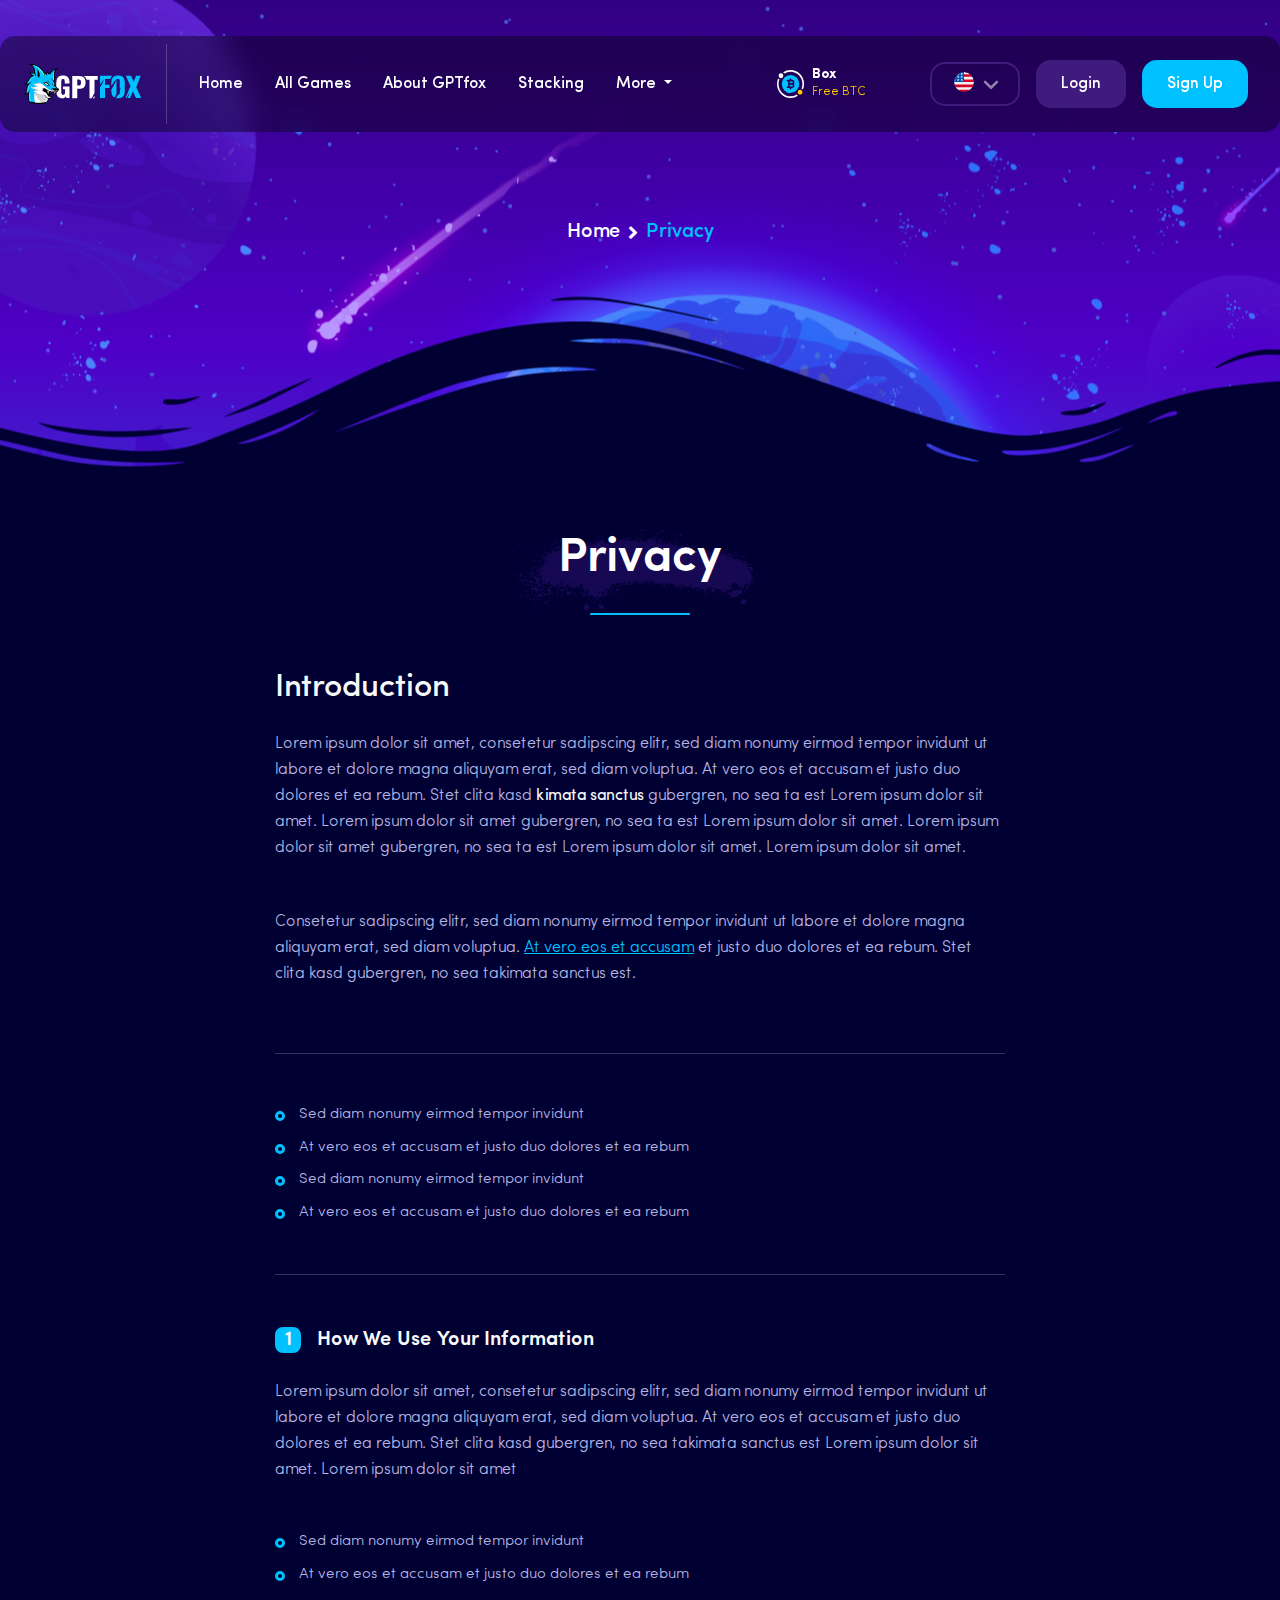
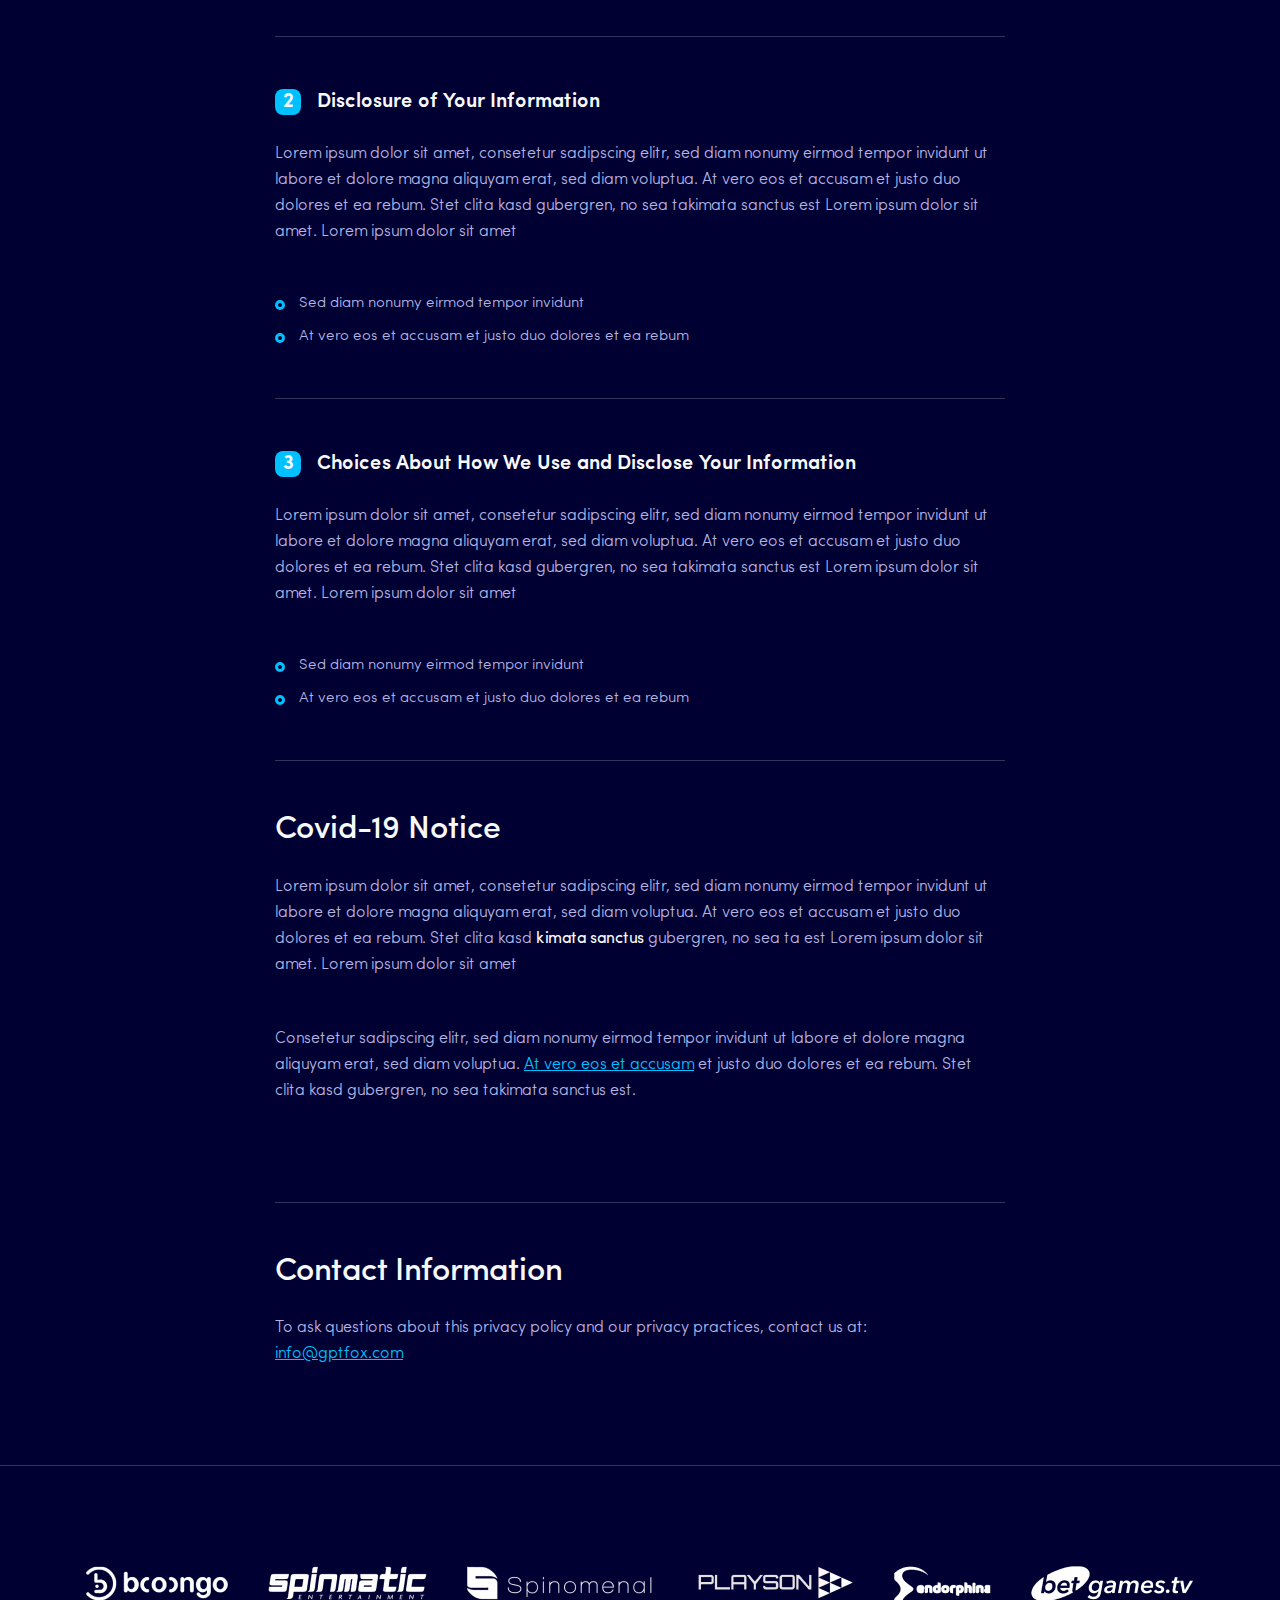
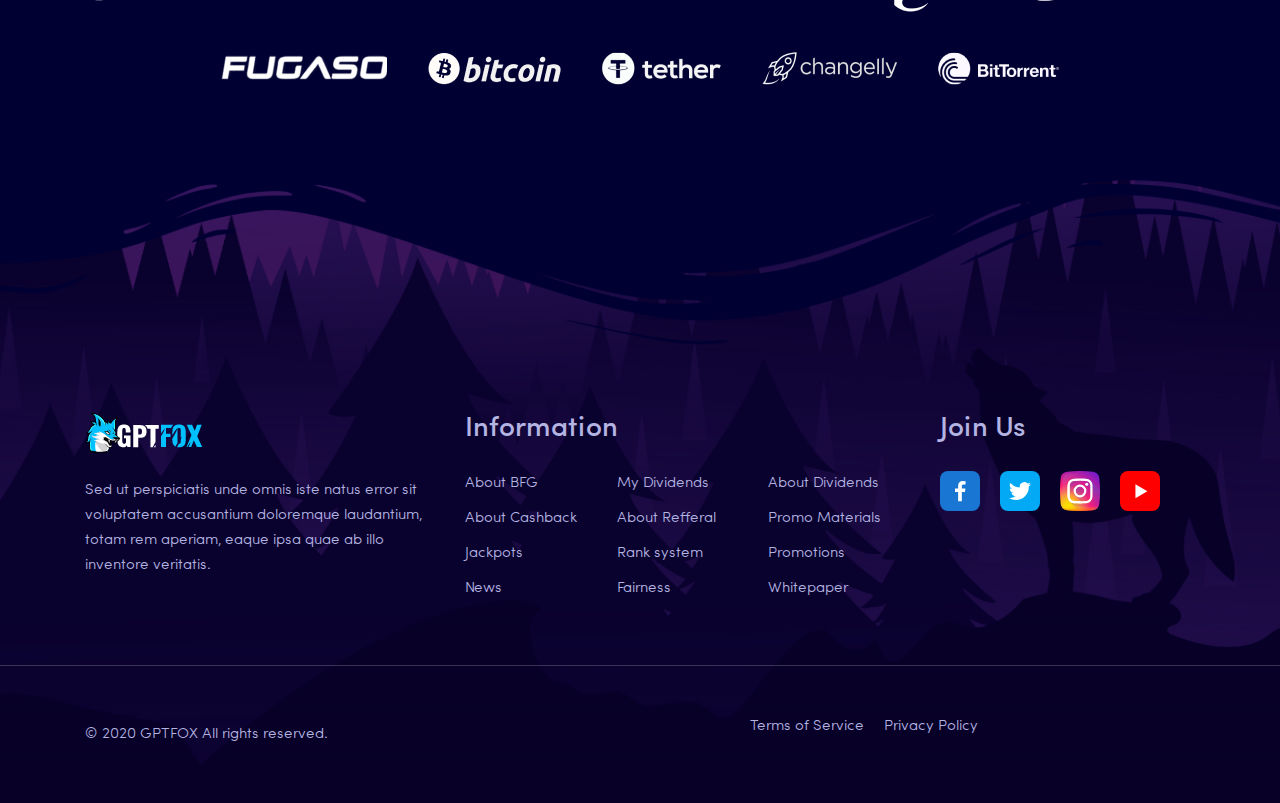
<file: privacy.html>
<!DOCTYPE html>
<!--[if lt IE 7]>      <html class="no-js lt-ie9 lt-ie8 lt-ie7"> <![endif]-->
<!--[if IE 7]>         <html class="no-js lt-ie9 lt-ie8" lang="en-US"> <![endif]-->
<!--[if IE 8]>         <html class="no-js lt-ie9" lang="en-US"> <![endif]-->
<!--[if gt IE 8]><!-->
<!--<![endif]-->
<!--[if gte IE 9] <style type="text/css"> .gradient {filter: none;}</style><![endif]-->
<!--[if !IE]><html lang="en"><![endif]-->
<html lang="en-US" class="no-js">

<head>
    <meta charset="UTF-8" />
    <meta http-equiv="X-UA-Compatible" content="IE=edge" />
    <!-- Required meta tags for responsive -->
    <meta name="viewport" content="width=device-width, initial-scale=1, shrink-to-fit=no" />
    <!-- The above 3 meta tags *must* come first in the head; any other head content must come *after* these tags -->
    <!-- Favicon and touch icons -->
    <link rel="icon" type="image/png" sizes="16x16" href="assets/img/favicon/favicon-16x16.png" />
    <meta name="misapplication-TileColor" content="#ffffff" />
    <meta name="theme-color" content="#ffffff" />
    <!-- Twitter Card data -->
    <meta name="twitter:card" content="" />
    <meta name="twitter:site" content="@twitter_username" />
    <meta name="twitter:title" content="" />
    <meta name="twitter:description" content="" />
    <meta name="twitter:image" content="" />
    <!-- Open Graph data -->
    <meta property="og:title" content="" />
    <meta property="og:type" content="article" />
    <meta property="og:url" content="" />
    <meta property="og:image" content="" />
    <meta property="og:description" content="" />
    <meta property="og:site_name" content="R" />
    <meta property="fb:admins" content="Facebook numeric ID" />
    <!-- gmail verification -->
    <meta name="google-site-verification" content="" />
    <!-- Website title -->
    <title>Privacy</title>
    <link rel="stylesheet" href="assets/css/all.css" />
    <link rel="stylesheet" href="assets/css/fonts-import.css" />
    <link rel="stylesheet" href="assets/css/normalize.min.css" />
    <link rel="stylesheet" href="assets/css/bootstrap.min.css" />
    <link rel="stylesheet" href="assets/css/select2.min.css" />
    <link rel="stylesheet"  href="assets/css/owl.carousel.min.css" />
    <link rel="stylesheet" href="assets/css/owl.theme.default.css" />
    <!-- Main CSS -->
    <link rel="stylesheet" type="text/css" href="assets/css/style.css" />
    <!-- jQuery (necessary for jQuery plugins) -->
    <script src="assets/js/jquery-3.2.1.min.js"></script>
</head>

<body>
    <!-- Main Coding Start Here -->




    <!-- Markup for header -->
    <header class="header">
        <nav class="navbar py-0 py-lg-2 px-4 navbar-expand-lg">
            <a class="navbar-brand pr-4" href="index.html">
                <img src="assets/img/logo.png" alt="" class="img-fluid" />
            </a>
            <button class="navbar-toggler" type="button" data-toggle="collapse" data-target="#navbarSupportedContent"
                aria-controls="navbarSupportedContent" aria-expanded="false" aria-label="Toggle navigation">
                <i class="fas fa-bars text-light"></i>
            </button>

            <div class="collapse navbar-collapse" id="navbarSupportedContent">
                <ul class="navbar-nav navbar-left-panel mr-auto align-items-center">
                    <li class="nav-item active">
                        <a class="nav-link" href="#">Home</a>
                    </li>
                    <li class="nav-item">
                        <a class="nav-link" href="#">All Games</a>
                    </li>
                    <li class="nav-item">
                        <a class="nav-link" href="#">About GPTfox</a>
                    </li>
                    <li class="nav-item">
                        <a class="nav-link" href="#">Stacking</a>
                    </li>
                    <li class="nav-item dropdown">
                        <a class="nav-link dropdown-toggle" href="#" role="button" data-toggle="dropdown"
                            aria-haspopup="true" aria-expanded="false">
                            More
                        </a>
                        <div class="dropdown-menu">
                            <a class="dropdown-item" href="#">Action</a>
                            <a class="dropdown-item" href="#">Another action</a>
                            <div class="dropdown-divider"></div>
                            <a class="dropdown-item" href="#">Something else here</a>
                        </div>
                    </li>
                </ul>
                <ul class="navbar-nav navbar-right-panel align-items-center">
                    <li class="nav-item mr-4">
                        <a class="nav-link bit-coin d-flex align-items-center" href="#">
                            <img src="assets/img/bitcoin.svg" alt="" class="img-fluid mr-2" />
                            <div class="bit-coin-text">
                                <h6 class="mb-0">Box</h6>
                                <p class="mb-0">Free BTC</p>
                            </div>
                        </a>
                    </li>
                    <li class="nav-item">
                        <div class="nav-link px-0">
                            <select class="form-control" id="select-country">
                                <option value="united-states" data-img_src="./assets/img/united-states.png">1</option>
                                <option value="bangladesh" data-img_src="./assets/img/bangladesh-flag.jpg">2</option>
                                <option value="england" data-img_src="./assets/img/england.jpg">3</option>
                            </select>
                        </div>
                    </li>
                    <li class="nav-item">
                        <a class="nav-link btn-auth login" href="#">Login</a>
                    </li>
                    <li class="nav-item">
                        <a class="nav-link btn-auth sign-up" href="#">Sign Up</a>
                    </li>
                </ul>
            </div>
        </nav>
    </header>
    <!--/ Markup for header -->



    <!-- page-banner -->
    <div class="page-banner" style="background-image: url(./assets/img/page-banner.png);">
        <div class="container">
            <div class="page-banner-inner">
                <ol class="breadcrumb">
                    <li class="breadcrumb-item">
                        <a class="black-text" href="#">Home</a>
                        <i class="fa fa-angle-right mx-2" aria-hidden="true"></i>
                    </li>
                    <li class="breadcrumb-item active">Privacy</li>
                </ol>
            </div>
        </div>
    </div>
    <!--/ page-banner -->





    <!-- Terms -->
    <section class="terms section-padding">
        <div class="container">
            <div class="section-head text-center">
                <h3 class="section-title">Privacy</h3>
            </div>
            <div class="row mt-5">
                <div class="col-xl-8 offset-xl-2">
                    <ul class="terms-inner list-unstyled text-light">
                        <li class="terms-inner-item">
                            <h2 class="d-flex align-items-center mb-4">
                                Introduction
                            </h2>
                            <p class="terms-inner-item-desc mb-5">
                                Lorem ipsum dolor sit amet, consetetur sadipscing elitr, sed diam nonumy eirmod tempor
                                invidunt ut labore et dolore magna aliquyam erat, sed diam voluptua. At vero eos et
                                accusam et justo duo dolores et ea rebum. Stet clita kasd <strong
                                    class="text-light">kimata sanctus</strong> 
                                    gubergren, no sea ta est Lorem ipsum dolor sit amet. Lorem ipsum dolor sit amet
                                    gubergren, no sea ta est Lorem ipsum dolor sit amet. Lorem ipsum dolor sit amet
                                    gubergren, no sea ta est Lorem ipsum dolor sit amet. Lorem ipsum dolor sit amet.
                            </p>
                            <p class="terms-inner-item-desc">
                                Consetetur sadipscing elitr, sed diam nonumy eirmod tempor invidunt ut labore et dolore
                                magna aliquyam erat, sed diam voluptua. <a href="#" target="_blank"
                                    rel="noopener noreferrer">At vero eos et accusam</a> et justo duo dolores et
                                ea rebum. Stet clita kasd gubergren, no sea takimata sanctus est.
                            </p>
                        </li>
                        <li class="terms-inner-item">
                            <ul class="terms-inner-item-list list-unstyled">
                                <li>Sed diam nonumy eirmod tempor invidunt</li>
                                <li>At vero eos et accusam et justo duo dolores et ea rebum</li>
                                <li>Sed diam nonumy eirmod tempor invidunt</li>
                                <li>At vero eos et accusam et justo duo dolores et ea rebum</li>
                            </ul>
                        </li>
                        <li class="terms-inner-item">
                            <h4 class="terms-inner-item-title d-flex align-items-center mb-4">
                                <span class="numbering-style mr-3">1</span>
                                How We Use Your Information
                            </h4>
                            <p class="terms-inner-item-desc mb-5">
                                Lorem ipsum dolor sit amet, consetetur sadipscing elitr, sed diam nonumy eirmod tempor
                                invidunt ut labore et dolore magna aliquyam erat, sed diam voluptua. At vero eos et
                                accusam et justo duo dolores et ea rebum. Stet clita kasd gubergren, no sea takimata
                                sanctus est Lorem ipsum dolor sit amet. Lorem ipsum dolor sit amet
                            </p>
                            <ul class="terms-inner-item-list list-unstyled">
                                <li>Sed diam nonumy eirmod tempor invidunt</li>
                                <li>At vero eos et accusam et justo duo dolores et ea rebum</li>
                            </ul>
                        </li>
                        <li class="terms-inner-item">
                            <h4 class="terms-inner-item-title d-flex align-items-center mb-4">
                                <span class="numbering-style mr-3">2</span>
                                Disclosure of Your Information
                            </h4>
                            <p class="terms-inner-item-desc mb-5">
                                Lorem ipsum dolor sit amet, consetetur sadipscing elitr, sed diam nonumy eirmod tempor
                                invidunt ut labore et dolore magna aliquyam erat, sed diam voluptua. At vero eos et
                                accusam et justo duo dolores et ea rebum. Stet clita kasd gubergren, no sea takimata
                                sanctus est Lorem ipsum dolor sit amet. Lorem ipsum dolor sit amet
                            </p>
                            <ul class="terms-inner-item-list list-unstyled">
                                <li>Sed diam nonumy eirmod tempor invidunt</li>
                                <li>At vero eos et accusam et justo duo dolores et ea rebum</li>
                            </ul>
                        </li>
                        <li class="terms-inner-item">
                            <h4 class="terms-inner-item-title d-flex align-items-center mb-4">
                                <span class="numbering-style mr-3">3</span>
                                Choices About How We Use and Disclose Your Information
                            </h4>
                            <p class="terms-inner-item-desc mb-5">
                                Lorem ipsum dolor sit amet, consetetur sadipscing elitr, sed diam nonumy eirmod tempor
                                invidunt ut labore et dolore magna aliquyam erat, sed diam voluptua. At vero eos et
                                accusam et justo duo dolores et ea rebum. Stet clita kasd gubergren, no sea takimata
                                sanctus est Lorem ipsum dolor sit amet. Lorem ipsum dolor sit amet
                            </p>
                            <ul class="terms-inner-item-list list-unstyled">
                                <li>Sed diam nonumy eirmod tempor invidunt</li>
                                <li>At vero eos et accusam et justo duo dolores et ea rebum</li>
                            </ul>
                        </li>
                        <li class="terms-inner-item">
                            <h2 class="d-flex align-items-center mb-4">
                                Covid-19 Notice
                            </h2>
                            <p class="terms-inner-item-desc mb-5">
                                Lorem ipsum dolor sit amet, consetetur sadipscing elitr, sed diam nonumy eirmod tempor
                                invidunt ut labore et dolore magna aliquyam erat, sed diam voluptua. At vero eos et
                                accusam et justo duo dolores et ea rebum. Stet clita kasd <strong
                                    class="text-light">kimata
                                    sanctus</strong> gubergren, no sea ta est Lorem ipsum dolor sit amet. Lorem ipsum
                                dolor sit amet
                            </p>
                            <p class="terms-inner-item-desc mb-5">
                                Consetetur sadipscing elitr, sed diam nonumy eirmod tempor invidunt ut labore et dolore
                                magna aliquyam erat, sed diam voluptua. <a href="#" target="_blank"
                                    rel="noopener noreferrer">At vero eos et accusam</a> et justo duo dolores et
                                ea rebum. Stet clita kasd gubergren, no sea takimata sanctus est.
                            </p>
                        </li>
                        <li class="terms-inner-item">
                            <h2 class="d-flex align-items-center mb-4">
                                Contact Information
                            </h2>
                            <p class="terms-inner-item-desc mb-5">
                                To ask questions about this privacy policy and our privacy practices, contact us at: <br/>                           
                                <a href="mailto:info@gptfox.com">info@gptfox.com</a>
                            </p>
                        </li>
                    </ul>
                </div>
            </div>
        </div>
    </section>
    <!-- Terms -->




    <!-- our-clients -->
    <div class="our-clients section-padding">
        <div class="container">
            <div class="client-grids">
                <div class="client-grid-item">
                    <img src="assets/img/bcongo.png" alt="" class="img-fluid" />
                </div>
                <div class="client-grid-item">
                    <img src="assets/img/cl-1.png" alt="" class="img-fluid" />
                </div>
                <div class="client-grid-item">
                    <img src="assets/img/cl-2.png" alt="" class="img-fluid" />
                </div>
                <div class="client-grid-item">
                    <img src="assets/img/cl-3.png" alt="" class="img-fluid" />
                </div>
                <div class="client-grid-item">
                    <img src="assets/img/cl-4.png" alt="" class="img-fluid" />
                </div>
                <div class="client-grid-item">
                    <img src="assets/img/cl-5.png" alt="" class="img-fluid" />
                </div>
                <div class="client-grid-item">
                    <img src="assets/img/cl-6.png" alt="" class="img-fluid" />
                </div>
                <div class="client-grid-item">
                    <img src="assets/img/cl-7.png" alt="" class="img-fluid" />
                </div>
                <div class="client-grid-item">
                    <img src="assets/img/cl-8.png" alt="" class="img-fluid" />
                </div>
                <div class="client-grid-item">
                    <img src="assets/img/cl-9.png" alt="" class="img-fluid" />
                </div>
                <div class="client-grid-item">
                    <img src="assets/img/cl-10.png" alt="" class="img-fluid" />
                </div>
            </div>
        </div>
    </div>
    <!-- our-clients -->





    <!-- footer -->
    <footer class="footer" style="background-image : url(./assets/img/footer-bg.png)">
        <div class="footer-top py-5 text-center text-lg-left">
            <div class="container">
                <div class="row">
                    <div class="col-lg-4">
                        <div class="footer-box mb-4 mb-lg-0">
                            <div class="footer-title mb-4">
                                <a href="#">
                                    <img src="assets/img/logo.png" alt="" class="img-fluid" />
                                </a>
                            </div>
                            <p class="about-gpt">
                                Sed ut perspiciatis unde omnis iste natus error sit voluptatem accusantium doloremque
                                laudantium, totam rem aperiam, eaque ipsa quae ab illo inventore veritatis.
                            </p>
                        </div>
                    </div>
                    <div class="col-lg-5">
                        <div class="footer-box mb-4 mb-lg-0">
                            <h3 class="footer-title mb-4">
                                Information
                            </h3>
                            <ul class="list-unstyled information-list">
                                <li><a href="#">About BFG</a></li>
                                <li><a href="#">My Dividends</a></li>
                                <li><a href="#">About Dividends</a></li>
                                <li><a href="#">About Cashback</a></li>
                                <li><a href="#">About Refferal</a></li>
                                <li><a href="#">Promo Materials</a></li>
                                <li><a href="#">Jackpots</a></li>
                                <li><a href="#">Rank system</a></li>
                                <li><a href="#">Promotions</a></li>
                                <li><a href="#">News</a></li>
                                <li><a href="#">Fairness</a></li>
                                <li><a href="#">Whitepaper</a></li>
                            </ul>
                        </div>
                    </div>
                    <div class="col-lg-3">
                        <div class="footer-box mb-3">
                            <h3 class="footer-title mb-4">
                                Join Us
                            </h3>
                            <ul
                                class="list-unstyled social-icon d-flex align-items-center justify-content-center justify-content-lg-start">
                                <li><a href="#"><img src="assets/img/facebook.svg" alt="" class="img-fluid" /></a></li>
                                <li><a href="#"><img src="assets/img/twitter.svg" alt="" class="img-fluid" /></a></li>
                                <li><a href="#"><img src="assets/img/instagram.svg" alt="" class="img-fluid" /></a></li>
                                <li><a href="#"><img src="assets/img/youtube.svg" alt="" class="img-fluid" /></a></li>
                            </ul>
                        </div>
                    </div>
                </div>
            </div>
        </div>
        <div class="footer-bottom py-5">
            <div class="container">
                <div class="footer-bottom-grids text-center text-lg-left">
                    <div class="row align-items-center">
                        <div class="col-lg-7">
                            <p class="mb-3 mb-lg-0"> &#169; 2020 GPTFOX All rights reserved.</p>
                        </div>
                        <div class="col-lg-5">
                            <ul
                                class="list-unstyled terms-list d-flex align-items-center justify-content-center justify-content-lg-start">
                                <li><a href="#">Terms of Service</a></li>
                                <li><a href="#">Privacy Policy</a></li>
                            </ul>
                        </div>
                    </div>
                </div>
            </div>
        </div>
    </footer>
    <!-- footer -->



    <!-- Main Coding End -->
    <!-- Include all compiled plugins (below), or include individual files as needed -->
    <script src="assets/js/bootstrap.bundle.min.js"></script>
    <script src="assets/js/select2.min.js"></script>
    <script src="assets/js/owl.carousel.min.js"></script>
    <script src="assets/js/petty-filter.js"></script>
    <!-- Script JS -->
    <script src="assets/js/script.js"></script>
</body>

</html>
</file>
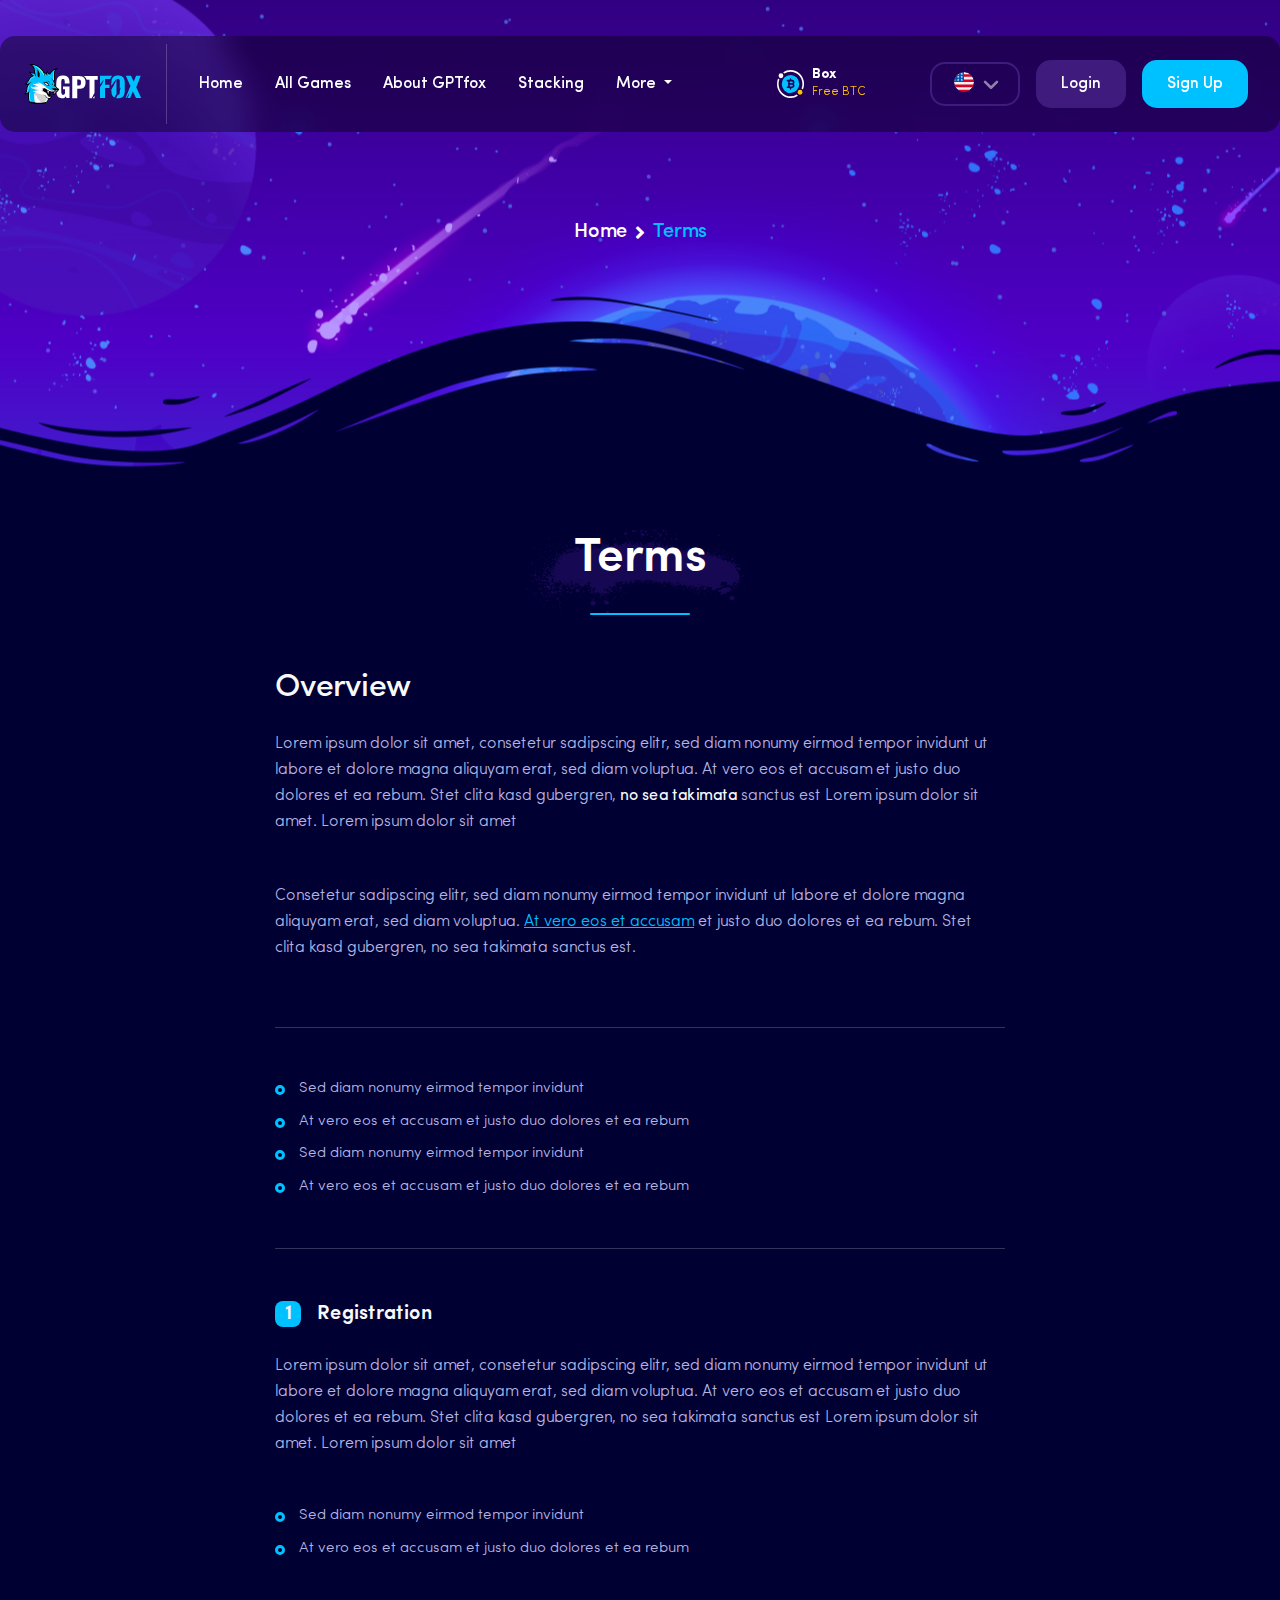
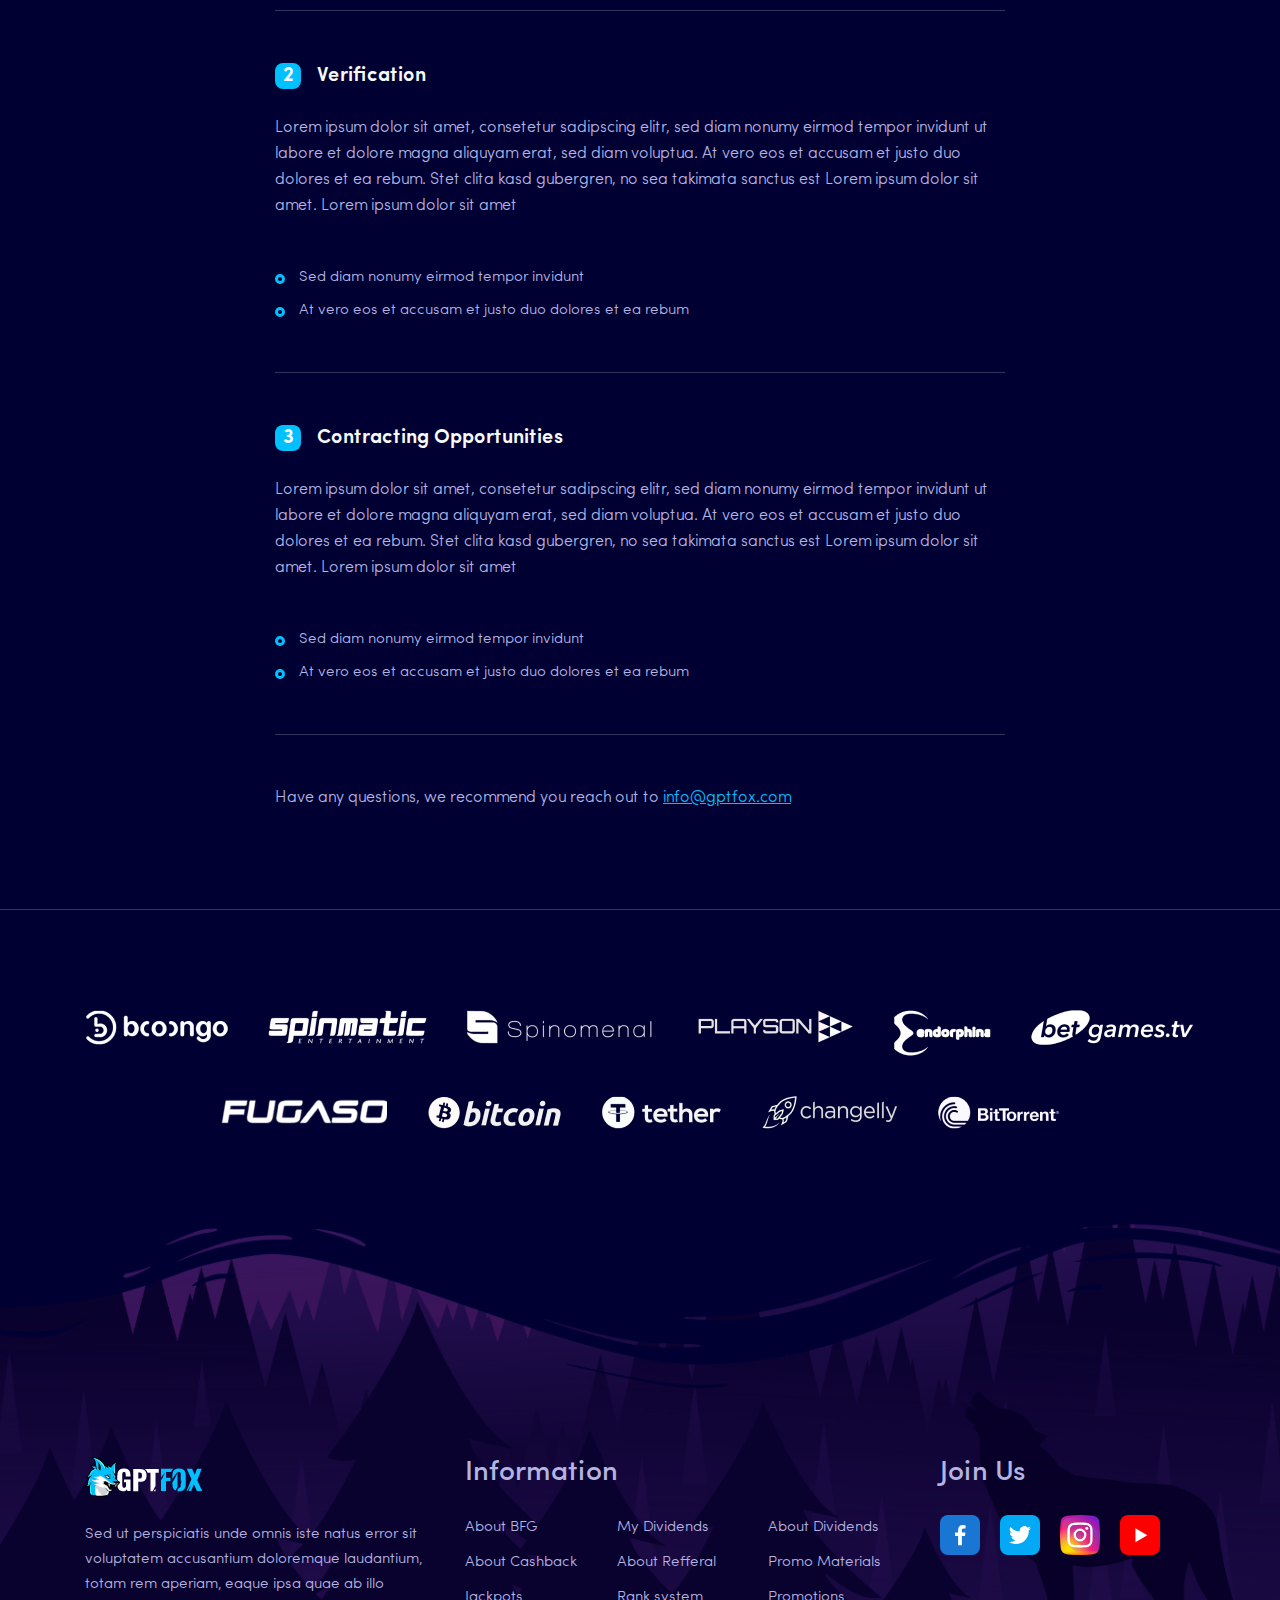
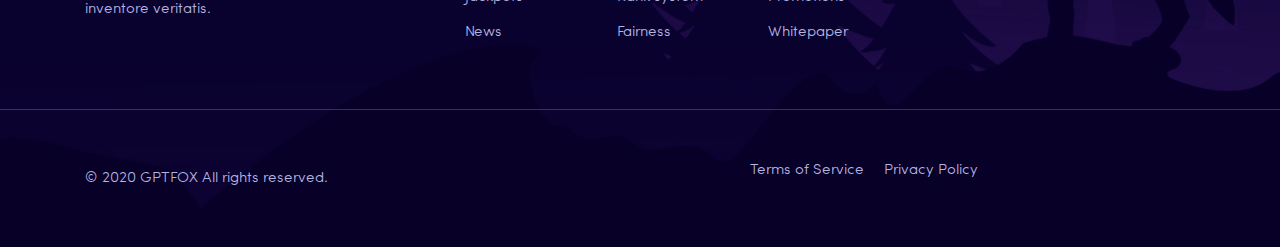
<file: terms.html>
<!DOCTYPE html>
<!--[if lt IE 7]>      <html class="no-js lt-ie9 lt-ie8 lt-ie7"> <![endif]-->
<!--[if IE 7]>         <html class="no-js lt-ie9 lt-ie8" lang="en-US"> <![endif]-->
<!--[if IE 8]>         <html class="no-js lt-ie9" lang="en-US"> <![endif]-->
<!--[if gt IE 8]><!-->
<!--<![endif]-->
<!--[if gte IE 9] <style type="text/css"> .gradient {filter: none;}</style><![endif]-->
<!--[if !IE]><html lang="en"><![endif]-->
<html lang="en-US" class="no-js">

<head>
    <meta charset="UTF-8" />
    <meta http-equiv="X-UA-Compatible" content="IE=edge" />
    <!-- Required meta tags for responsive -->
    <meta name="viewport" content="width=device-width, initial-scale=1, shrink-to-fit=no" />
    <!-- The above 3 meta tags *must* come first in the head; any other head content must come *after* these tags -->
    <!-- Favicon and touch icons -->
    <link rel="icon" type="image/png" sizes="16x16" href="assets/img/favicon/favicon-16x16.png" />
    <meta name="misapplication-TileColor" content="#ffffff" />
    <meta name="theme-color" content="#ffffff" />
    <!-- Twitter Card data -->
    <meta name="twitter:card" content="" />
    <meta name="twitter:site" content="@twitter_username" />
    <meta name="twitter:title" content="" />
    <meta name="twitter:description" content="" />
    <meta name="twitter:image" content="" />
    <!-- Open Graph data -->
    <meta property="og:title" content="" />
    <meta property="og:type" content="article" />
    <meta property="og:url" content="" />
    <meta property="og:image" content="" />
    <meta property="og:description" content="" />
    <meta property="og:site_name" content="R" />
    <meta property="fb:admins" content="Facebook numeric ID" />
    <!-- gmail verification -->
    <meta name="google-site-verification" content="" />
    <!-- Website title -->
    <title>Terms</title>
    <link rel="stylesheet" href="assets/css/all.css" />
    <link rel="stylesheet" href="assets/css/fonts-import.css" />
    <link rel="stylesheet" href="assets/css/normalize.min.css" />
    <link rel="stylesheet" href="assets/css/bootstrap.min.css" />
    <link rel="stylesheet" href="assets/css/select2.min.css" />
    <link rel="stylesheet" href="assets/css/owl.carousel.min.css" />
    <link rel="stylesheet" href="assets/css/owl.theme.default.css" />
    <!-- Main CSS -->
    <link rel="stylesheet" type="text/css" href="assets/css/style.css" />
    <!-- jQuery (necessary for jQuery plugins) -->
    <script src="assets/js/jquery-3.2.1.min.js"></script>
</head>

<body>
    <!-- Main Coding Start Here -->




    <!-- Markup for header -->
    <header class="header">
        <nav class="navbar py-0 py-lg-2 px-4 navbar-expand-lg">
            <a class="navbar-brand pr-4" href="index.html">
                <img src="assets/img/logo.png" alt="" class="img-fluid" />
            </a>
            <button class="navbar-toggler" type="button" data-toggle="collapse" data-target="#navbarSupportedContent"
                aria-controls="navbarSupportedContent" aria-expanded="false" aria-label="Toggle navigation">
                <i class="fas fa-bars text-light"></i>
            </button>

            <div class="collapse navbar-collapse" id="navbarSupportedContent">
                <ul class="navbar-nav navbar-left-panel mr-auto align-items-center">
                    <li class="nav-item active">
                        <a class="nav-link" href="#">Home</a>
                    </li>
                    <li class="nav-item">
                        <a class="nav-link" href="#">All Games</a>
                    </li>
                    <li class="nav-item">
                        <a class="nav-link" href="#">About GPTfox</a>
                    </li>
                    <li class="nav-item">
                        <a class="nav-link" href="#">Stacking</a>
                    </li>
                    <li class="nav-item dropdown">
                        <a class="nav-link dropdown-toggle" href="#" role="button" data-toggle="dropdown"
                            aria-haspopup="true" aria-expanded="false">
                            More
                        </a>
                        <div class="dropdown-menu">
                            <a class="dropdown-item" href="#">Action</a>
                            <a class="dropdown-item" href="#">Another action</a>
                            <div class="dropdown-divider"></div>
                            <a class="dropdown-item" href="#">Something else here</a>
                        </div>
                    </li>
                </ul>
                <ul class="navbar-nav navbar-right-panel align-items-center">
                    <li class="nav-item mr-4">
                        <a class="nav-link bit-coin d-flex align-items-center" href="#">
                            <img src="assets/img/bitcoin.svg" alt="" class="img-fluid mr-2" />
                            <div class="bit-coin-text">
                                <h6 class="mb-0">Box</h6>
                                <p class="mb-0">Free BTC</p>
                            </div>
                        </a>
                    </li>
                    <li class="nav-item">
                        <div class="nav-link px-0">
                            <select class="form-control" id="select-country">
                                <option value="united-states" data-img_src="./assets/img/united-states.png">1</option>
                                <option value="bangladesh" data-img_src="./assets/img/bangladesh-flag.jpg">2</option>
                                <option value="england" data-img_src="./assets/img/england.jpg">3</option>
                            </select>
                        </div>
                    </li>
                    <li class="nav-item">
                        <a class="nav-link btn-auth login" href="#">Login</a>
                    </li>
                    <li class="nav-item">
                        <a class="nav-link btn-auth sign-up" href="#">Sign Up</a>
                    </li>
                </ul>
            </div>
        </nav>
    </header>
    <!--/ Markup for header -->



    <!-- page-banner -->
    <div class="page-banner" style="background-image: url(./assets/img/page-banner.png);">
        <div class="container">
            <div class="page-banner-inner">
                <ol class="breadcrumb">
                    <li class="breadcrumb-item">
                        <a class="black-text" href="#">Home</a>
                        <i class="fa fa-angle-right mx-2" aria-hidden="true"></i>
                    </li>
                    <li class="breadcrumb-item active">Terms</li>
                </ol>
            </div>
        </div>
    </div>
    <!--/ page-banner -->





    <!-- Terms -->
    <section class="terms section-padding">
        <div class="container">
            <div class="section-head text-center">
                <h3 class="section-title">Terms</h3>
            </div>
            <div class="row mt-5">
                <div class="col-xl-8 offset-xl-2">
                    <ul class="terms-inner list-unstyled text-light">
                        <li class="terms-inner-item">
                            <h2 class="d-flex align-items-center mb-4">
                                Overview
                            </h2>
                            <p class="terms-inner-item-desc mb-5">
                                Lorem ipsum dolor sit amet, consetetur sadipscing elitr, sed diam nonumy eirmod tempor
                                invidunt ut labore et dolore magna aliquyam erat, sed diam voluptua. At vero eos et
                                accusam et justo duo dolores et ea rebum. Stet clita kasd gubergren,
                                <strong class="text-light">no sea takimata</strong>
                                sanctus est Lorem ipsum dolor sit amet. Lorem ipsum dolor sit amet
                            </p>
                            <p class="terms-inner-item-desc">
                                Consetetur sadipscing elitr, sed diam nonumy eirmod tempor invidunt ut labore et dolore
                                magna aliquyam erat, sed diam voluptua. <a href="http://" target="_blank"
                                    rel="noopener noreferrer">At vero eos et accusam</a> et justo duo dolores et
                                ea rebum. Stet clita kasd gubergren, no sea takimata sanctus est.
                            </p>
                        </li>
                        <li class="terms-inner-item">
                            <ul class="terms-inner-item-list list-unstyled">
                                <li>Sed diam nonumy eirmod tempor invidunt</li>
                                <li>At vero eos et accusam et justo duo dolores et ea rebum</li>
                                <li>Sed diam nonumy eirmod tempor invidunt</li>
                                <li>At vero eos et accusam et justo duo dolores et ea rebum</li>
                            </ul>
                        </li>
                        <li class="terms-inner-item">
                            <h4 class="terms-inner-item-title d-flex align-items-center mb-4">
                                <span class="numbering-style mr-3">1</span>
                                Registration
                            </h4>
                            <p class="terms-inner-item-desc mb-5">
                                Lorem ipsum dolor sit amet, consetetur sadipscing elitr, sed diam nonumy eirmod tempor
                                invidunt ut labore et dolore magna aliquyam erat, sed diam voluptua. At vero eos et
                                accusam et justo duo dolores et ea rebum. Stet clita kasd gubergren, no sea takimata
                                sanctus est Lorem ipsum dolor sit amet. Lorem ipsum dolor sit amet
                            </p>
                            <ul class="terms-inner-item-list list-unstyled">
                                <li>Sed diam nonumy eirmod tempor invidunt</li>
                                <li>At vero eos et accusam et justo duo dolores et ea rebum</li>
                            </ul>
                        </li>
                        <li class="terms-inner-item">
                            <h4 class="terms-inner-item-title d-flex align-items-center mb-4">
                                <span class="numbering-style mr-3">2</span>
                                Verification
                            </h4>
                            <p class="terms-inner-item-desc mb-5">
                                Lorem ipsum dolor sit amet, consetetur sadipscing elitr, sed diam nonumy eirmod tempor
                                invidunt ut labore et dolore magna aliquyam erat, sed diam voluptua. At vero eos et
                                accusam et justo duo dolores et ea rebum. Stet clita kasd gubergren, no sea takimata
                                sanctus est Lorem ipsum dolor sit amet. Lorem ipsum dolor sit amet
                            </p>
                            <ul class="terms-inner-item-list list-unstyled">
                                <li>Sed diam nonumy eirmod tempor invidunt</li>
                                <li>At vero eos et accusam et justo duo dolores et ea rebum</li>
                            </ul>
                        </li>
                        <li class="terms-inner-item">
                            <h4 class="terms-inner-item-title d-flex align-items-center mb-4">
                                <span class="numbering-style mr-3">3</span>
                                Contracting Opportunities
                            </h4>
                            <p class="terms-inner-item-desc mb-5">
                                Lorem ipsum dolor sit amet, consetetur sadipscing elitr, sed diam nonumy eirmod tempor
                                invidunt ut labore et dolore magna aliquyam erat, sed diam voluptua. At vero eos et
                                accusam et justo duo dolores et ea rebum. Stet clita kasd gubergren, no sea takimata
                                sanctus est Lorem ipsum dolor sit amet. Lorem ipsum dolor sit amet
                            </p>
                            <ul class="terms-inner-item-list list-unstyled">
                                <li>Sed diam nonumy eirmod tempor invidunt</li>
                                <li>At vero eos et accusam et justo duo dolores et ea rebum</li>
                            </ul>
                        </li>
                        <li class="terms-inner-item">
                            <p class="terms-inner-item-desc mb-5">
                                Have any questions, we recommend you reach out to <a
                                    href="mailto:info@gptfox.com">info@gptfox.com</a>
                            </p>
                        </li>
                    </ul>
                </div>
            </div>
        </div>
    </section>
    <!-- Terms -->




    <!-- our-clients -->
    <div class="our-clients section-padding">
        <div class="container">
            <div class="client-grids">
                <div class="client-grid-item">
                    <img src="assets/img/bcongo.png" alt="" class="img-fluid" />
                </div>
                <div class="client-grid-item">
                    <img src="assets/img/cl-1.png" alt="" class="img-fluid" />
                </div>
                <div class="client-grid-item">
                    <img src="assets/img/cl-2.png" alt="" class="img-fluid" />
                </div>
                <div class="client-grid-item">
                    <img src="assets/img/cl-3.png" alt="" class="img-fluid" />
                </div>
                <div class="client-grid-item">
                    <img src="assets/img/cl-4.png" alt="" class="img-fluid" />
                </div>
                <div class="client-grid-item">
                    <img src="assets/img/cl-5.png" alt="" class="img-fluid" />
                </div>
                <div class="client-grid-item">
                    <img src="assets/img/cl-6.png" alt="" class="img-fluid" />
                </div>
                <div class="client-grid-item">
                    <img src="assets/img/cl-7.png" alt="" class="img-fluid" />
                </div>
                <div class="client-grid-item">
                    <img src="assets/img/cl-8.png" alt="" class="img-fluid" />
                </div>
                <div class="client-grid-item">
                    <img src="assets/img/cl-9.png" alt="" class="img-fluid" />
                </div>
                <div class="client-grid-item">
                    <img src="assets/img/cl-10.png" alt="" class="img-fluid" />
                </div>
            </div>
        </div>
    </div>
    <!-- our-clients -->





    <!-- footer -->
    <footer class="footer" style="background-image : url(./assets/img/footer-bg.png)">
        <div class="footer-top py-5 text-center text-lg-left">
            <div class="container">
                <div class="row">
                    <div class="col-lg-4">
                        <div class="footer-box mb-4 mb-lg-0">
                            <div class="footer-title mb-4">
                                <a href="#">
                                    <img src="assets/img/logo.png" alt="" class="img-fluid" />
                                </a>
                            </div>
                            <p class="about-gpt">
                                Sed ut perspiciatis unde omnis iste natus error sit voluptatem accusantium
                                doloremque
                                laudantium, totam rem aperiam, eaque ipsa quae ab illo inventore veritatis.
                            </p>
                        </div>
                    </div>
                    <div class="col-lg-5">
                        <div class="footer-box mb-4 mb-lg-0">
                            <h3 class="footer-title mb-4">
                                Information
                            </h3>
                            <ul class="list-unstyled information-list">
                                <li><a href="#">About BFG</a></li>
                                <li><a href="#">My Dividends</a></li>
                                <li><a href="#">About Dividends</a></li>
                                <li><a href="#">About Cashback</a></li>
                                <li><a href="#">About Refferal</a></li>
                                <li><a href="#">Promo Materials</a></li>
                                <li><a href="#">Jackpots</a></li>
                                <li><a href="#">Rank system</a></li>
                                <li><a href="#">Promotions</a></li>
                                <li><a href="#">News</a></li>
                                <li><a href="#">Fairness</a></li>
                                <li><a href="#">Whitepaper</a></li>
                            </ul>
                        </div>
                    </div>
                    <div class="col-lg-3">
                        <div class="footer-box mb-3">
                            <h3 class="footer-title mb-4">
                                Join Us
                            </h3>
                            <ul
                                class="list-unstyled social-icon d-flex align-items-center justify-content-center justify-content-lg-start">
                                <li><a href="#"><img src="assets/img/facebook.svg" alt="" class="img-fluid" /></a>
                                </li>
                                <li><a href="#"><img src="assets/img/twitter.svg" alt="" class="img-fluid" /></a>
                                </li>
                                <li><a href="#"><img src="assets/img/instagram.svg" alt="" class="img-fluid" /></a>
                                </li>
                                <li><a href="#"><img src="assets/img/youtube.svg" alt="" class="img-fluid" /></a>
                                </li>
                            </ul>
                        </div>
                    </div>
                </div>
            </div>
        </div>
        <div class="footer-bottom py-5">
            <div class="container">
                <div class="footer-bottom-grids text-center text-lg-left">
                    <div class="row align-items-center">
                        <div class="col-lg-7">
                            <p class="mb-3 mb-lg-0"> &#169; 2020 GPTFOX All rights reserved.</p>
                        </div>
                        <div class="col-lg-5">
                            <ul
                                class="list-unstyled terms-list d-flex align-items-center justify-content-center justify-content-lg-start">
                                <li><a href="#">Terms of Service</a></li>
                                <li><a href="#">Privacy Policy</a></li>
                            </ul>
                        </div>
                    </div>
                </div>
            </div>
        </div>
    </footer>
    <!-- footer -->



    <!-- Main Coding End -->
    <!-- Include all compiled plugins (below), or include individual files as needed -->
    <script src="assets/js/bootstrap.bundle.min.js"></script>
    <script src="assets/js/select2.min.js"></script>
    <script src="assets/js/owl.carousel.min.js"></script>
    <script src="assets/js/petty-filter.js"></script>
    <!-- Script JS -->
    <script src="assets/js/script.js"></script>
</body>

</html>
</file>
<file: assets/css/fonts-import.css>
@font-face {
    font-family: 'Sofia Pro';
    src: url('../fonts/SofiaPro/SofiaPro-Black.eot');
    src: url('../fonts/SofiaPro/SofiaPro-Black.eot?#iefix') format('embedded-opentype'),
        url('../fonts/SofiaPro/SofiaPro-Black.woff2') format('woff2'),
        url('../fonts/SofiaPro/SofiaPro-Black.woff') format('woff'),
        url('../fonts/SofiaPro/SofiaPro-Black.ttf') format('truetype');
    font-weight: 900;
    font-style: normal;
    font-display: swap;
}

@font-face {
    font-family: 'Sofia Pro';
    src: url('../fonts/SofiaPro/SofiaPro-BoldItalic.eot');
    src: url('../fonts/SofiaPro/SofiaPro-BoldItalic.eot?#iefix') format('embedded-opentype'),
        url('../fonts/SofiaPro/SofiaPro-BoldItalic.woff2') format('woff2'),
        url('../fonts/SofiaPro/SofiaPro-BoldItalic.woff') format('woff'),
        url('../fonts/SofiaPro/SofiaPro-BoldItalic.ttf') format('truetype');
    font-weight: bold;
    font-style: italic;
    font-display: swap;
}

@font-face {
    font-family: 'Sofia Pro';
    src: url('../fonts/SofiaPro/SofiaPro-BlackItalic.eot');
    src: url('../fonts/SofiaPro/SofiaPro-BlackItalic.eot?#iefix') format('embedded-opentype'),
        url('../fonts/SofiaPro/SofiaPro-BlackItalic.woff2') format('woff2'),
        url('../fonts/SofiaPro/SofiaPro-BlackItalic.woff') format('woff'),
        url('../fonts/SofiaPro/SofiaPro-BlackItalic.ttf') format('truetype');
    font-weight: 900;
    font-style: italic;
    font-display: swap;
}

@font-face {
    font-family: 'Sofia Pro';
    src: url('../fonts/SofiaPro/SofiaPro-Bold.eot');
    src: url('../fonts/SofiaPro/SofiaPro-Bold.eot?#iefix') format('embedded-opentype'),
        url('../fonts/SofiaPro/SofiaPro-Bold.woff2') format('woff2'),
        url('../fonts/SofiaPro/SofiaPro-Bold.woff') format('woff'),
        url('../fonts/SofiaPro/SofiaPro-Bold.ttf') format('truetype');
    font-weight: bold;
    font-style: normal;
    font-display: swap;
}

@font-face {
    font-family: 'Sofia Pro';
    src: url('../fonts/SofiaPro/SofiaPro-ExtraLight.eot');
    src: url('../fonts/SofiaPro/SofiaPro-ExtraLight.eot?#iefix') format('embedded-opentype'),
        url('../fonts/SofiaPro/SofiaPro-ExtraLight.woff2') format('woff2'),
        url('../fonts/SofiaPro/SofiaPro-ExtraLight.woff') format('woff'),
        url('../fonts/SofiaPro/SofiaPro-ExtraLight.ttf') format('truetype');
    font-weight: 200;
    font-style: normal;
    font-display: swap;
}

@font-face {
    font-family: 'Sofia Pro';
    src: url('../fonts/SofiaPro/SofiaPro-Light.eot');
    src: url('../fonts/SofiaPro/SofiaPro-Light.eot?#iefix') format('embedded-opentype'),
        url('../fonts/SofiaPro/SofiaPro-Light.woff2') format('woff2'),
        url('../fonts/SofiaPro/SofiaPro-Light.woff') format('woff'),
        url('../fonts/SofiaPro/SofiaPro-Light.ttf') format('truetype');
    font-weight: 300;
    font-style: normal;
    font-display: swap;
}

@font-face {
    font-family: 'Sofia Pro';
    src: url('../fonts/SofiaPro/SofiaPro-ExtraLightItalic.eot');
    src: url('../fonts/SofiaPro/SofiaPro-ExtraLightItalic.eot?#iefix') format('embedded-opentype'),
        url('../fonts/SofiaPro/SofiaPro-ExtraLightItalic.woff2') format('woff2'),
        url('../fonts/SofiaPro/SofiaPro-ExtraLightItalic.woff') format('woff'),
        url('../fonts/SofiaPro/SofiaPro-ExtraLightItalic.ttf') format('truetype');
    font-weight: 200;
    font-style: italic;
    font-display: swap;
}

@font-face {
    font-family: 'Sofia Pro';
    src: url('../fonts/SofiaPro/SofiaPro-Medium.eot');
    src: url('../fonts/SofiaPro/SofiaPro-Medium.eot?#iefix') format('embedded-opentype'),
        url('../fonts/SofiaPro/SofiaPro-Medium.woff2') format('woff2'),
        url('../fonts/SofiaPro/SofiaPro-Medium.woff') format('woff'),
        url('../fonts/SofiaPro/SofiaPro-Medium.ttf') format('truetype');
    font-weight: 500;
    font-style: normal;
    font-display: swap;
}

@font-face {
    font-family: 'Sofia Pro';
    src: url('../fonts/SofiaPro/SofiaPro-LightItalic.eot');
    src: url('../fonts/SofiaPro/SofiaPro-LightItalic.eot?#iefix') format('embedded-opentype'),
        url('../fonts/SofiaPro/SofiaPro-LightItalic.woff2') format('woff2'),
        url('../fonts/SofiaPro/SofiaPro-LightItalic.woff') format('woff'),
        url('../fonts/SofiaPro/SofiaPro-LightItalic.ttf') format('truetype');
    font-weight: 300;
    font-style: italic;
    font-display: swap;
}

@font-face {
    font-family: 'Sofia Pro';
    src: url('../fonts/SofiaPro/SofiaPro-MediumItalic.eot');
    src: url('../fonts/SofiaPro/SofiaPro-MediumItalic.eot?#iefix') format('embedded-opentype'),
        url('../fonts/SofiaPro/SofiaPro-MediumItalic.woff2') format('woff2'),
        url('../fonts/SofiaPro/SofiaPro-MediumItalic.woff') format('woff'),
        url('../fonts/SofiaPro/SofiaPro-MediumItalic.ttf') format('truetype');
    font-weight: 500;
    font-style: italic;
    font-display: swap;
}

@font-face {
    font-family: 'Sofia Pro';
    src: url('../fonts/SofiaPro/SofiaPro.eot');
    src: url('../fonts/SofiaPro/SofiaPro.eot?#iefix') format('embedded-opentype'),
        url('../fonts/SofiaPro/SofiaPro.woff2') format('woff2'),
        url('../fonts/SofiaPro/SofiaPro.woff') format('woff'),
        url('../fonts/SofiaPro/SofiaPro.ttf') format('truetype');
    font-weight: normal;
    font-style: normal;
    font-display: swap;
}

@font-face {
    font-family: 'Sofia Pro';
    src: url('../fonts/SofiaPro/SofiaPro-Italic.eot');
    src: url('../fonts/SofiaPro/SofiaPro-Italic.eot?#iefix') format('embedded-opentype'),
        url('../fonts/SofiaPro/SofiaPro-Italic.woff2') format('woff2'),
        url('../fonts/SofiaPro/SofiaPro-Italic.woff') format('woff'),
        url('../fonts/SofiaPro/SofiaPro-Italic.ttf') format('truetype');
    font-weight: normal;
    font-style: italic;
    font-display: swap;
}

@font-face {
    font-family: 'Sofia Pro';
    src: url('../fonts/SofiaPro/SofiaPro-SemiBold.eot');
    src: url('../fonts/SofiaPro/SofiaPro-SemiBold.eot?#iefix') format('embedded-opentype'),
        url('../fonts/SofiaPro/SofiaPro-SemiBold.woff2') format('woff2'),
        url('../fonts/SofiaPro/SofiaPro-SemiBold.woff') format('woff'),
        url('../fonts/SofiaPro/SofiaPro-SemiBold.ttf') format('truetype');
    font-weight: 600;
    font-style: normal;
    font-display: swap;
}

@font-face {
    font-family: 'Sofia Pro';
    src: url('../fonts/SofiaPro/SofiaPro-SemiBoldItalic.eot');
    src: url('../fonts/SofiaPro/SofiaPro-SemiBoldItalic.eot?#iefix') format('embedded-opentype'),
        url('../fonts/SofiaPro/SofiaPro-SemiBoldItalic.woff2') format('woff2'),
        url('../fonts/SofiaPro/SofiaPro-SemiBoldItalic.woff') format('woff'),
        url('../fonts/SofiaPro/SofiaPro-SemiBoldItalic.ttf') format('truetype');
    font-weight: 600;
    font-style: italic;
    font-display: swap;
}

@font-face {
    font-family: 'Sofia Pro';
    src: url('../fonts/SofiaPro/SofiaPro-UltraLight.eot');
    src: url('../fonts/SofiaPro/SofiaPro-UltraLight.eot?#iefix') format('embedded-opentype'),
        url('../fonts/SofiaPro/SofiaPro-UltraLight.woff2') format('woff2'),
        url('../fonts/SofiaPro/SofiaPro-UltraLight.woff') format('woff'),
        url('../fonts/SofiaPro/SofiaPro-UltraLight.ttf') format('truetype');
    font-weight: 200;
    font-style: normal;
    font-display: swap;
}

@font-face {
    font-family: 'Sofia Pro';
    src: url('../fonts/SofiaPro/SofiaPro-UltraLightItalic.eot');
    src: url('../fonts/SofiaPro/SofiaPro-UltraLightItalic.eot?#iefix') format('embedded-opentype'),
        url('../fonts/SofiaPro/SofiaPro-UltraLightItalic.woff2') format('woff2'),
        url('../fonts/SofiaPro/SofiaPro-UltraLightItalic.woff') format('woff'),
        url('../fonts/SofiaPro/SofiaPro-UltraLightItalic.ttf') format('truetype');
    font-weight: 200;
    font-style: italic;
    font-display: swap;
}
</file>
<file: assets/css/style.css>
*{padding:0;margin:0;-webkit-box-sizing:border-box;box-sizing:border-box}body{padding:0;margin:0;background-color:#fff;font-family:'Sofia Pro';font-weight:500;overflow-x:hidden}:root{--main-color: #00C1FF;--subOrdinate-color: #FFC400;--bg-blue-ultra-dark: #000032;--bg-blue-dark: #08083A;--container-max-width: 1140px}.container{max-width:var(--container-max-width);width:100%;margin:auto}.bg-blue-ultra-dark{background-color:var(--bg-blue-ultra-dark)}.bg-blue-dark{background-color:var(--bg-blue-dark)}.text-main-color{color:var(--main-color)}.text-subOrdinate-color{color:var(--subOrdinate-color)}.btn-gpt{border-radius:30px;background-color:var(--main-color);color:#fff;font-size:16px;font-weight:500;text-decoration:none;-webkit-transition:all .3s;transition:all .3s}.btn-gpt.btn-gpt-lg{padding:12px 40px}.btn-gpt:hover{color:#fff;outline:none;background-color:var(--subOrdinate-color)}.section-padding{padding:50px 0}.section-head .section-title{font-size:48px;line-height:calc(100% + 10px);font-weight:600;display:inline-block;position:relative;padding:0 50px;padding-bottom:25px;color:#fff;background-image:url(../img/section-title-bg.png);background-repeat:no-repeat;background-size:cover;background-position:center}.section-head .section-title::after{content:'';display:block;width:100px;height:2px;background-color:var(--main-color);position:absolute;top:100%;left:50%;-webkit-transform:translateX(-50%);transform:translateX(-50%);border-radius:10px}.section-head .section-title>span{color:var(--main-color)}.header{--header-max-width: 1540px;max-width:var(--header-max-width);background-color:rgba(0,0,0,0.4);margin:auto;position:absolute;left:0;right:0;top:36px;border-radius:15px;z-index:100;-webkit-backdrop-filter:blur(15px);backdrop-filter:blur(15px);--webkit-backdrop-filter: blur(15px)}.header .navbar-brand{height:80px;max-width:150px;display:-webkit-box;display:-ms-flexbox;display:flex;-webkit-box-align:center;-ms-flex-align:center;align-items:center;border-right:1px solid rgba(255,255,255,0.2)}.header .navbar-nav .nav-item>.nav-link{color:var(--white);font-size:16px;margin:0 8px;border-radius:15px;-webkit-transition:all .3s;transition:all .3s}.header .navbar-nav .nav-item>.nav-link.bit-coin .bit-coin-text h6{font-size:14px;color:#fff;font-weight:700}.header .navbar-nav .nav-item>.nav-link.bit-coin .bit-coin-text p{font-size:12px;color:#FFC400;font-weight:300}.header .navbar-nav .nav-item #select-country{background-color:transparent;border:2px solid #3F1B7E;border-radius:15px;height:44px;width:90px;appearance:none;-moz-appearance:none;-webkit-appearance:none}.header .navbar-nav .nav-item #select-country:focus{-webkit-box-shadow:none;box-shadow:none}@media (min-width: 768px){.header .navbar-nav.navbar-left-panel .nav-item>.nav-link{position:relative}.header .navbar-nav.navbar-left-panel .nav-item>.nav-link::before{content:'';display:block;position:absolute;right:0;top:calc(100% + 27px);width:0%;height:2px;background-color:var(--main-color);border-radius:4px;-webkit-transition:all .3s;transition:all .3s}.header .navbar-nav.navbar-left-panel .nav-item>.nav-link:hover{color:var(--main-color)}.header .navbar-nav.navbar-left-panel .nav-item>.nav-link:hover::before{left:0;width:100%}.header .navbar-nav.navbar-left-panel.active>.nav-link{color:var(--main-color);font-weight:700}.header .navbar-nav.navbar-left-panel.active>.nav-link::before{content:'';display:block;position:absolute;left:0;top:calc(100% + 27px);width:100%;height:2px;background-color:var(--main-color);border-radius:4px;-webkit-transition:all .3s;transition:all .3s}}.header .navbar-nav.navbar-right-panel .nav-item>.nav-link{padding:12px 25px}.header .navbar-nav.navbar-right-panel .nav-item>.nav-link.btn-auth{-webkit-transition:all .3s;transition:all .3s}.header .navbar-nav.navbar-right-panel .nav-item>.nav-link.btn-auth:hover{background-color:var(--subOrdinate-color);border-color:var(--subOrdinate-color)}.header .navbar-nav.navbar-right-panel .nav-item>.nav-link.login{background-color:#3F1B7E}.header .navbar-nav.navbar-right-panel .nav-item>.nav-link.sign-up{background-color:var(--main-color)}span.select2-selection.select2-selection--single{outline:none}.select2-container--default .select2-selection--single{background-color:transparent;border:2px solid #3F1B7E;border-radius:15px;height:44px;width:90px}.select2-container--default .select2-selection--single .select2-selection__rendered{line-height:32px;padding-left:22px}.select2-container--default .select2-selection--single .select2-selection__rendered .img-option>img{width:20px;height:20px;border-radius:100%;-o-object-fit:cover;object-fit:cover;-o-object-position:center;object-position:center}.select2-container--default .select2-selection--single .select2-selection__arrow b{border:0;width:16px;height:16px;background-color:transparent;right:20px;margin:0;left:initial;background:url(../img/chevron-down.svg);background-repeat:no-repeat;background-size:contain;background-position:center}.select2-container--default .select2-results__option{padding-left:24px}.select2-container--default .select2-results__option .img-option>img{width:20px;height:20px;border-radius:100%;-o-object-fit:cover;object-fit:cover;-o-object-position:center;object-position:center}.banner{background-repeat:no-repeat;background-size:cover;background-position:bottom}.banner .banner-content{padding:225px 0;min-height:950px;color:#fff}.banner .banner-content .banner-content-title{font-size:80px;line-height:calc(100% + 10px);font-weight:700}.banner .banner-content .banner-content-subTitle{font-size:20px;line-height:calc(100% + 10px);font-weight:600}.banner .banner-content .btn{padding:12px 50px}.popular-games{overflow:hidden;background-image:url(../img/popular-game-bg.png);background-repeat:no-repeat;background-position:calc(100% + 570px) center;background-size:880px;padding-bottom:120px}.popular-games .games-list-item{max-width:350px;margin:auto;border-radius:15px;overflow:hidden;-webkit-transition:all .3s;transition:all .3s}.popular-games .games-list-item .games-list-item-img{position:relative}.popular-games .games-list-item .games-list-item-img>img{width:100%;height:200px;-o-object-fit:cover;object-fit:cover;-o-object-position:center;object-position:center}.popular-games .games-list-item .games-list-item-img .games-list-item-img-overlay{position:absolute;width:100%;height:100%;display:-webkit-box;display:-ms-flexbox;display:flex;-webkit-box-align:center;-ms-flex-align:center;align-items:center;-webkit-box-pack:center;-ms-flex-pack:center;justify-content:center;top:20px;left:0px;opacity:0;-webkit-transition:all .3s;transition:all .3s}.popular-games .games-list-item .games-list-item-img .games-list-item-img-overlay>.btn{width:60px;height:60px;border-radius:100%;display:-webkit-box;display:-ms-flexbox;display:flex;-webkit-box-align:center;-ms-flex-align:center;align-items:center;-webkit-box-pack:center;-ms-flex-pack:center;justify-content:center;color:#fff;font-size:16px;background-color:#FA305C;border:0;-webkit-transition:all .3s;transition:all .3s}.popular-games .games-list-item .games-list-item-img .games-list-item-img-overlay>.btn:hover{background-color:var(--subOrdinate-color)}.popular-games .games-list-item .games-list-item-content{background-color:#1A1A47}.popular-games .games-list-item:hover .games-list-item-img .games-list-item-img-overlay{top:0;opacity:1}.owl-carousel .owl-nav button.owl-prev,.owl-carousel .owl-nav button.owl-next{width:35px !important;height:35px !important;border-radius:100% !important;font-size:36px !important;line-height:42px;background-color:transparent;-webkit-transition:all .3s;transition:all .3s;position:absolute;top:35%;-webkit-transform:translateY(-50%);transform:translateY(-50%);z-index:999;outline:none;-webkit-box-shadow:none;box-shadow:none;border:0;text-align:center;color:#fff}.owl-carousel .owl-nav button.owl-prev:hover,.owl-carousel .owl-nav button.owl-next:hover{color:#fff;background-color:transparent}.owl-carousel .owl-nav button.owl-prev{left:-80px}.owl-carousel .owl-nav button.owl-next{left:initial;right:-80px}.owl-theme .owl-dots{margin-top:30px !important}.owl-theme .owl-dots button span{width:25px !important;height:6px !important;border-radius:10px;background-color:#003166 !important}.owl-theme .owl-dots button:focus{outline:none;-webkit-box-shadow:none;box-shadow:none}.owl-theme .owl-dots .owl-dot.active span,.owl-theme .owl-dots .owl-dot:hover span{background-color:var(--main-color) !important}.game-trailer{padding-top:200px;padding-bottom:150px}.game-trailer .game-trailer-carousel-item{border-radius:15px;overflow:hidden;position:relative}.game-trailer .game-trailer-carousel-item .game-trailer-carousel-item-overlay{position:absolute;width:100%;height:100%;display:-webkit-box;display:-ms-flexbox;display:flex;-webkit-box-align:center;-ms-flex-align:center;align-items:center;-webkit-box-pack:center;-ms-flex-pack:center;justify-content:center;top:0px;left:0px;opacity:1;-webkit-transition:all .3s;transition:all .3s}.game-trailer .game-trailer-carousel-item .game-trailer-carousel-item-overlay>.btn{width:60px;height:60px;border-radius:100%;display:-webkit-box;display:-ms-flexbox;display:flex;-webkit-box-align:center;-ms-flex-align:center;align-items:center;-webkit-box-pack:center;-ms-flex-pack:center;justify-content:center;color:#fff;font-size:16px;background-color:#FA305C;border:0;-webkit-transition:all .3s;transition:all .3s}.game-trailer .game-trailer-carousel-item .game-trailer-carousel-item-overlay>.btn:hover{background-color:var(--subOrdinate-color)}.game-trailer .game-trailer-carousel-item>img{width:100%;height:570px;-o-object-fit:cover;object-fit:cover;-o-object-position:top;object-position:top}.gaming-platform{padding:240px 0;background-repeat:no-repeat;background-position:center;background-size:cover}.about-gaming-platform-content{color:#fff}.about-gaming-platform-content .section-head .section-title{font-size:36px;line-height:calc(100% + 13px);margin-left:-50px}@media (min-width: 992px){.about-gaming-platform-content .section-head .section-title::after{-webkit-transform:initial;transform:initial;left:50px}}.about-gaming-statistics{margin-top:125px}.about-gaming-statistics .gaming-statistics-item{max-width:350px;margin:auto;border-radius:15px;overflow:hidden;height:230px;padding-top:40px;padding-bottom:20px;-webkit-backdrop-filter:blur(15px);backdrop-filter:blur(15px);--webkit-backdrop-filter: blur(15px);background-position:bottom left;background-size:contain;background-repeat:no-repeat;color:#fff}.about-gaming-statistics .gaming-statistics-item .statistics-item-info{margin-bottom:80px}.about-gaming-statistics .gaming-statistics-item .statistics-item-info .statistics-item-content h4{font-size:30px;font-weight:700}.about-gaming-statistics .gaming-statistics-item .statistics-item-info>img{width:auto}.about-gaming-statistics .gaming-statistics-item.bg-blue{background-image:url(../img/bg-blue-statistics.png);background-color:rgba(0,193,255,0.2)}.about-gaming-statistics .gaming-statistics-item.bg-red{background-image:url(../img/bg-red-statistics.png);background-color:rgba(250,48,92,0.2)}.about-gaming-statistics .gaming-statistics-item.bg-purple{background-image:url(../img/bg-purple-statistics.png);background-color:rgba(110,0,255,0.2)}.about-gaming-statistics .gaming-statistics-item.bg-green{background-image:url(../img/bg-green-statistics.png);background-color:rgba(43,201,117,0.2)}.in-house-game{background-color:#08083A;padding:100px 0}.game-grids{display:grid;grid-template-columns:repeat(5, 1fr);grid-gap:20px}@media (max-width: 768px){.game-grids{grid-template-columns:repeat(4, 1fr)}}@media (max-width: 576px){.game-grids{grid-template-columns:repeat(3, 1fr)}}@media (max-width: 400px){.game-grids{grid-template-columns:repeat(2, 1fr)}}.game-grid-item{position:relative;overflow:hidden;border-radius:15px;-webkit-transition:al .3s;transition:al .3s;max-width:150px;margin:auto}.game-grid-item>img{height:200px;width:100%;-o-object-position:cover;object-position:cover;-o-object-position:top;object-position:top}.game-grid-item .game-status{display:inline-block;padding:0px 12px;color:#fff;position:absolute;top:10px;left:10px;border-radius:20px;font-size:12px;z-index:10}.game-grid-item .game-status.success{background-color:#24B93D}.game-grid-item .game-status.top-class{background-color:#FA305C}.game-grid-item .game-grid-item-overlay{position:absolute;left:0;top:0;width:100%;height:100%;background-color:rgba(0,0,0,0.4);z-index:10;display:-webkit-box;display:-ms-flexbox;display:flex;-webkit-box-orient:vertical;-webkit-box-direction:normal;-ms-flex-direction:column;flex-direction:column;-webkit-box-align:center;-ms-flex-align:center;align-items:center;-webkit-box-pack:center;-ms-flex-pack:center;justify-content:center;text-align:center;padding-top:50px;z-index:8;opacity:0;overflow:hidden;border-radius:15px;-webkit-backdrop-filter:blur(15px);backdrop-filter:blur(15px);--webkit-backdrop-filter: blur(15px);-webkit-transition:all .3s;transition:all .3s}.game-grid-item .game-grid-item-overlay .btn{width:40px;height:40px;border-radius:100%;display:-webkit-box;display:-ms-flexbox;display:flex;-webkit-box-align:center;-ms-flex-align:center;align-items:center;-webkit-box-pack:center;-ms-flex-pack:center;justify-content:center;color:#fff;font-size:14px;background-color:#FA305C;border:0;-webkit-transition:all .3s;transition:all .3s}.game-grid-item .game-grid-item-overlay .btn:hover{background-color:var(--subOrdinate-color)}.game-grid-item:hover .game-grid-item-overlay{opacity:1}.gpt-fox-games{background-color:#000033;overflow:hidden;background-image:url(../img/gpt-fox-games-bg.png);background-repeat:no-repeat;background-position:calc(100% + 150px) center;background-size:575px;padding-top:100px}.gpt-fox-games .filter-options .btn{border-radius:30px;color:#ffffff;font-size:16px;font-weight:500;text-decoration:none;-webkit-transition:all .3s;transition:all .3s}.gpt-fox-games .filter-options .btn.btn-gpt{color:#ffffff}.gpt-fox-games .filter-options .btn:focus{outline:none;-webkit-box-shadow:none;box-shadow:none}.gpt-fox-games .gpt-fox-games-panel{display:grid;grid-template-columns:repeat(7, 1fr);grid-gap:20px}@media (max-width: 992px){.gpt-fox-games .gpt-fox-games-panel{grid-template-columns:repeat(5, 1fr)}}@media (max-width: 768px){.gpt-fox-games .gpt-fox-games-panel{grid-template-columns:repeat(4, 1fr)}}@media (max-width: 576px){.gpt-fox-games .gpt-fox-games-panel{grid-template-columns:repeat(3, 1fr)}}@media (max-width: 400px){.gpt-fox-games .gpt-fox-games-panel{grid-template-columns:repeat(2, 1fr)}}.gpt-fox-games .gpt-fox-games-panel .filter-item{display:none}.our-winner{background-color:#000032;overflow:hidden;background-image:url(../img/winner-bg.png);background-repeat:no-repeat;background-position:calc(0% + 5%) center;background-size:350px}.our-winner .winner-list-grids{display:grid;grid-template-columns:repeat(3, 1fr)}.our-winner .winner-list-grids .winner-list-grid-item{background-color:#001143;border-radius:15px;overflow:hidden}.our-winner .winner-list-grids .winner-list-grid-item .winner-list-grid-title{padding:20px 30px;font-size:20px;font-weight:700;min-height:70px}.our-winner .winner-list-grids .winner-list-grid-item:nth-child(1){border-top-right-radius:0;border-bottom-right-radius:0}.our-winner .winner-list-grids .winner-list-grid-item:nth-child(1) .winner-list-grid-title{background-color:#00C1FF}.our-winner .winner-list-grids .winner-list-grid-item:nth-child(2){background-color:#162F6D;border-top-left-radius:0;border-top-right-radius:0;border-bottom-left-radius:0;border-bottom-right-radius:0}.our-winner .winner-list-grids .winner-list-grid-item:nth-child(2) .winner-list-grid-title{background-color:#FFC400}.our-winner .winner-list-grids .winner-list-grid-item:nth-child(3){border-top-left-radius:0;border-bottom-left-radius:0}.our-winner .winner-list-grids .winner-list-grid-item:nth-child(3) .winner-list-grid-title{background-color:#FA305C}.our-winner .winner-list-grids .winner-list-grid-item .winner-list{padding:20px 30px}.our-winner .winner-list-grids .winner-list-grid-item .winner-list li+li{margin-top:20px}.our-winner .winner-list-grids .winner-list-grid-item .winner-list li>img.game-img{width:60px;height:60px;border-radius:15px;-o-object-fit:cover;object-fit:cover;-o-object-position:top;object-position:top}.our-winner .winner-list-grids .winner-list-grid-item .winner-list li .winner-info p{font-weight:300}.our-winner .winner-list-grids .winner-list-grid-item .winner-list li .winner-info p.user-id{color:#B4B4E2 !important;font-size:12px;font-weight:300}.our-winner .winner-list-grids .winner-list-grid-item .winner-list li .winner-info h5{font-size:16px;line-height:calc(100% + 8px)}.our-reviews{background-color:#000032}@media (min-width: 1200px){.our-reviews .container-fluid{max-width:calc(100% - 200px);padding:0;padding-bottom:80px}}.our-reviews .our-reviews-carousel .owl-item:not(.center){opacity:.2}.our-reviews .reviews-carousel-item{text-align:center;padding:30px;position:relative;z-index:10}.our-reviews .reviews-carousel-item::after{display:block;content:'';width:100%;height:calc(100% - 80px);position:absolute;bottom:0;left:0;background-color:#1A1A47;z-index:-10;border-radius:15px}.our-reviews .reviews-carousel-item img.user-img{width:100px;height:100px;border-radius:100%;-o-object-fit:cover;object-fit:cover;-o-object-position:center;object-position:center;margin-left:auto;margin-right:auto}.our-reviews .reviews-carousel-item .review-content{font-weight:300;color:#B4B4E2 !important}.our-reviews .reviews-carousel-item .rates{color:var(--subOrdinate-color)}.our-clients{background-color:#000032;border-top:1px solid rgba(255,255,255,0.2);padding-top:100px}.our-clients .client-grids{display:-webkit-box;display:-ms-flexbox;display:flex;-ms-flex-wrap:wrap;flex-wrap:wrap;grid-gap:40px;-webkit-box-pack:center;-ms-flex-pack:center;justify-content:center}.footer{padding-top:230px;background-repeat:no-repeat;background-size:cover;background-position:center;color:#B4B4E2;font-weight:300;font-size:15px;line-height:calc(100% + 10px)}.footer .footer-top .information-list{display:grid;grid-template-columns:repeat(3, 1fr);grid-gap:10px}.footer .footer-top .information-list li>a{color:#B4B4E2;font-size:15px;text-decoration:none}.footer .footer-top .information-list li>a:hover{color:var(--main-color)}.footer .footer-top .social-icon{padding:0;-webkit-margin-before:0 !important;margin-block-start:0 !important;-webkit-margin-after:0 !important;margin-block-end:0 !important;-webkit-padding-start:0 !important;-moz-padding-start:0 !important;padding-inline-start:0 !important;grid-gap:20px}.footer .footer-top .social-icon li>a{-webkit-transition:all .3s;transition:all .3s}.footer .footer-top .social-icon li>a:hover{opacity:.6}.footer .footer-bottom{border-top:1px solid rgba(255,255,255,0.2)}.footer .footer-bottom .terms-list li+li{margin-left:20px}.footer .footer-bottom .terms-list li>a{color:#B4B4E2;font-size:15px;text-decoration:none}.footer .footer-bottom .terms-list li>a:hover{color:var(--main-color)}.page-banner{background-position:center;background-repeat:no-repeat;background-size:auto}.page-banner .page-banner-inner{height:480px;display:-webkit-box;display:-ms-flexbox;display:flex;-webkit-box-align:center;-ms-flex-align:center;align-items:center;-webkit-box-pack:center;-ms-flex-pack:center;justify-content:center}.page-banner .page-banner-inner .breadcrumb{background-color:transparent}.page-banner .page-banner-inner .breadcrumb .breadcrumb-item{display:-webkit-box;display:-ms-flexbox;display:flex;-webkit-box-align:center;-ms-flex-align:center;align-items:center;font-size:20px}.page-banner .page-banner-inner .breadcrumb .breadcrumb-item+.breadcrumb-item{padding:0}.page-banner .page-banner-inner .breadcrumb .breadcrumb-item+.breadcrumb-item::before{display:none;padding:0}.page-banner .page-banner-inner .breadcrumb .breadcrumb-item.active{color:var(--main-color)}.page-banner .page-banner-inner .breadcrumb .breadcrumb-item>a,.page-banner .page-banner-inner .breadcrumb .breadcrumb-item i{color:#fff;text-decoration:none;font-size:20px}.page-banner .page-banner-inner .breadcrumb .breadcrumb-item>i{font-size:20px;position:relative;top:1px}.blog{background-color:#000032;padding-bottom:100px}.blog .blog-card{border-radius:15px;overflow:hidden;margin-bottom:30px}.blog .blog-card .blog-card-img{position:relative}.blog .blog-card .blog-card-img>img{height:280px;width:100%;-o-object-fit:cover;object-fit:cover;-o-object-position:top;object-position:top}.blog .blog-card .blog-card-img .blog-category{text-decoration:none;padding:13px 25px;background-color:#222222;border-top-left-radius:15px;border-top-right-radius:15px;color:#fff;position:absolute;right:0;bottom:0;-webkit-transition:all .3s;transition:all .3s}.blog .blog-card .blog-card-img .blog-category:hover{background-color:#4500B0 !important}.blog .blog-card .blog-card-img .blog-category.bg-yellow{background-color:var(--subOrdinate-color)}.blog .blog-card .blog-card-img .blog-category.bg-blue{background-color:var(--main-color)}.blog .blog-card .blog-card-content{background-color:#33335B}.blog .blog-card .blog-card-content .blog-card-title{font-size:24px;font-weight:600;line-height:calc(100% + 10px)}.blog .blog-card .blog-card-content .user-info-who-post li>img.blog-user{width:30px;height:30px;border-radius:100%;-o-object-fit:cover;object-fit:cover;-o-object-position:center;object-position:center}.blog .blog-card .blog-card-content p{color:#B4B4E2;font-size:15px;font-weight:300}.blog .blog-card .blog-card-content .blog-read-more{color:var(--subOrdinate-color);-webkit-transition:all .3s;transition:all .3s;text-decoration:none}.blog .blog-card .blog-card-content .blog-read-more:hover{color:var(--main-color)}.enableLoadMoreEffect .blog-card{display:none}.terms{background-color:#000032}ul.terms-inner li.terms-inner-item{padding-bottom:50px}ul.terms-inner li.terms-inner-item .terms-inner-item-title{font-size:20px;line-height:calc(100% + 10px);font-weight:600}ul.terms-inner li.terms-inner-item .terms-inner-item-title .numbering-style{width:26px;height:26px;background-color:var(--main-color);border-radius:8px;display:-webkit-inline-box;display:-ms-inline-flexbox;display:inline-flex;-webkit-box-align:center;-ms-flex-align:center;align-items:center;-webkit-box-pack:center;-ms-flex-pack:center;justify-content:center}ul.terms-inner li.terms-inner-item .terms-inner-item-desc{font-size:16px;color:#B4B4E2;font-weight:300;line-height:calc(100% + 10px)}ul.terms-inner li.terms-inner-item .terms-inner-item-desc a{color:var(--main-color);text-decoration:underline}ul.terms-inner li.terms-inner-item+.terms-inner-item{padding-top:50px;border-top:1px solid rgba(255,255,255,0.2)}ul.terms-inner li.terms-inner-item:last-child{padding-bottom:0px}.terms-inner-item-list{padding:0;margin:0}.terms-inner-item-list li{font-size:15px;color:#B4B4E2;padding-left:24px;font-weight:300;position:relative}.terms-inner-item-list li::before{content:'';display:block;width:10px;height:10px;border-radius:100%;border:3px solid var(--main-color);position:absolute;top:7px;left:0}.terms-inner-item-list li+li{margin-top:10px}.blog-details{background-color:#000032}.article-content-right-panel .article-sidebar-title{position:relative;font-size:20px;color:#fff}.article-content-right-panel .article-sidebar-title::before{content:'';display:block;height:2px;background-color:var(--main-color);width:75px;top:100%;left:0;position:absolute}.article-content-right-panel .popular-posts li{display:grid;grid-template-columns:80px 1fr;grid-gap:20px;-webkit-box-align:center;-ms-flex-align:center;align-items:center}.article-content-right-panel .popular-posts li+li{margin-top:20px}.article-content-right-panel .popular-posts li .popular-posts-img>img{width:80px;height:80px;display:block;-o-object-fit:cover;object-fit:cover;-o-object-position:top;object-position:top;border-radius:10px}.article-content-right-panel .popular-posts li .popular-posts-content p{font-weight:300;font-size:14px;color:#B4B4E2}.article-content-right-panel .popular-posts li .popular-posts-content .post-title{display:block;color:#B4B4E2;font-size:16px;line-height:24px;font-weight:300;text-decoration:none;-webkit-transition:all .3;transition:all .3}.article-content-right-panel .popular-posts li .popular-posts-content .post-title:hover{color:var(--main-color)}.article-content-right-panel .article-sidebar-group-item .category-list-items{list-style:none}.article-content-right-panel .article-sidebar-group-item .category-list-items li{position:relative;padding-left:20px;margin-bottom:15px}.article-content-right-panel .article-sidebar-group-item .category-list-items li::before{content:'';display:block;position:absolute;width:10px;height:10px;border-radius:100%;border:3px solid var(--main-color);left:0;top:8px}.article-content-right-panel .article-sidebar-group-item .category-list-items li>a{font-size:14px;color:#ffffff;display:inline-block;font-size:300;text-decoration:none;-webkit-transition:all .3s;transition:all .3s}.article-content-right-panel .article-sidebar-group-item .category-list-items li>a:hover{color:var(--main-color)}.article-content-right-panel .blog-search.input-group .form-control{height:54px;border:2px solid transparent;-webkit-box-shadow:none;box-shadow:none;background:#1A1A47 url(../img/search.svg);background-size:20px;background-repeat:no-repeat;background-position:calc(100% - 30px) center;padding-left:30px;color:#fff}.article-content-right-panel .blog-search.input-group .form-control:focus{-webkit-box-shadow:none !important;box-shadow:none !important;outline:none;border-color:var(--main-color)}.article-content-left-panel .user-info-who-post li>img.blog-user{width:30px;height:30px;border-radius:100%;-o-object-fit:cover;object-fit:cover;-o-object-position:center;object-position:center}.article-content-left-panel .user-info-who-post p{color:#B4B4E2;font-size:15px;font-weight:300}.article-content-left-panel .article-share{background-color:#191A47}.article-content-left-panel .article-share li a{-webkit-transition:all .3s;transition:all .3s}.article-content-left-panel .article-share li a:hover{opacity:.7}.article-content-left-panel .comment-box img.user-photo{width:50px;height:50px;border-radius:100%;-o-object-fit:cover;object-fit:cover;-o-object-position:center;object-position:center}.article-content-left-panel .comment-box .media-left{padding-right:10px;width:65px}.article-content-left-panel .comment-box .media-body .media-desc{padding:10px;color:#B4B4E2;font-weight:300}.article-content-left-panel .comment-box .media-body .media p{margin-bottom:0;color:#B4B4E2;font-weight:300}.article-content-left-panel .comment-box .media-heading{padding:7px 10px;color:#fff;font-weight:700;font-size:18px}.article-content-left-panel .comment-box .media-heading>small{font-size:12px;color:#B4B4E2}.article-content-left-panel .comment-box .btn-reply{-webkit-transition:all .3s;transition:all .3s}.article-content-left-panel .comment-box .btn-reply:hover{color:var(--subOrdinate-color)}.article-content-left-panel .comment-box .btn-reply:focus{outline:none;-webkit-box-shadow:none;box-shadow:none}.article-content-left-panel .leave-a-comments .form-title{border-bottom:1px solid rgba(255,255,255,0.2)}.article-content-left-panel .leave-a-comments label{font-size:16px;font-weight:300}.article-content-left-panel .leave-a-comments .form-control{padding-left:25px;color:#fff;border-color:transparent;background-color:#1A1A47;min-height:52px;-webkit-transition:all .3s;transition:all .3s}.article-content-left-panel .leave-a-comments .form-control:focus{border-color:var(--main-color)}@media (max-width: 1250px){.header{top:20px;border-radius:0;background-color:rgba(0,0,0,0.6)}.header .navbar-brand{border-right:0}.header .navbar-nav .nav-item>.nav-link{font-size:14px;margin:0 3px}.header .navbar-nav.navbar-right-panel .nav-item>.nav-link{padding:8px 15px}.select2-container--default .select2-selection--single{height:36px;width:85px}.select2-container--default .select2-selection--single .select2-selection__rendered{line-height:26px;padding-right:40px}.select2-container--default .select2-selection--single .select2-selection__arrow b{height:10px}}@media (max-width: 992px){.navbar-nav:not(.navbar-right-panel) .nav-item>.nav-link{text-align:center}.navbar-nav:not(.navbar-right-panel) .nav-item>.nav-link:hover{color:var(--main-color)}.navbar-nav:not(.navbar-right-panel) .nav-item .dropdown-menu{text-align:center}.navbar-nav.navbar-right-panel .nav-item>.nav-link{margin-bottom:10px}.banner{text-align:center}.banner .banner-content{padding:150px 0}.banner .banner-content .banner-content-title{font-size:36px}.section-head .section-title{font-size:30px}.about-gaming-platform-content{text-align:center !important;margin-bottom:30px}.about-gaming-platform-content .section-head{text-align:center !important}.game-trailer .game-trailer-carousel-item>img{height:calc(15vw + 175px)}}@media (max-width: 768px){.our-winner .winner-list-grids{display:block}.our-winner .winner-list-grids .winner-list-grid-item{margin-bottom:25px;border-radius:15px !important;overflow:hidden}.our-winner .winner-list-grids .winner-list-grid-item .winner-list-grid-title{border-radius:0px !important}.popular-games{padding-bottom:50px}.gpt-fox-games{padding-top:50px}.in-house-game,.game-trailer,.gaming-platform{padding:50px 0}.gaming-platform{margin-top:-1px}.footer,.blog{padding-top:0px}.page-banner .page-banner-inner{height:350px}}
</file>
